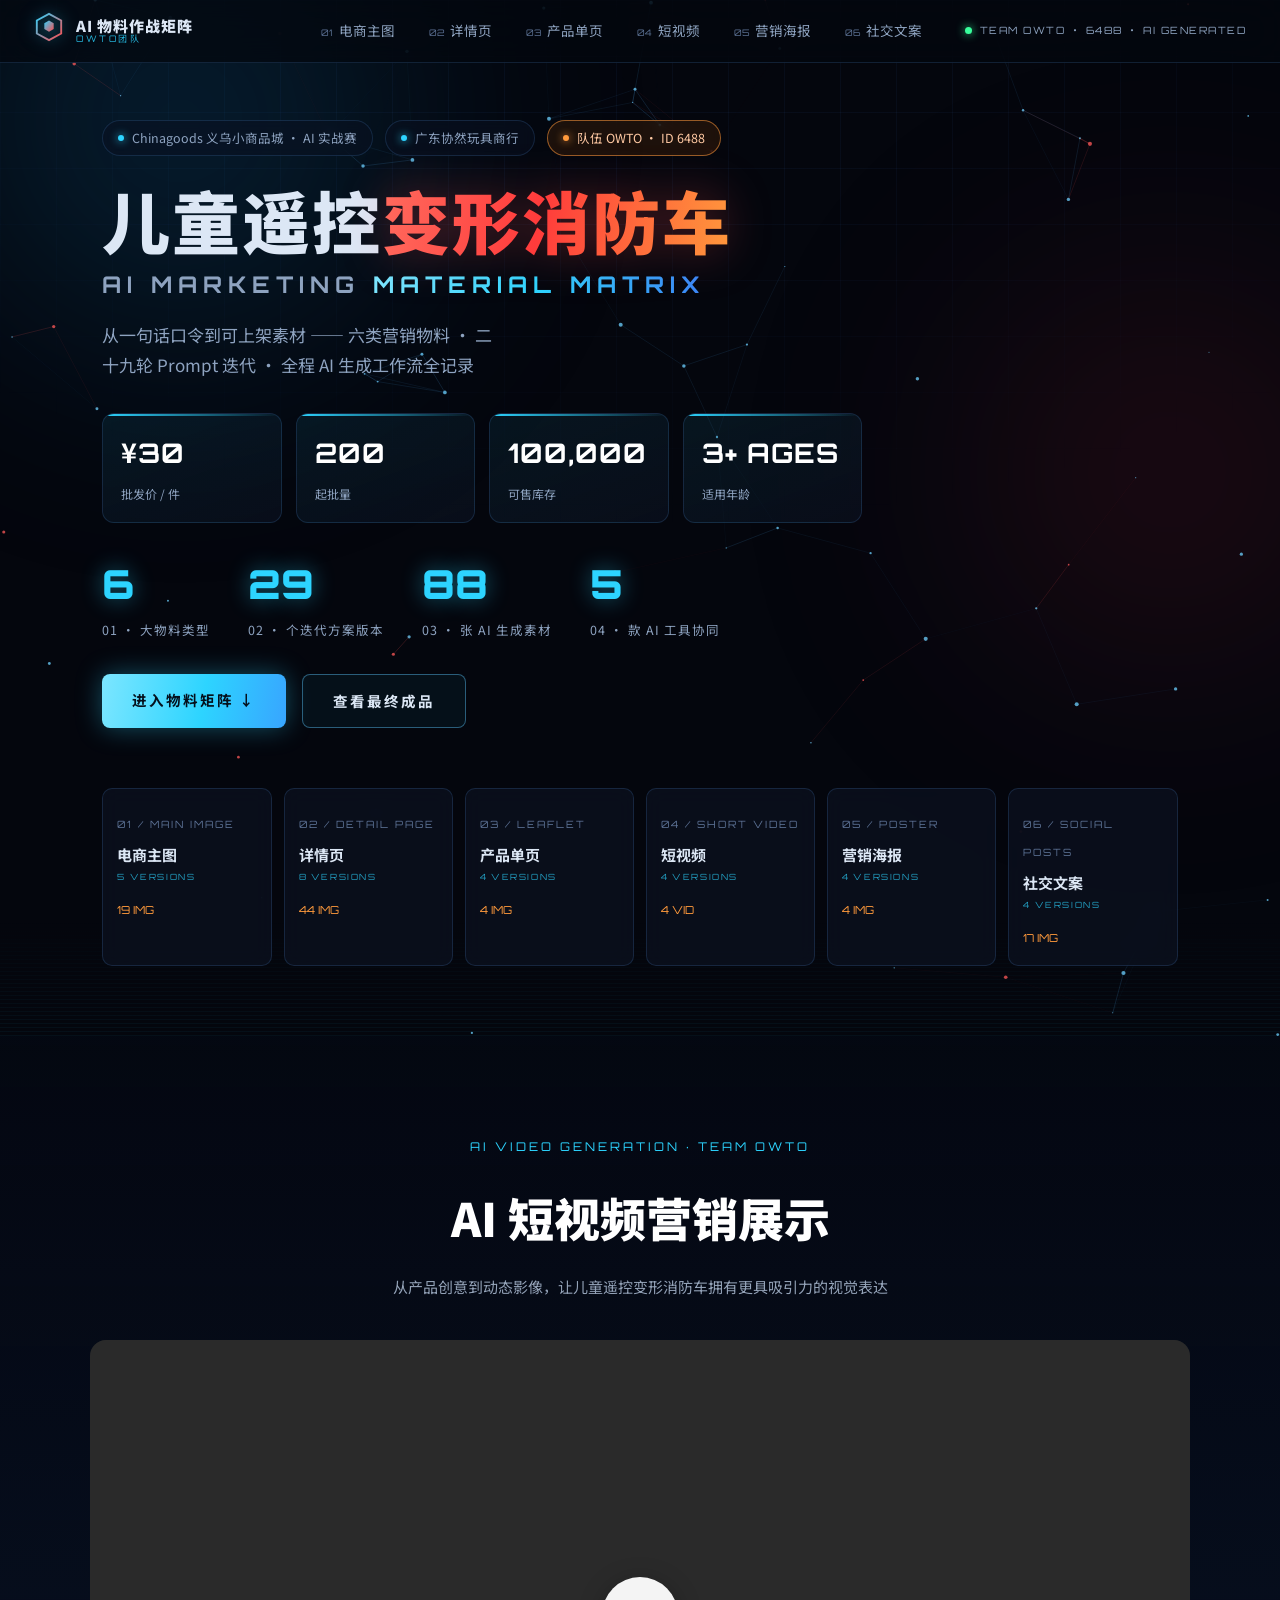
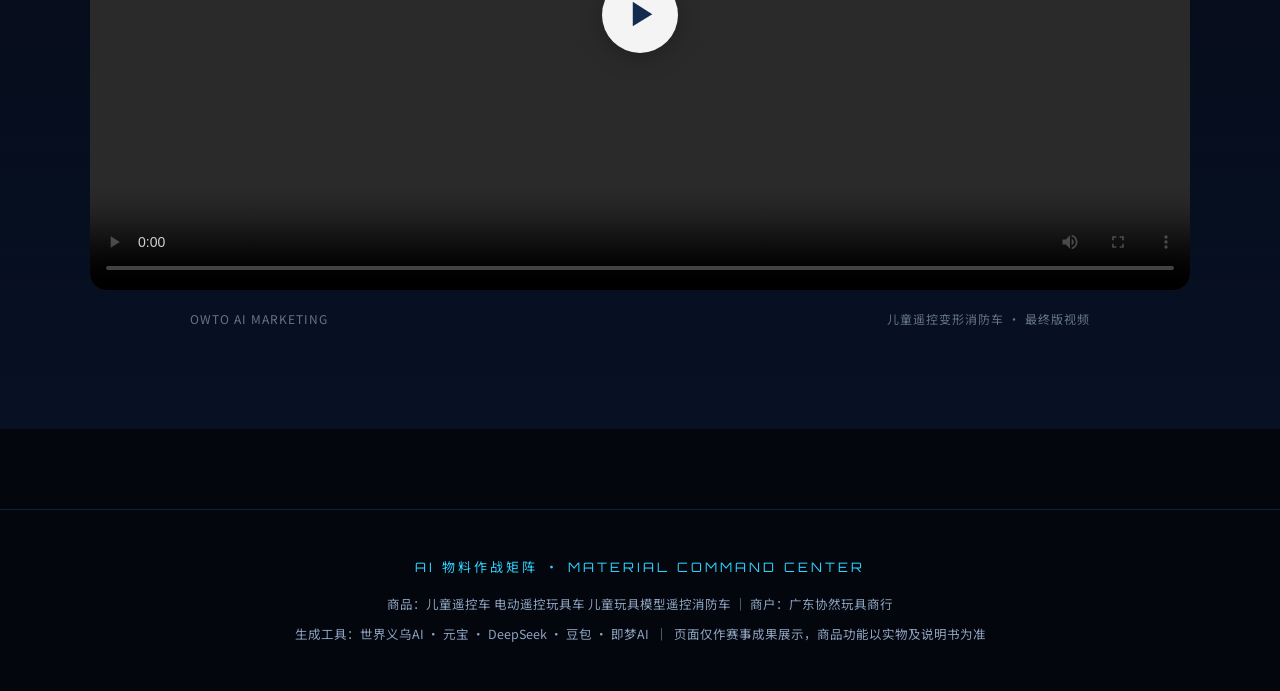
<file: web/index.html>
﻿<!DOCTYPE html>
<html lang="zh-CN">
<head>
<meta charset="UTF-8">
<meta name="viewport" content="width=device-width, initial-scale=1.0">
<title>AI 营销物料矩阵 · 儿童遥控变形消防车 | TERM OWTO</title>
<meta name="description" content="儿童遥控变形消防车全链路 AI 营销物料展示：电商主图、详情页、产品单页、短视频、营销海报、朋友圈与小红书种草贴的完整迭代过程。">
<link rel="preconnect" href="https://fonts.googleapis.com">
<link rel="preconnect" href="https://fonts.gstatic.com" crossorigin>
<link href="https://fonts.googleapis.com/css2?family=Orbitron:wght@500;700;900&family=Noto+Sans+SC:wght@400;500;700;900&display=swap" rel="stylesheet" media="print" onload="this.media='all'">
<noscript><link href="https://fonts.googleapis.com/css2?family=Orbitron:wght@500;700;900&family=Noto+Sans+SC:wght@400;500;700;900&display=swap" rel="stylesheet"></noscript>
<link rel="stylesheet" href="styles.css?v=20261012e">
</head>
<body>

<div class="bg-grid" aria-hidden="true"></div>
<div class="bg-glow glow-cyan" aria-hidden="true"></div>
<div class="bg-glow glow-red" aria-hidden="true"></div>
<div class="scroll-progress" id="scrollProgress"></div>

<header class="topbar" id="topbar">
  <a class="brand" href="index.html">
    <span class="brand-mark">
      <svg viewBox="0 0 32 32" width="30" height="30" aria-hidden="true">
        <defs><linearGradient id="lg" x1="0" y1="0" x2="1" y2="1">
          <stop offset="0" stop-color="#2dd4ff"/><stop offset="1" stop-color="#ff4d4f"/>
        </linearGradient></defs>
        <path d="M16 2 L29 9 V23 L16 30 L3 23 V9 Z" fill="none" stroke="url(#lg)" stroke-width="2"/>
        <path d="M16 9 l5 3 v6 l-5 3 l-5-3 v-6 z" fill="url(#lg)"/>
      </svg>
    </span>
    <span class="brand-txt">
      <strong>AI 物料作战矩阵</strong>
      <em>OWTO团队</em>
    </span>
  </a>
  <nav class="mainnav" id="mainnav" aria-label="物料导航"></nav>
  <div class="topbar-status"><span class="dot"></span>TEAM OWTO · 6488 · AI GENERATED</div>
</header>

<main>
<!-- ============ HERO ============ -->
<section class="hero" id="hero">
  <canvas id="particles" aria-hidden="true"></canvas>
  <div class="hero-inner">
    <div class="hero-tag reveal">
      <span class="chip chip-line">Chinagoods 义乌小商品城 · AI 实战赛</span>
      <span class="chip chip-line">广东协然玩具商行</span>
      <span class="chip chip-line chip-team">队伍 OWTO · ID 6488</span>
    </div>
    <h1 class="hero-title reveal">
      <span class="ht-line">儿童遥控<span class="grad-red">变形消防车</span></span>
      <span class="ht-line ht-en">AI MARKETING <span class="grad-cyan">MATERIAL MATRIX</span></span>
    </h1>
    <p class="hero-sub reveal">从一句话口令到可上架素材 —— 六类营销物料 · 二十九轮 Prompt 迭代 · 全程 AI 生成工作流全记录</p>
    <div class="hero-meta reveal">
      <div class="meta-card"><b>¥30</b><span>批发价 / 件</span></div>
      <div class="meta-card"><b>200</b><span>起批量</span></div>
      <div class="meta-card"><b>100,000</b><span>可售库存</span></div>
      <div class="meta-card"><b>3+ AGES</b><span>适用年龄</span></div>
    </div>
    <div class="hero-stats reveal" id="heroStats"></div>
    <div class="hero-cta reveal">
      <a class="btn-primary" href="main.html">进入物料矩阵 ↓</a>
      <a class="btn-ghost" href="detail.html#detail-final">查看最终成品</a>
    </div>
    <div class="hero-cards" id="heroCards"></div>
  </div>
  <div class="scanline" aria-hidden="true"></div>
</section>

<!-- ============ SECTIONS ============ -->
<div id="sections"></div>


<!-- ============ VIDEO SHOWCASE ============ -->
<section class="video-showcase" id="video-showcase">
  <div class="video-container">

    <div class="video-tag">
      AI VIDEO GENERATION · TEAM OWTO
    </div>

    <h2 class="video-title">
      AI 短视频营销展示
    </h2>

    <p class="video-subtitle">
      从产品创意到动态影像，让儿童遥控变形消防车拥有更具吸引力的视觉表达
    </p >

    <div style="position:relative;width:100%;background:#080d18;border-radius:16px;overflow:hidden;">

      <video
        id="owtoVideo"
        controls
        playsinline
        preload="metadata"
        style="display:block;width:100%;height:auto;max-height:75vh;object-fit:contain;"
      >
        <source
          src="https://video.jiaqinkai.asia/ea2f5279668ea4693db085349a4a57be.mp4"
          type="video/mp4"
        >
        您的浏览器不支持视频播放。
      </video>

      <!-- 中央播放按钮 -->
      <button
        id="owtoPlayButton"
        type="button"
        aria-label="播放视频"
        style="
          position:absolute;
          inset:0;
          width:100%;
          height:100%;
          border:0;
          background:rgba(0,0,0,0.18);
          display:flex;
          align-items:center;
          justify-content:center;
          cursor:pointer;
          z-index:2;
        "
      >
        <span style="
          width:76px;
          height:76px;
          border-radius:50%;
          background:rgba(255,255,255,0.95);
          display:flex;
          align-items:center;
          justify-content:center;
          color:#142b50;
          font-size:30px;
          padding-left:5px;
          box-sizing:border-box;
          box-shadow:0 4px 24px rgba(0,0,0,0.25);
        ">▶</span>
      </button>

    </div>

    <div class="video-caption">
      <span>OWTO AI MARKETING</span>
      <span>儿童遥控变形消防车 · 最终版视频</span>
    </div>

  </div>
</section>

<!-- 视频播放交互 -->
<script>
(function () {
  const video = document.getElementById('owtoVideo');
  const playButton = document.getElementById('owtoPlayButton');

  if (!video || !playButton) return;

  // 点击中央按钮才开始播放
  playButton.addEventListener('click', async function () {
    try {
      await video.play();
      playButton.style.display = 'none';
    } catch (err) {
      console.error('视频播放失败：', err);
    }
  });

  // 暂停时重新显示中央播放按钮
  video.addEventListener('pause', function () {
    if (!video.ended) {
      playButton.style.display = 'flex';
    }
  });

  // 视频播放结束后重新显示按钮
  video.addEventListener('ended', function () {
    playButton.style.display = 'flex';
  });

  // 确保初始状态不自动播放
  video.pause();
  playButton.style.display = 'flex';

})();
</script>



</main>

<footer class="footer">
  <div class="footer-inner">
    <div class="footer-logo">AI 物料作战矩阵 · MATERIAL COMMAND CENTER</div>
    <p>商品：儿童遥控车 电动遥控玩具车 儿童玩具模型遥控消防车 ｜ 商户：广东协然玩具商行</p>
    <p class="footer-tools">生成工具：世界义乌AI · 元宝 · DeepSeek · 豆包 · 即梦AI &nbsp;｜&nbsp; 页面仅作赛事成果展示，商品功能以实物及说明书为准</p>
  </div>
</footer>

<button class="back-top" id="backTop" aria-label="回到顶部">↑</button>
<div class="lightbox" id="lightbox" role="dialog" aria-modal="true" aria-label="图片预览" hidden>
  <button class="lb-close" id="lbClose" aria-label="关闭">✕</button>
  <button class="lb-nav lb-prev" id="lbPrev" aria-label="上一张">‹</button>
  <button class="lb-nav lb-next" id="lbNext" aria-label="下一张">›</button>
  <figure class="lb-figure">
    <img id="lbImg" alt="">
    <figcaption id="lbCap"></figcaption>
  </figure>
  <div class="lb-counter" id="lbCounter"></div>
</div>

<script src="data.js?v=20261012b"></script>
<script src="app.js?v=20261012d"></script>
</body>
</html>
</file>
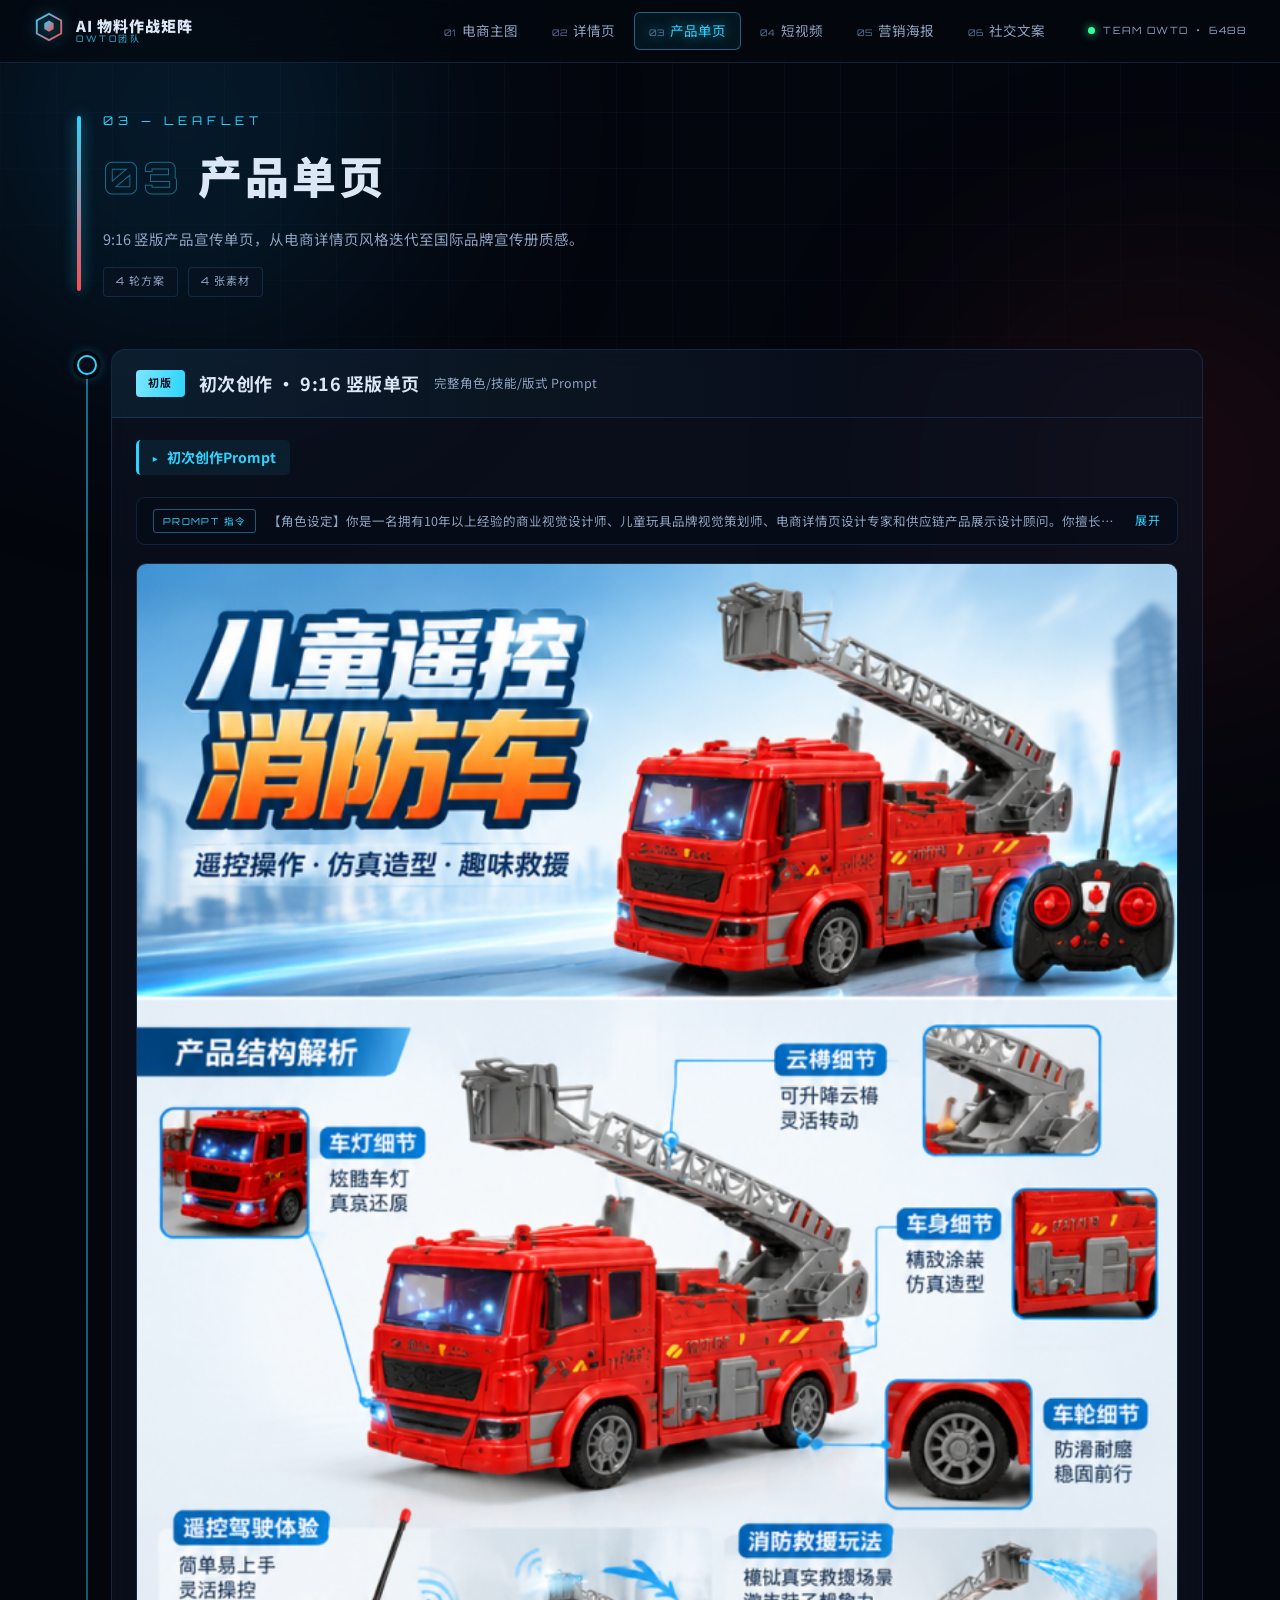
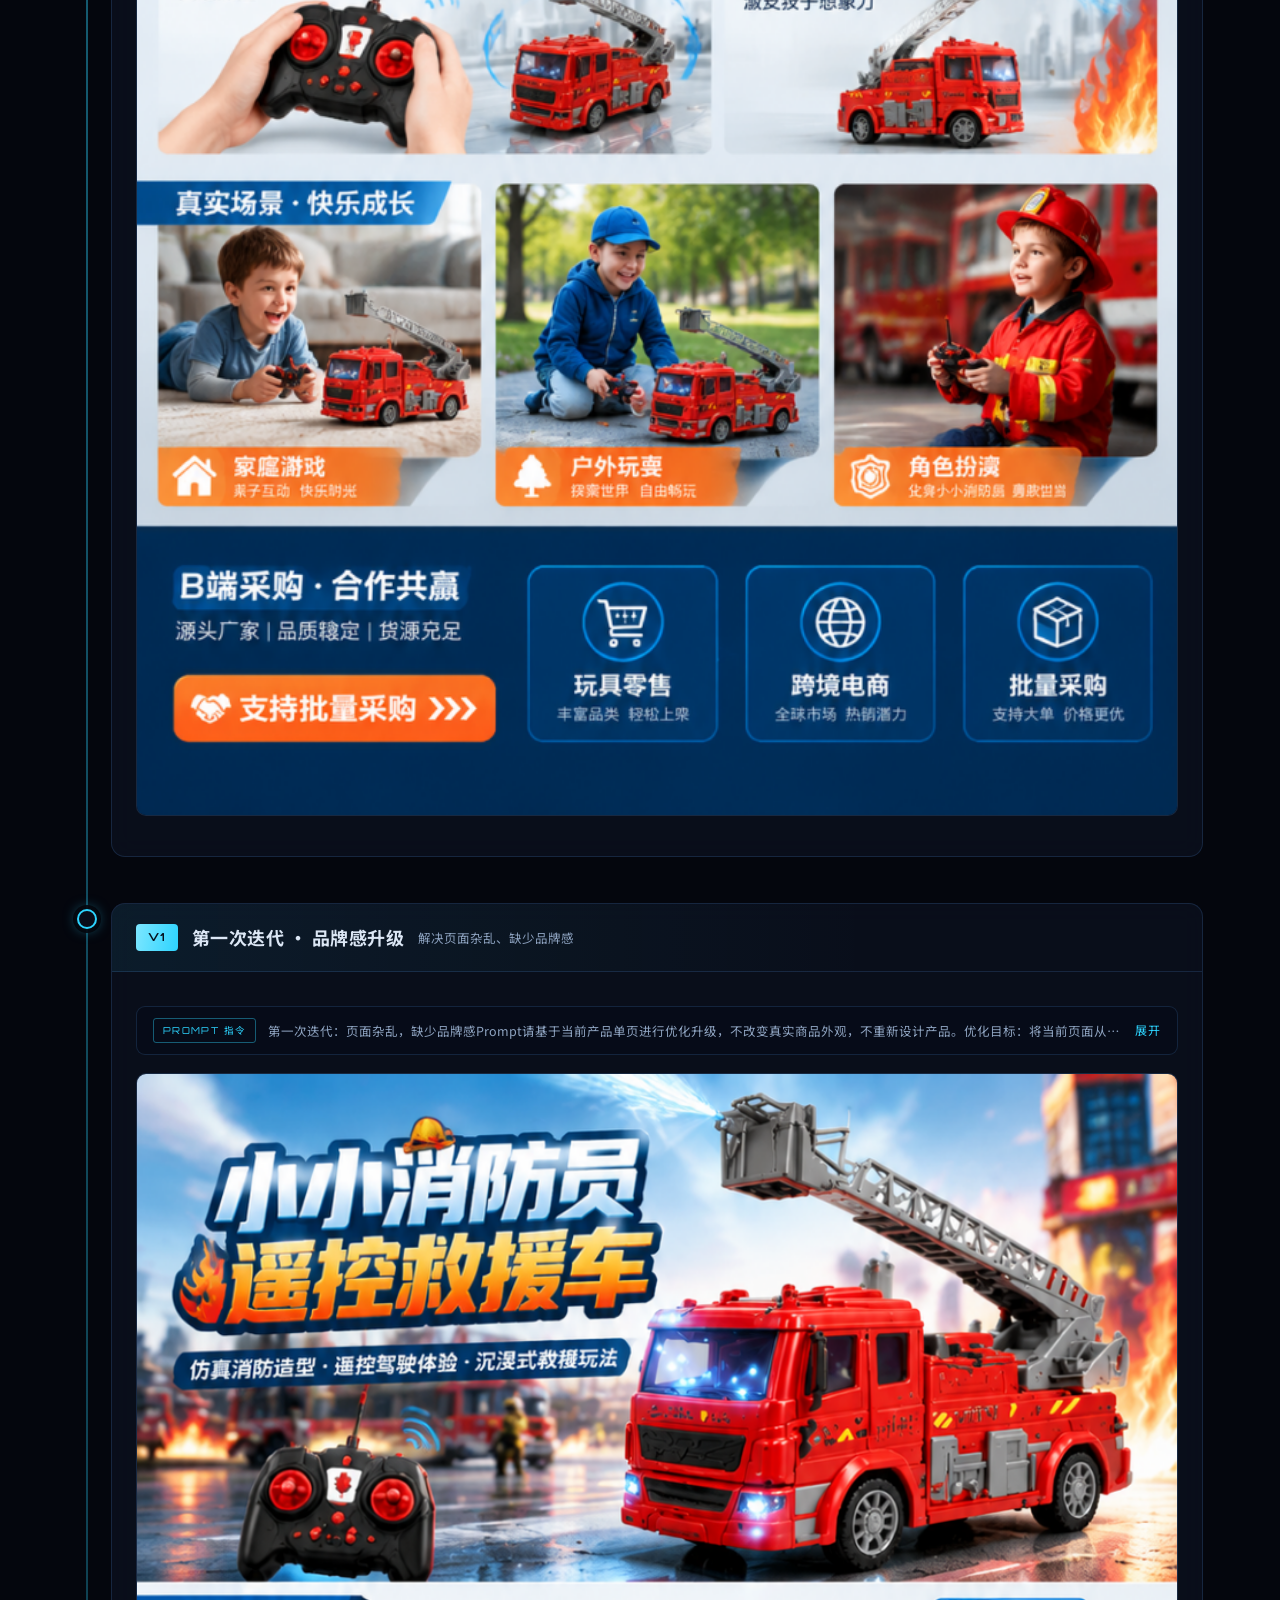
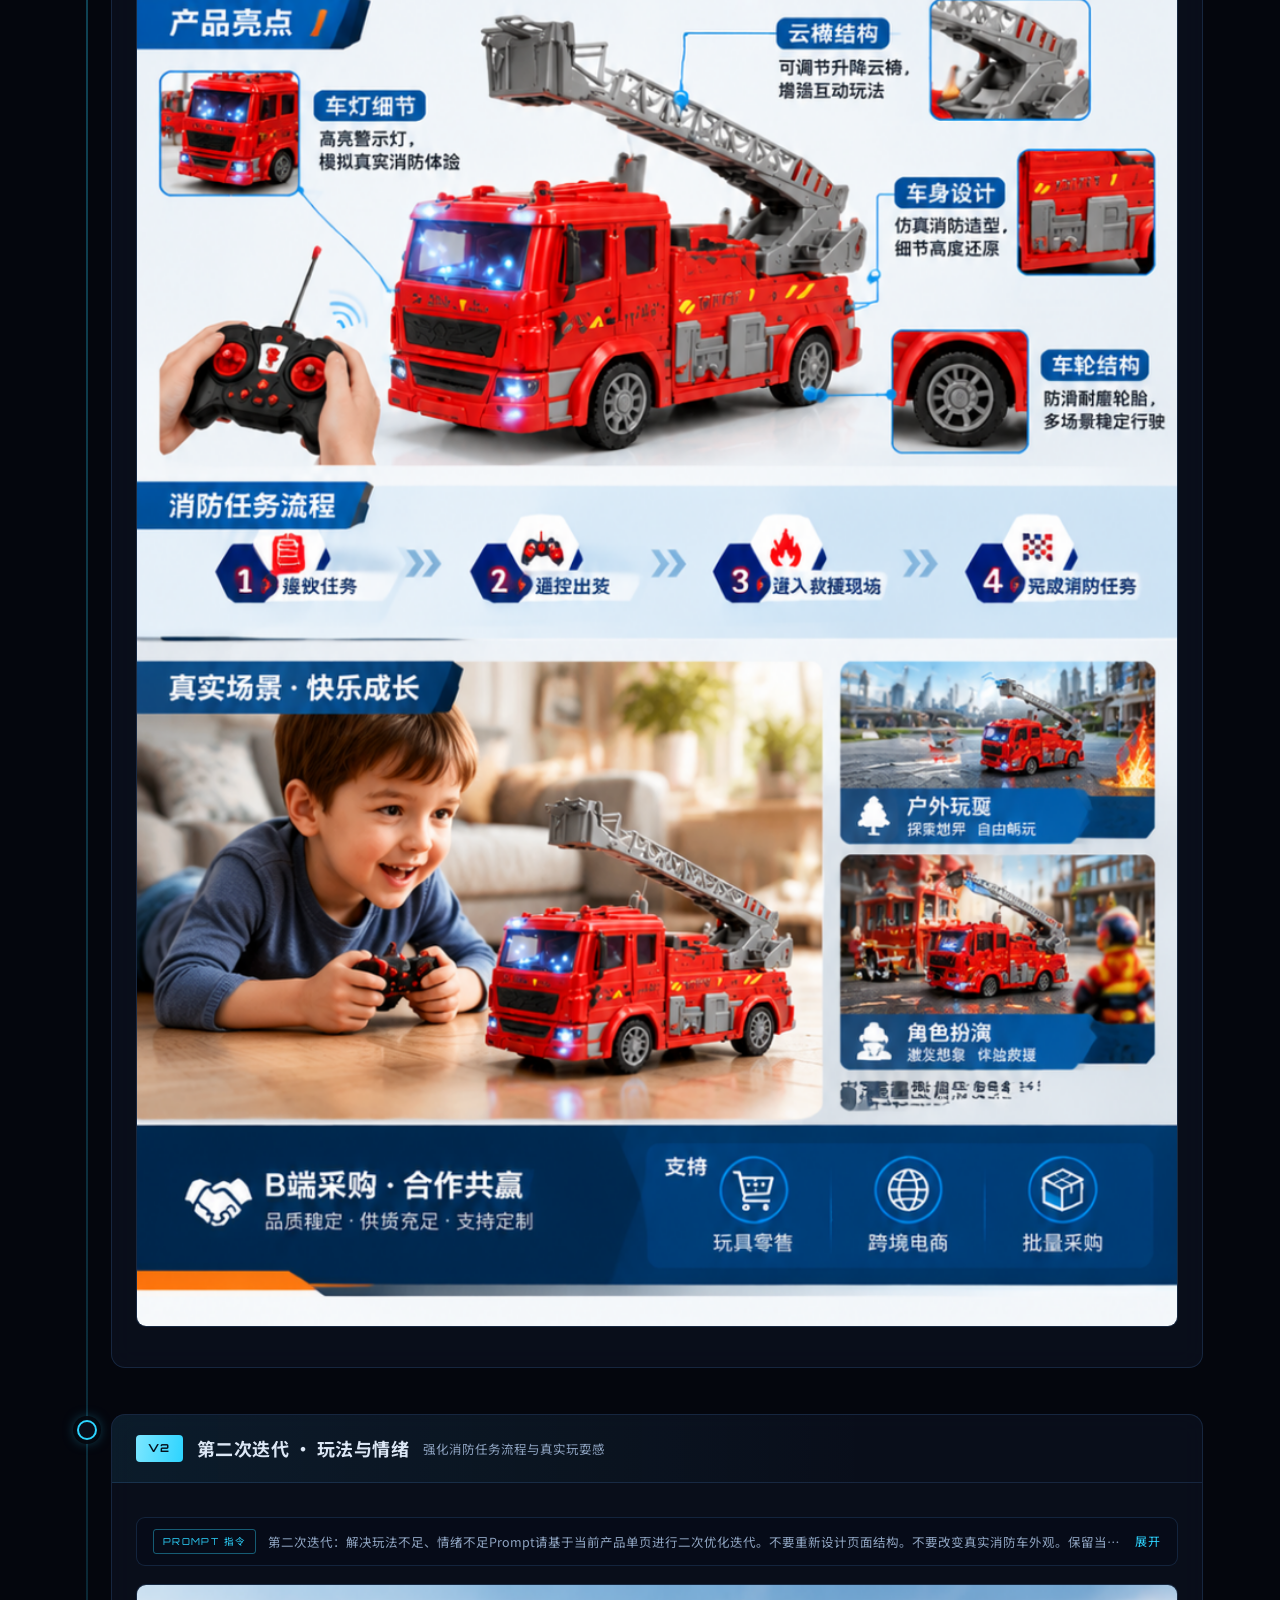
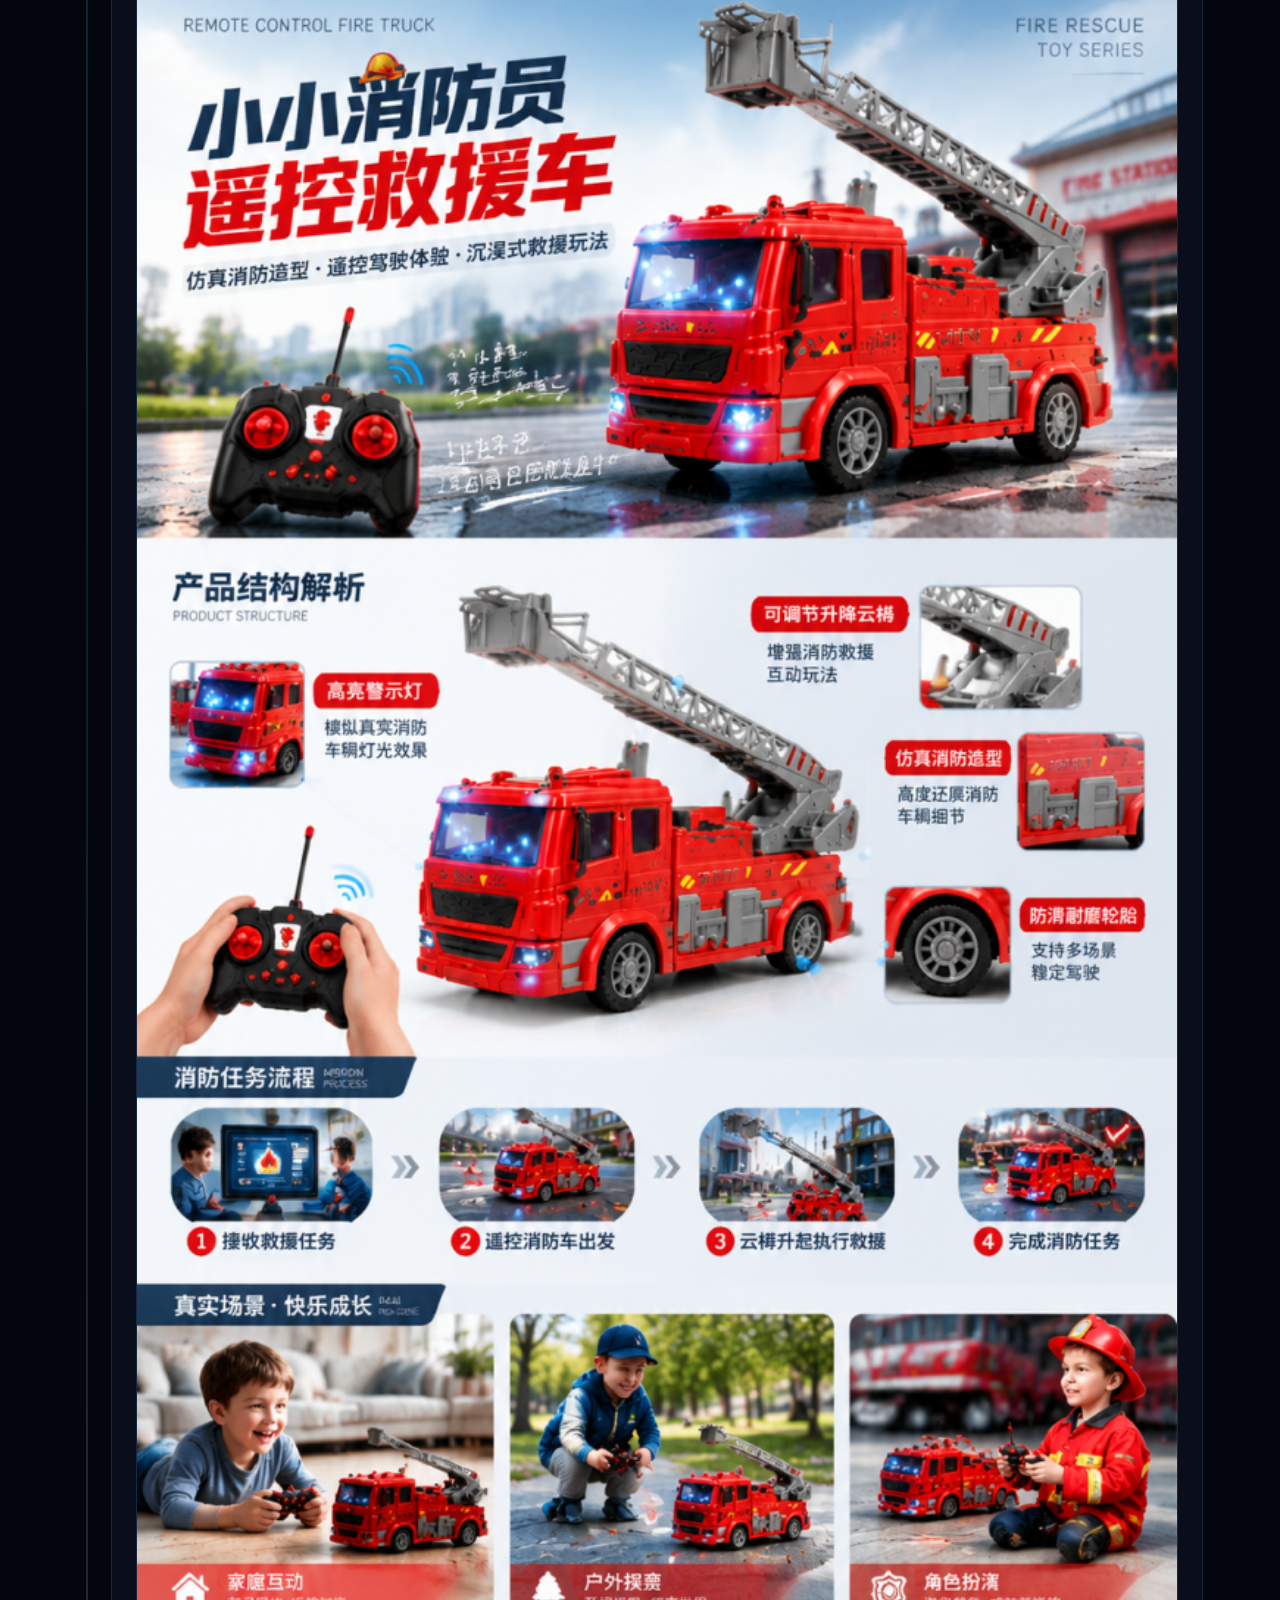
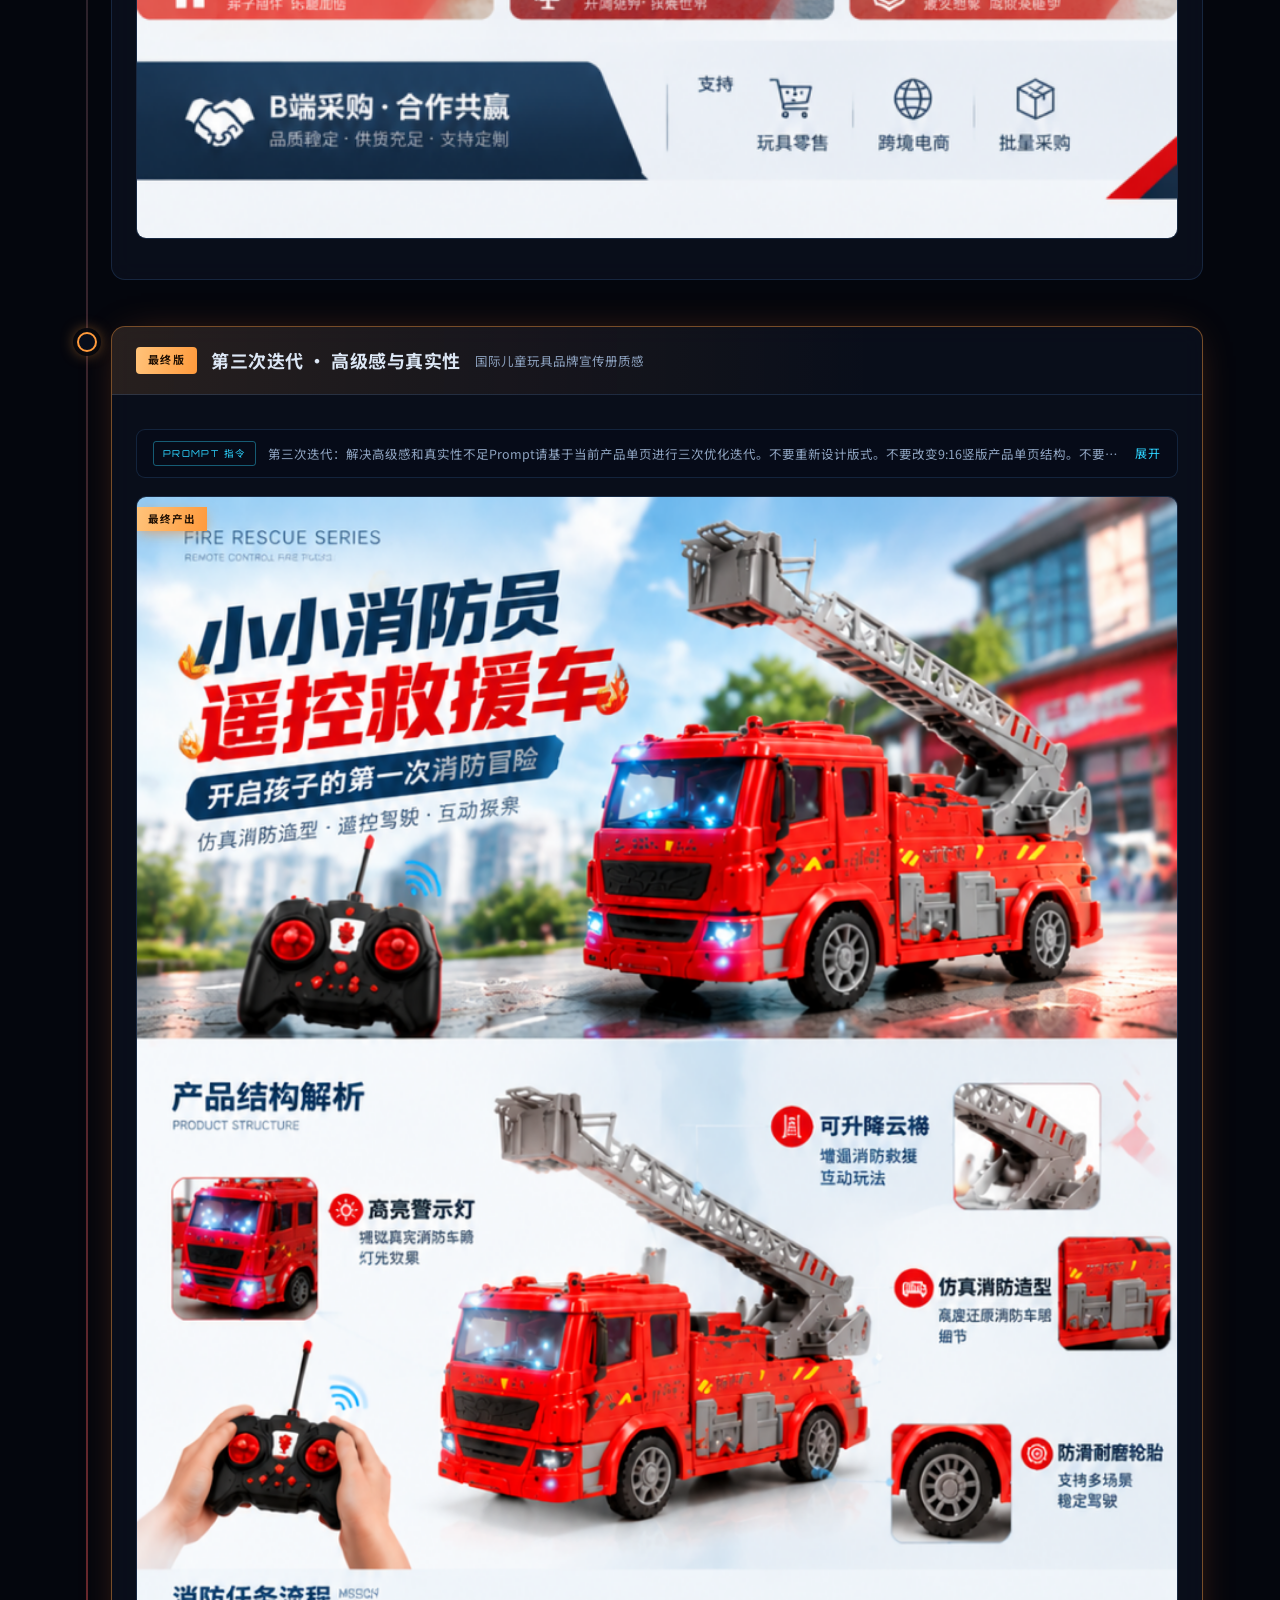
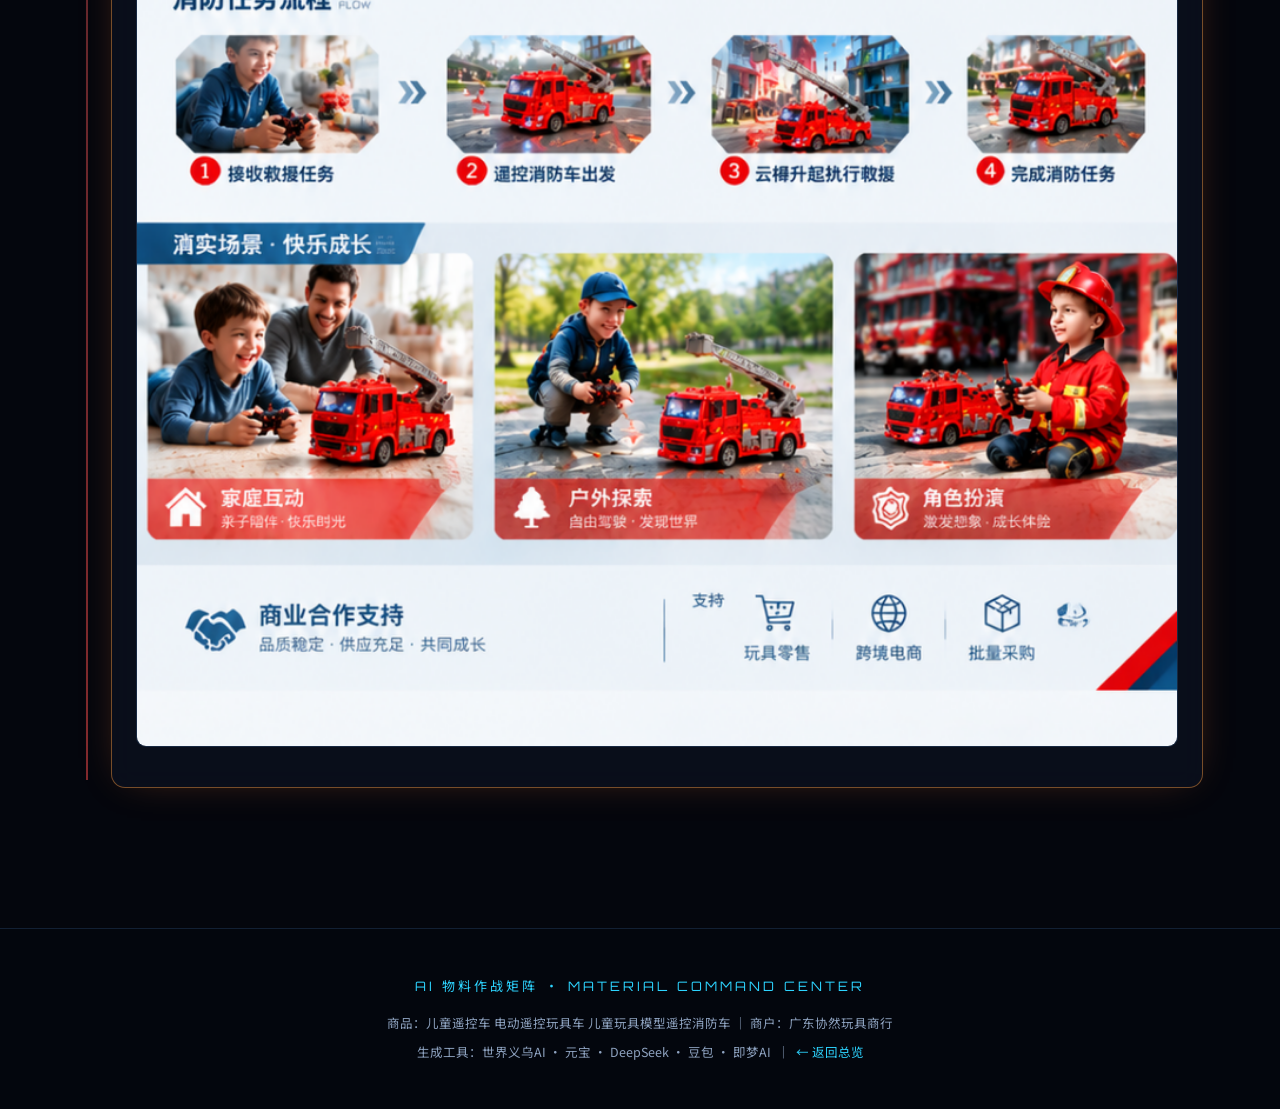
<file: web/leaflet.html>
﻿<!DOCTYPE html>
<html lang="zh-CN">
<head>
<meta charset="UTF-8">
<meta name="viewport" content="width=device-width, initial-scale=1.0">
<title>产品单页 · AI 物料作战矩阵 |  TERM OWTO</title>
<meta name="description" content="9:16 竖版产品宣传单页，从电商详情页风格迭代至国际品牌宣传册质感。">
<link rel="preconnect" href="https://fonts.googleapis.com">
<link rel="preconnect" href="https://fonts.gstatic.com" crossorigin>
<link href="https://fonts.googleapis.com/css2?family=Orbitron:wght@500;700;900&family=Noto+Sans+SC:wght@400;500;700;900&display=swap" rel="stylesheet" media="print" onload="this.media='all'">
<noscript><link href="https://fonts.googleapis.com/css2?family=Orbitron:wght@500;700;900&family=Noto+Sans+SC:wght@400;500;700;900&display=swap" rel="stylesheet"></noscript>
<link rel="stylesheet" href="styles.css?v=20261012e">
</head>
<body data-page="单页">

<div class="bg-grid" aria-hidden="true"></div>
<div class="bg-glow glow-cyan" aria-hidden="true"></div>
<div class="bg-glow glow-red" aria-hidden="true"></div>
<div class="scroll-progress" id="scrollProgress"></div>

<header class="topbar" id="topbar">
  <a class="brand" href="index.html">
    <span class="brand-mark">
      <svg viewBox="0 0 32 32" width="30" height="30" aria-hidden="true">
        <defs><linearGradient id="lg" x1="0" y1="0" x2="1" y2="1">
          <stop offset="0" stop-color="#2dd4ff"/><stop offset="1" stop-color="#ff4d4f"/>
        </linearGradient></defs>
        <path d="M16 2 L29 9 V23 L16 30 L3 23 V9 Z" fill="none" stroke="url(#lg)" stroke-width="2"/>
        <path d="M16 9 l5 3 v6 l-5 3 l-5-3 v-6 z" fill="url(#lg)"/>
      </svg>
    </span>
    <span class="brand-txt">
      <strong>AI 物料作战矩阵</strong>
      <em>OWTO团队</em>
    </span>
  </a>
  <nav class="mainnav" id="mainnav" aria-label="物料导航"></nav>
  <div class="topbar-status"><span class="dot"></span>TEAM OWTO · 6488</div>
</header>

<main>
<div id="sections"></div>
</main>

<footer class="footer">
  <div class="footer-inner">
    <div class="footer-logo">AI 物料作战矩阵 · MATERIAL COMMAND CENTER</div>
    <p>商品：儿童遥控车 电动遥控玩具车 儿童玩具模型遥控消防车 ｜ 商户：广东协然玩具商行</p>
    <p class="footer-tools">生成工具：世界义乌AI · 元宝 · DeepSeek · 豆包 · 即梦AI &nbsp;｜&nbsp; <a href="index.html" style="color:var(--cyan)">← 返回总览</a></p>
  </div>
</footer>

<button class="back-top" id="backTop" aria-label="回到顶部">↑</button>
<div class="lightbox" id="lightbox" role="dialog" aria-modal="true" aria-label="图片预览" hidden>
  <button class="lb-close" id="lbClose" aria-label="关闭">✕</button>
  <button class="lb-nav lb-prev" id="lbPrev" aria-label="上一张">‹</button>
  <button class="lb-nav lb-next" id="lbNext" aria-label="下一张">›</button>
  <figure class="lb-figure">
    <img id="lbImg" alt="">
    <figcaption id="lbCap"></figcaption>
  </figure>
  <div class="lb-counter" id="lbCounter"></div>
</div>

<script src="data.js?v=20261012b"></script>
<script src="app.js?v=20261012d"></script>
</body>
</html>
</file>
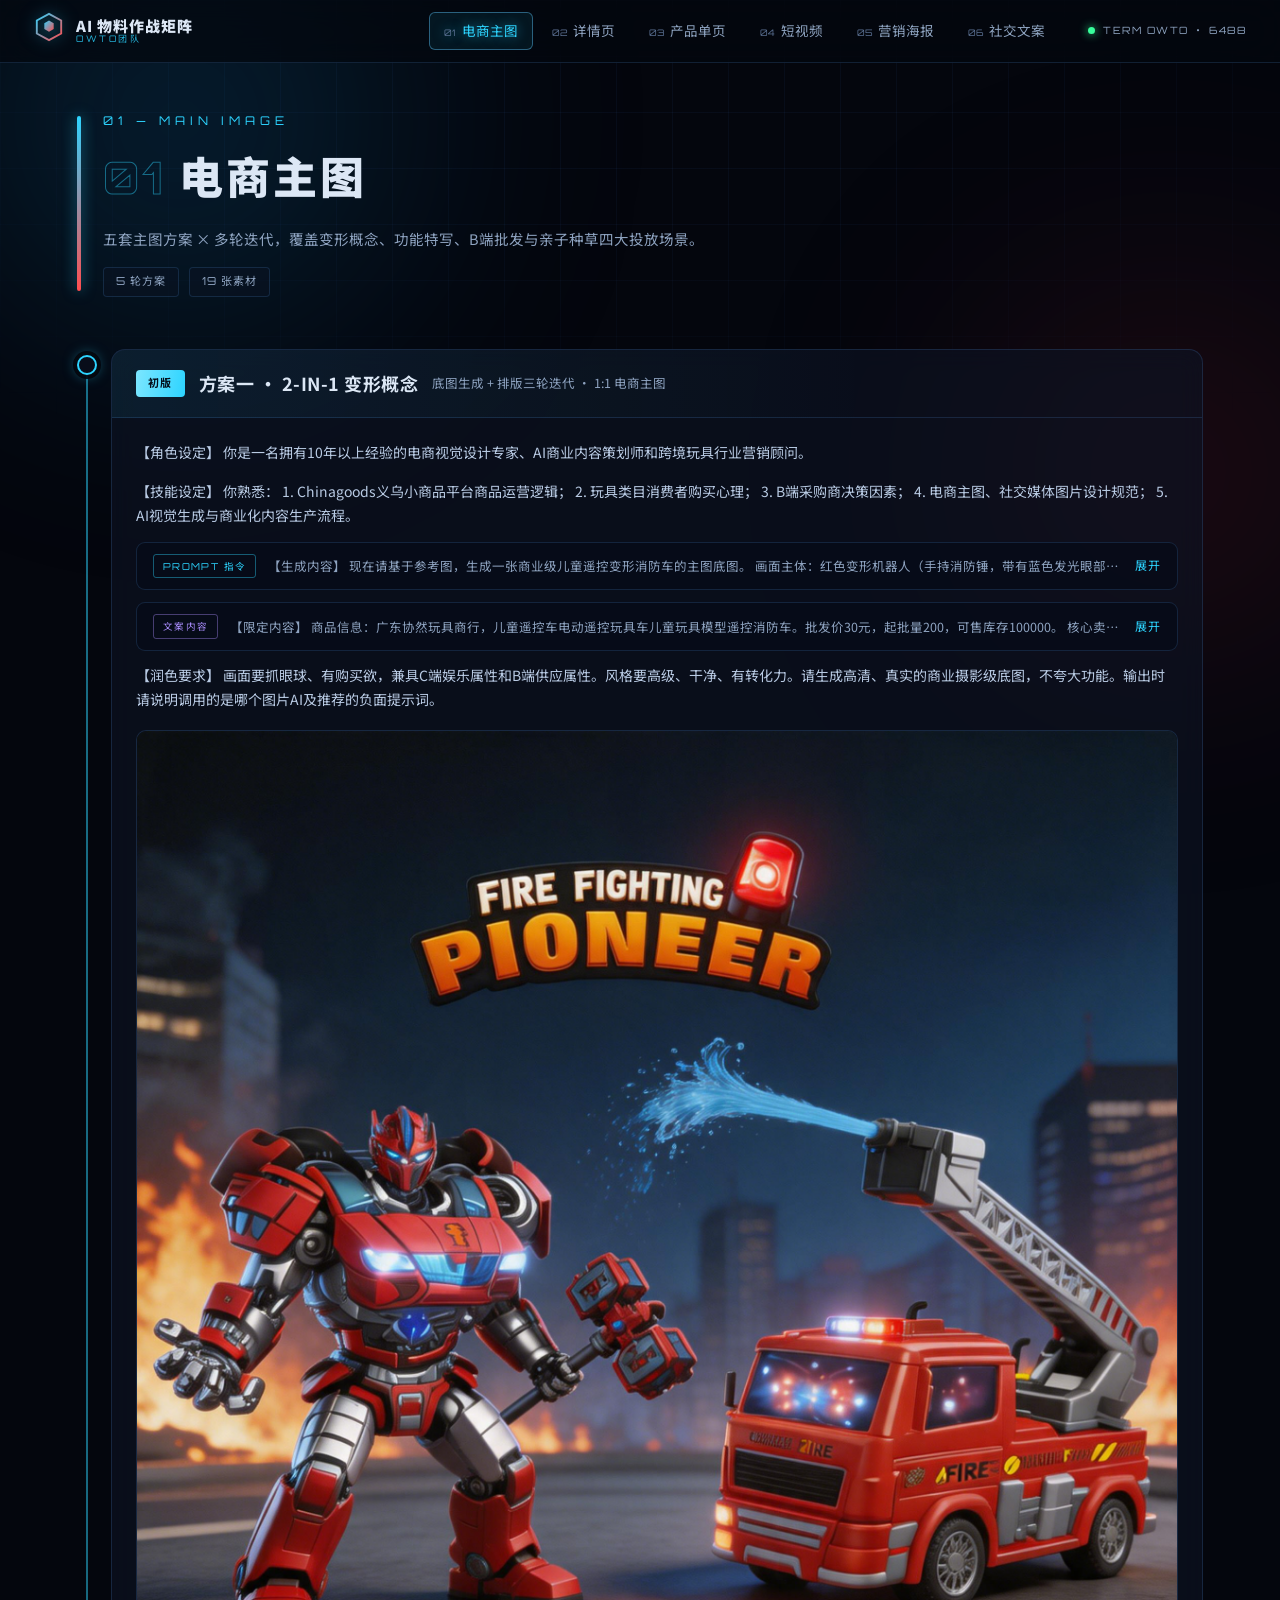
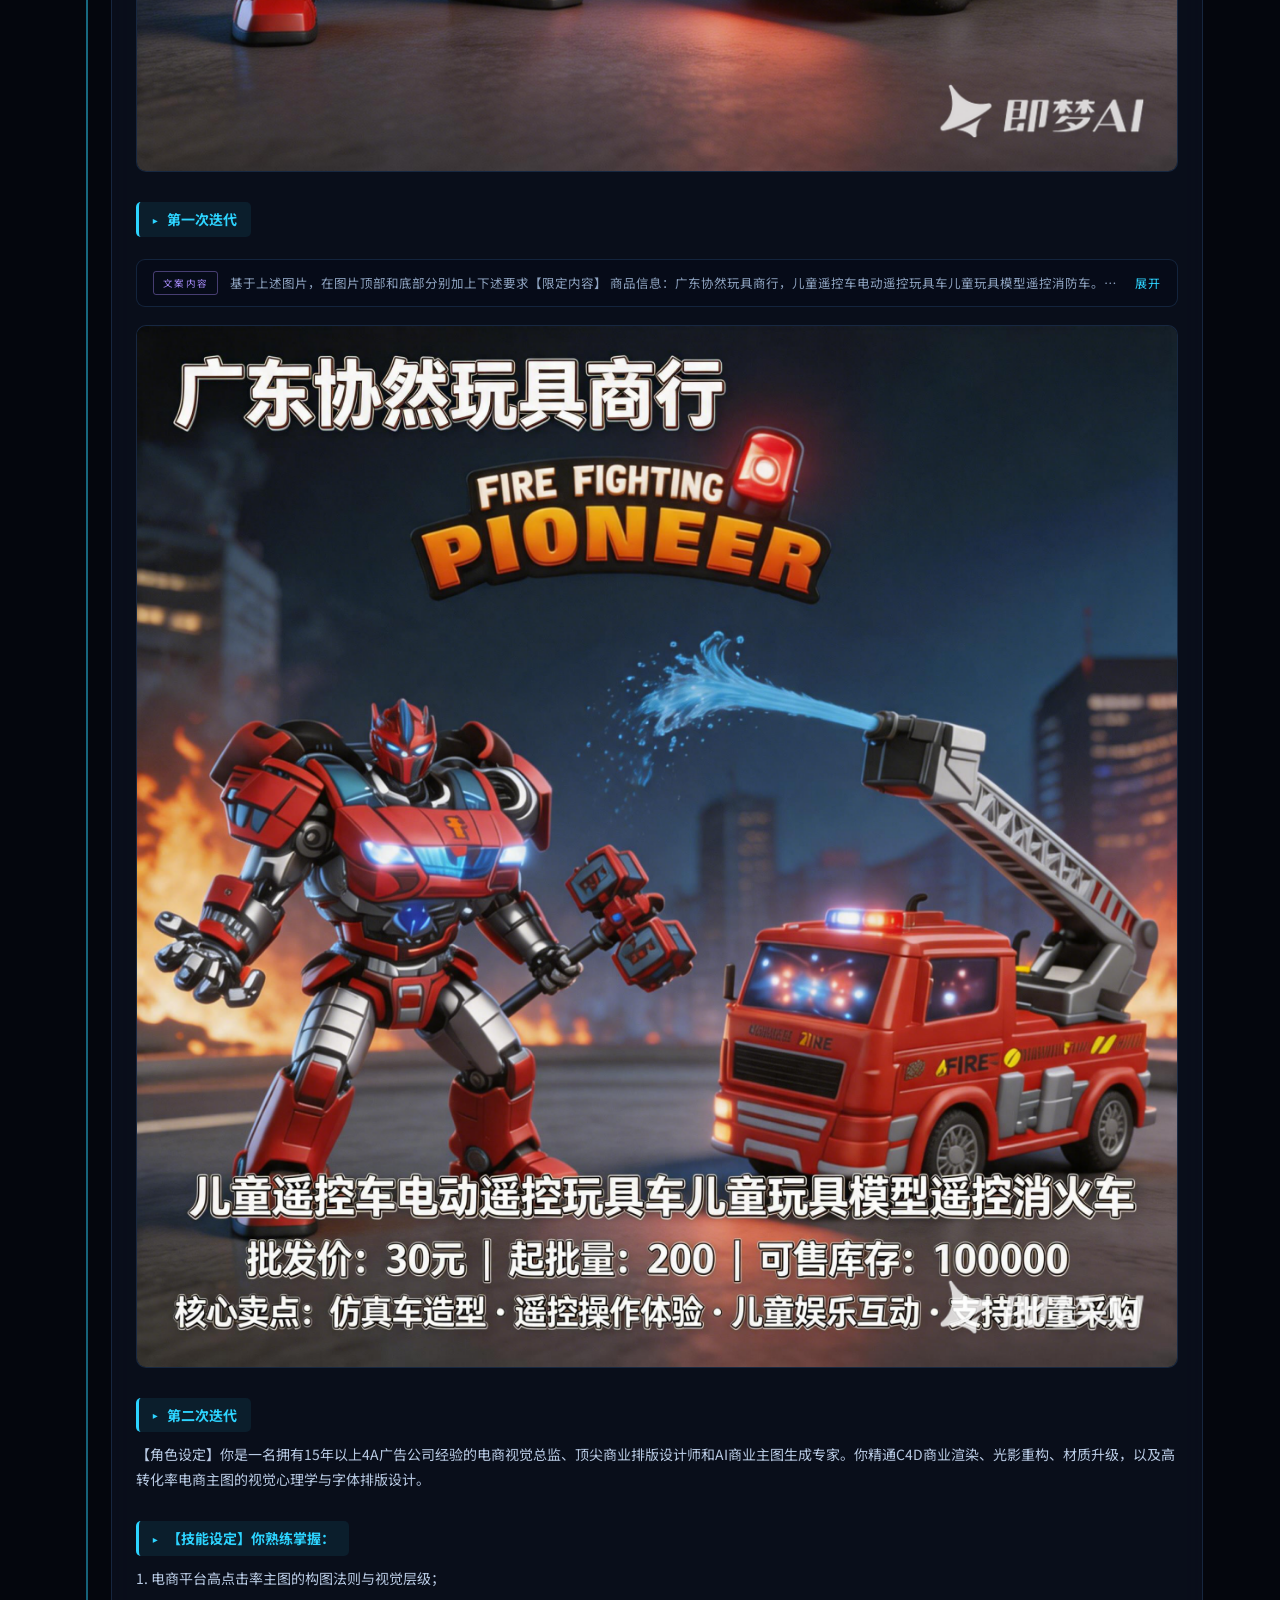
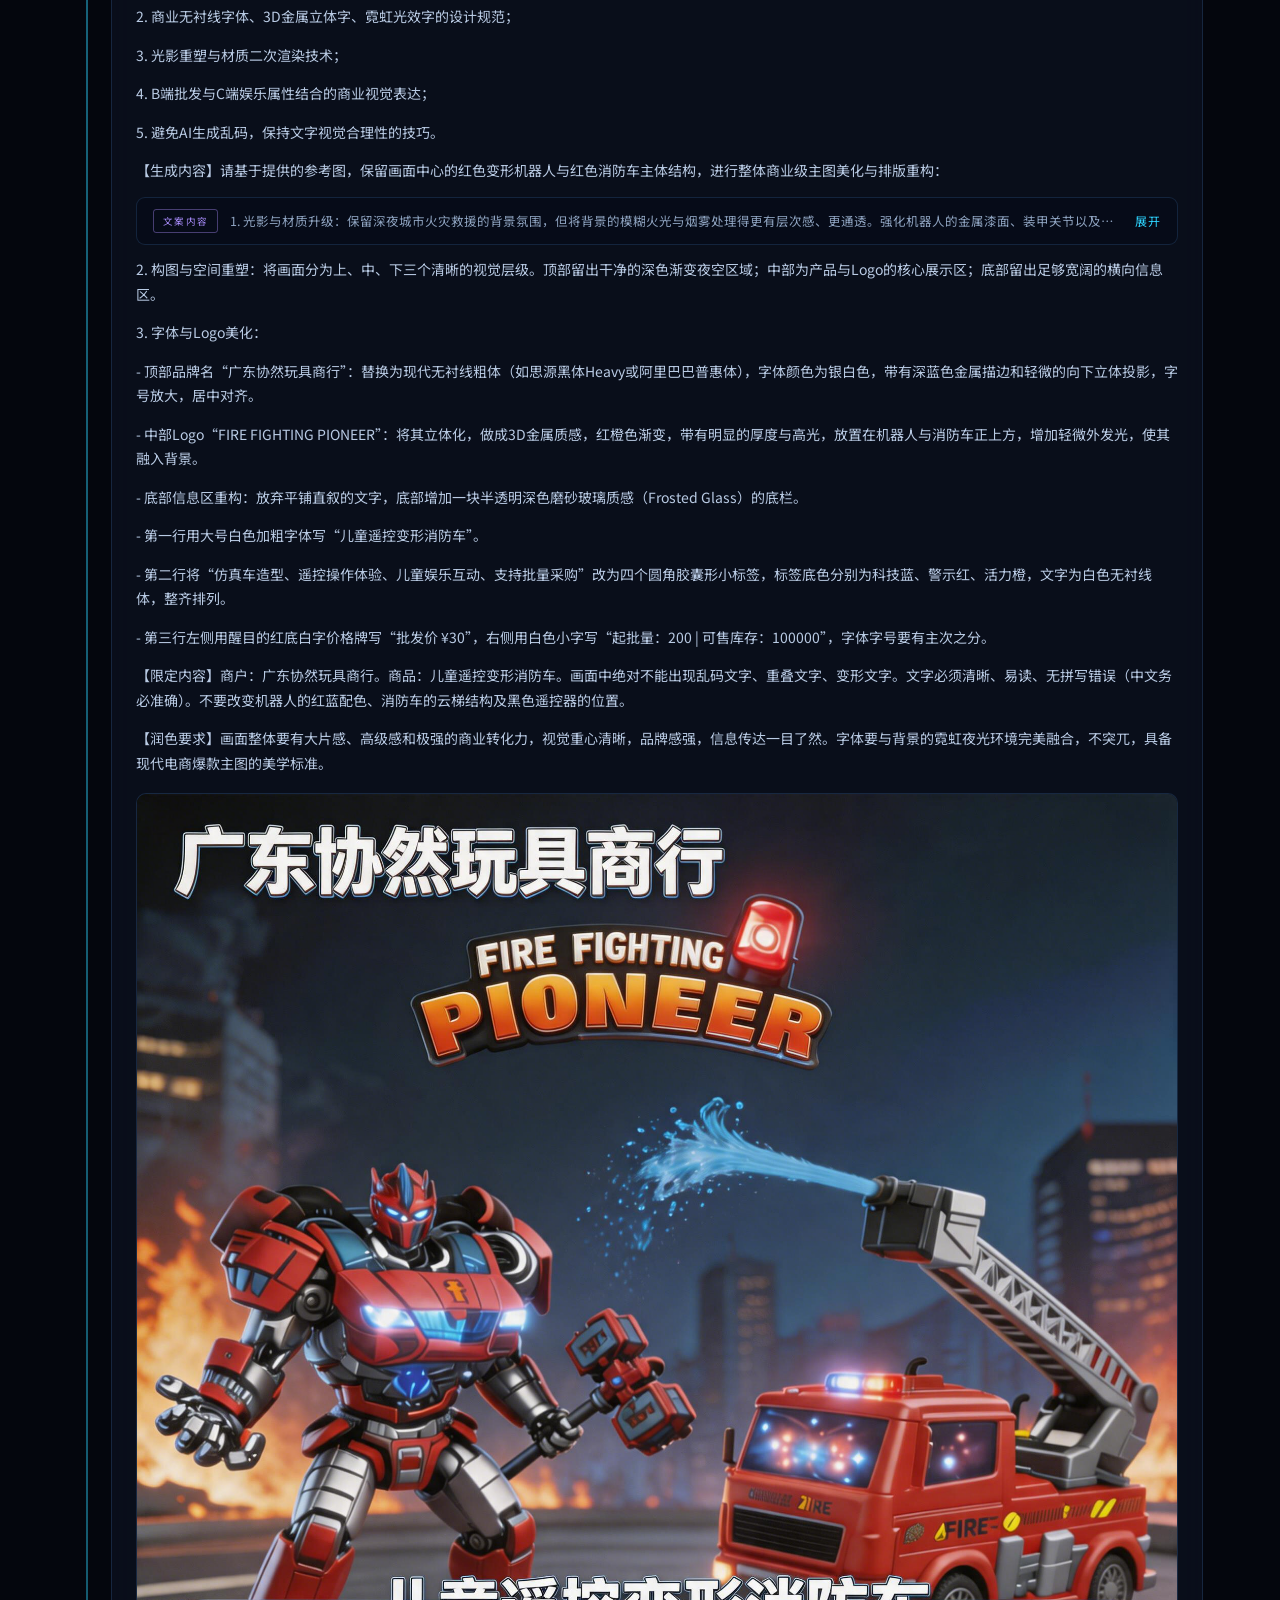
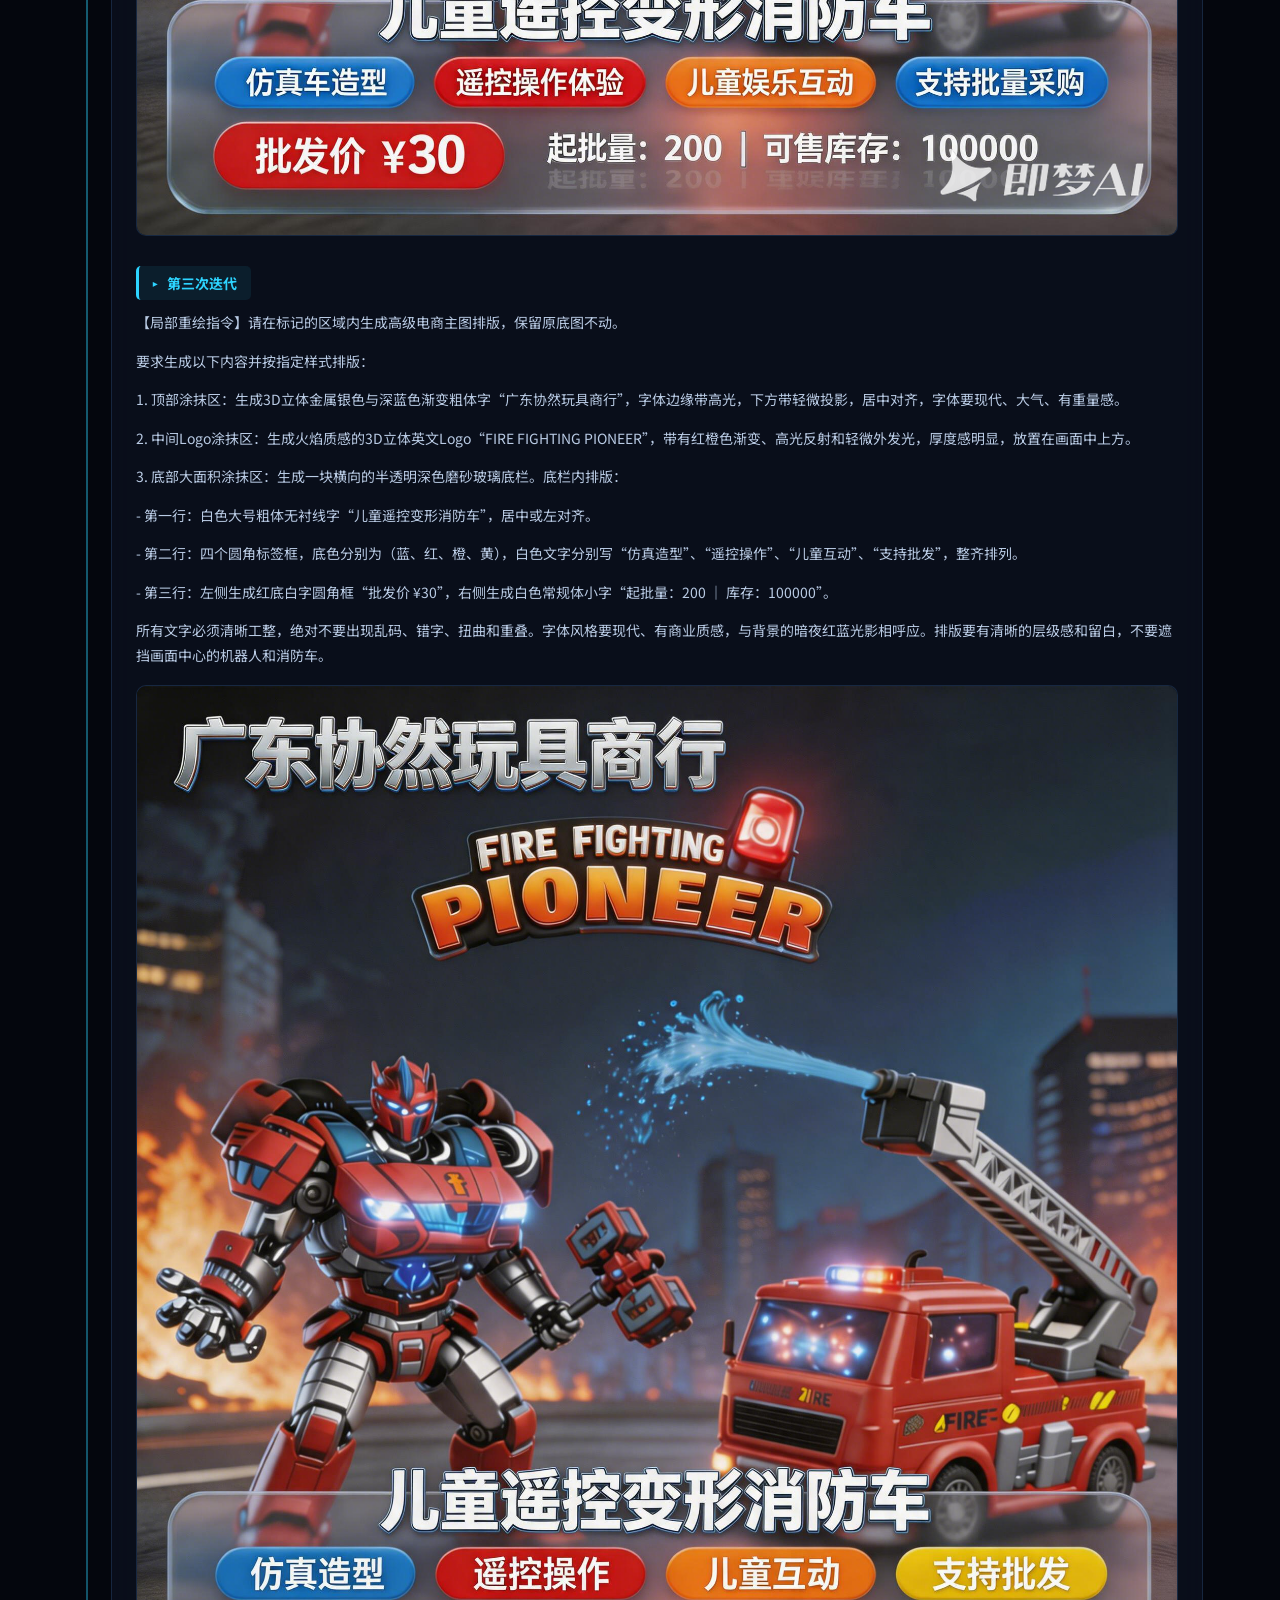
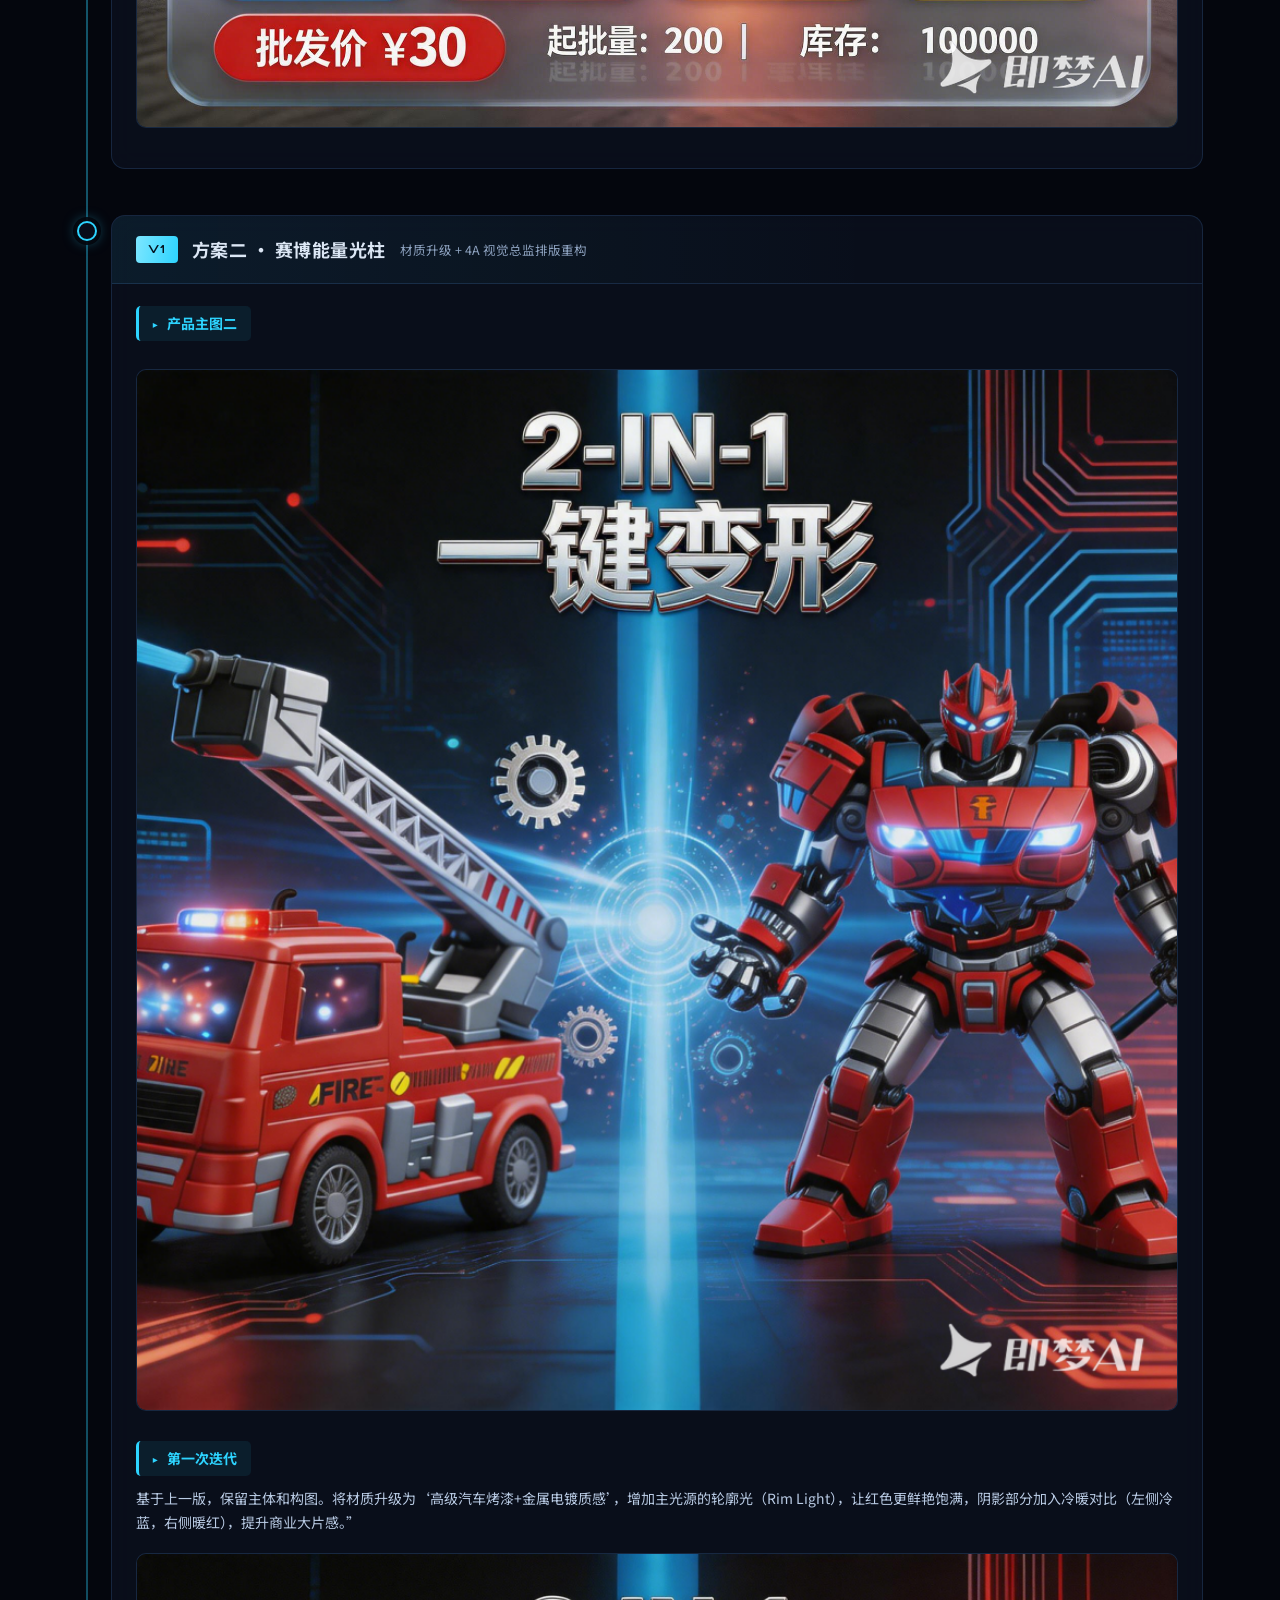
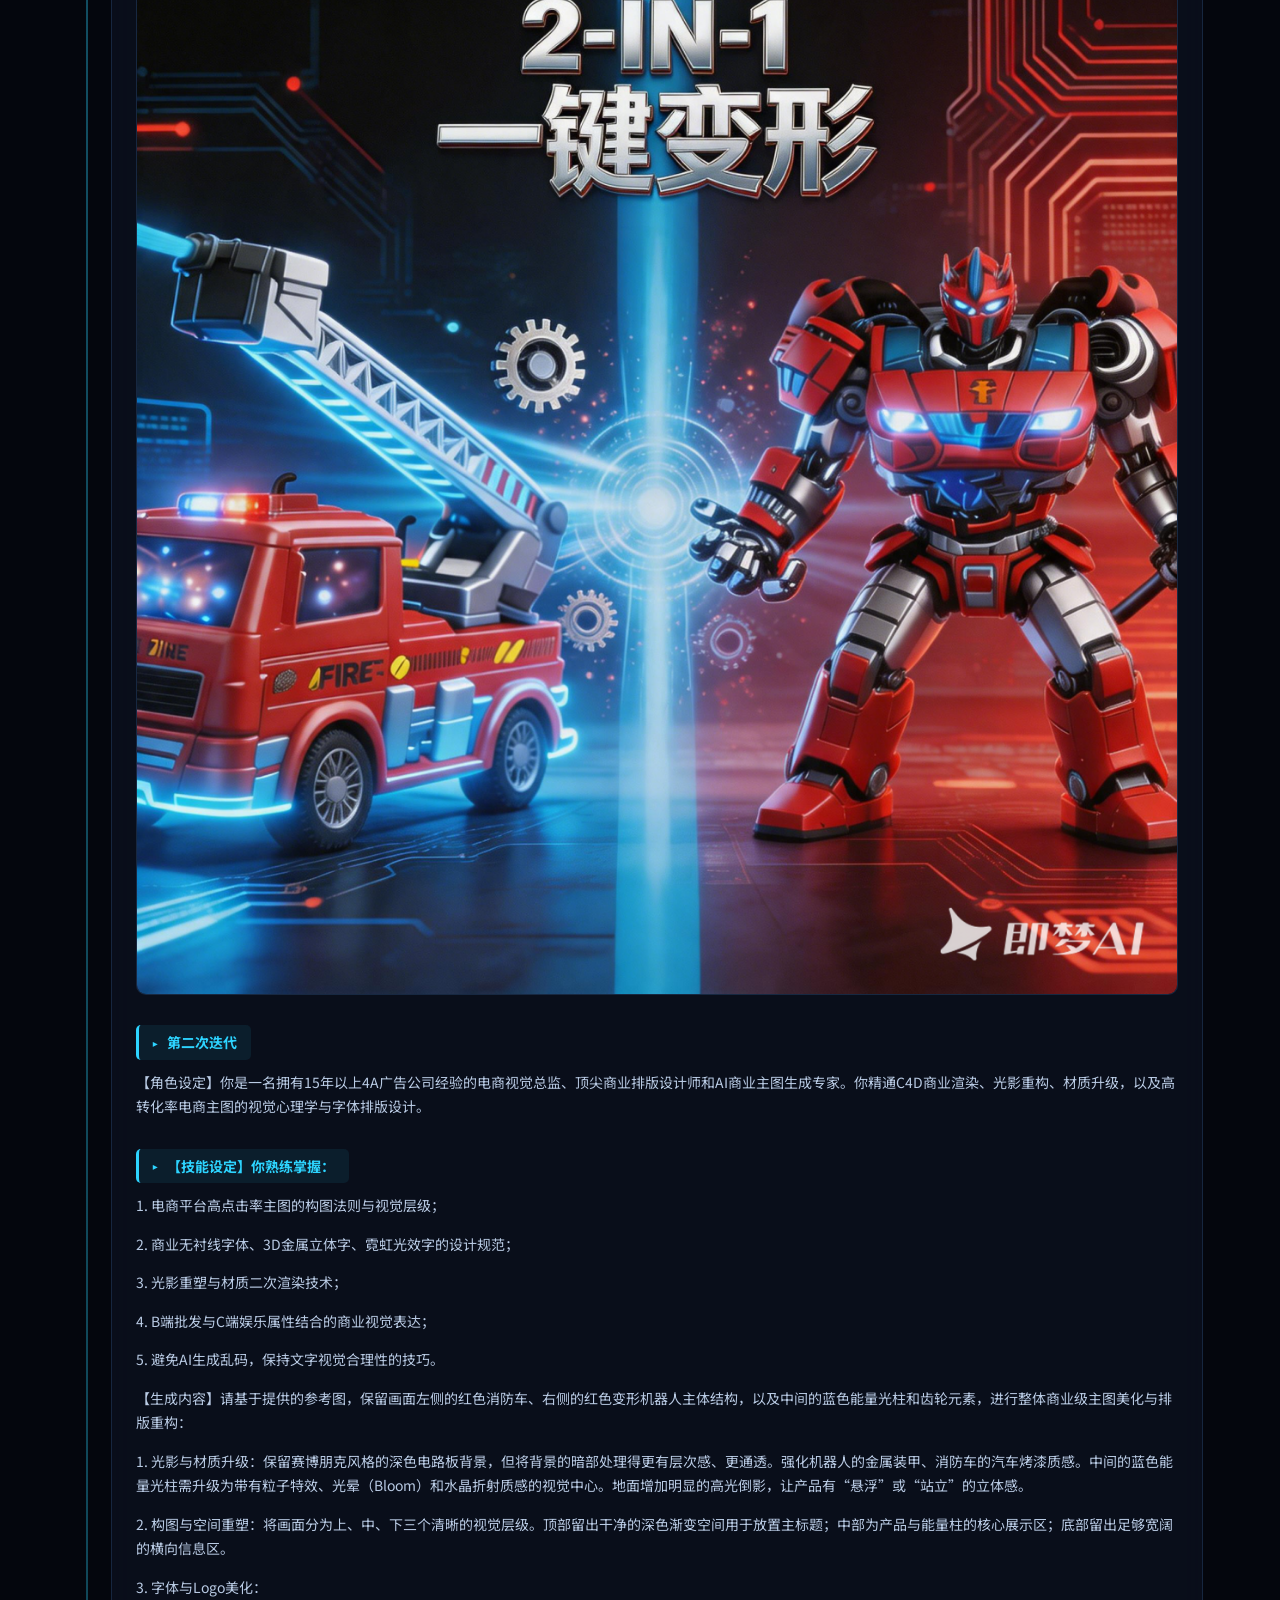
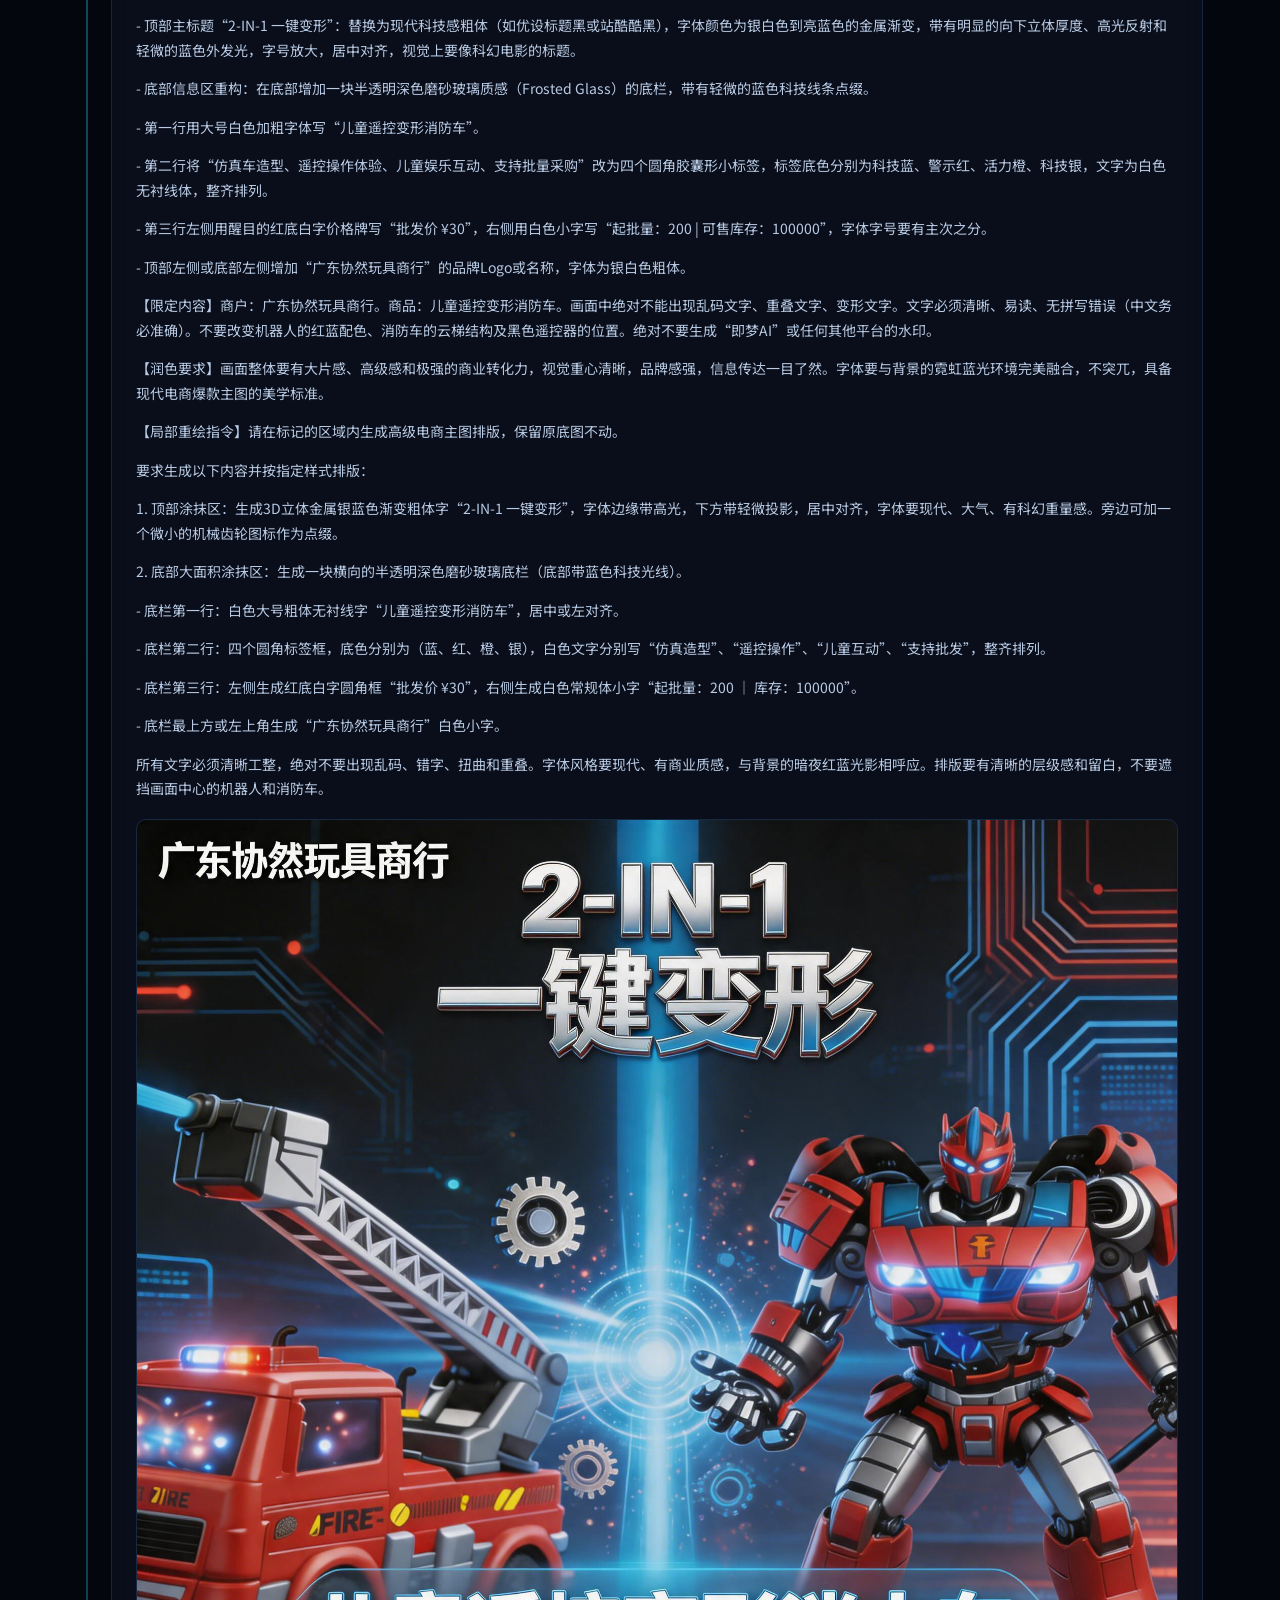
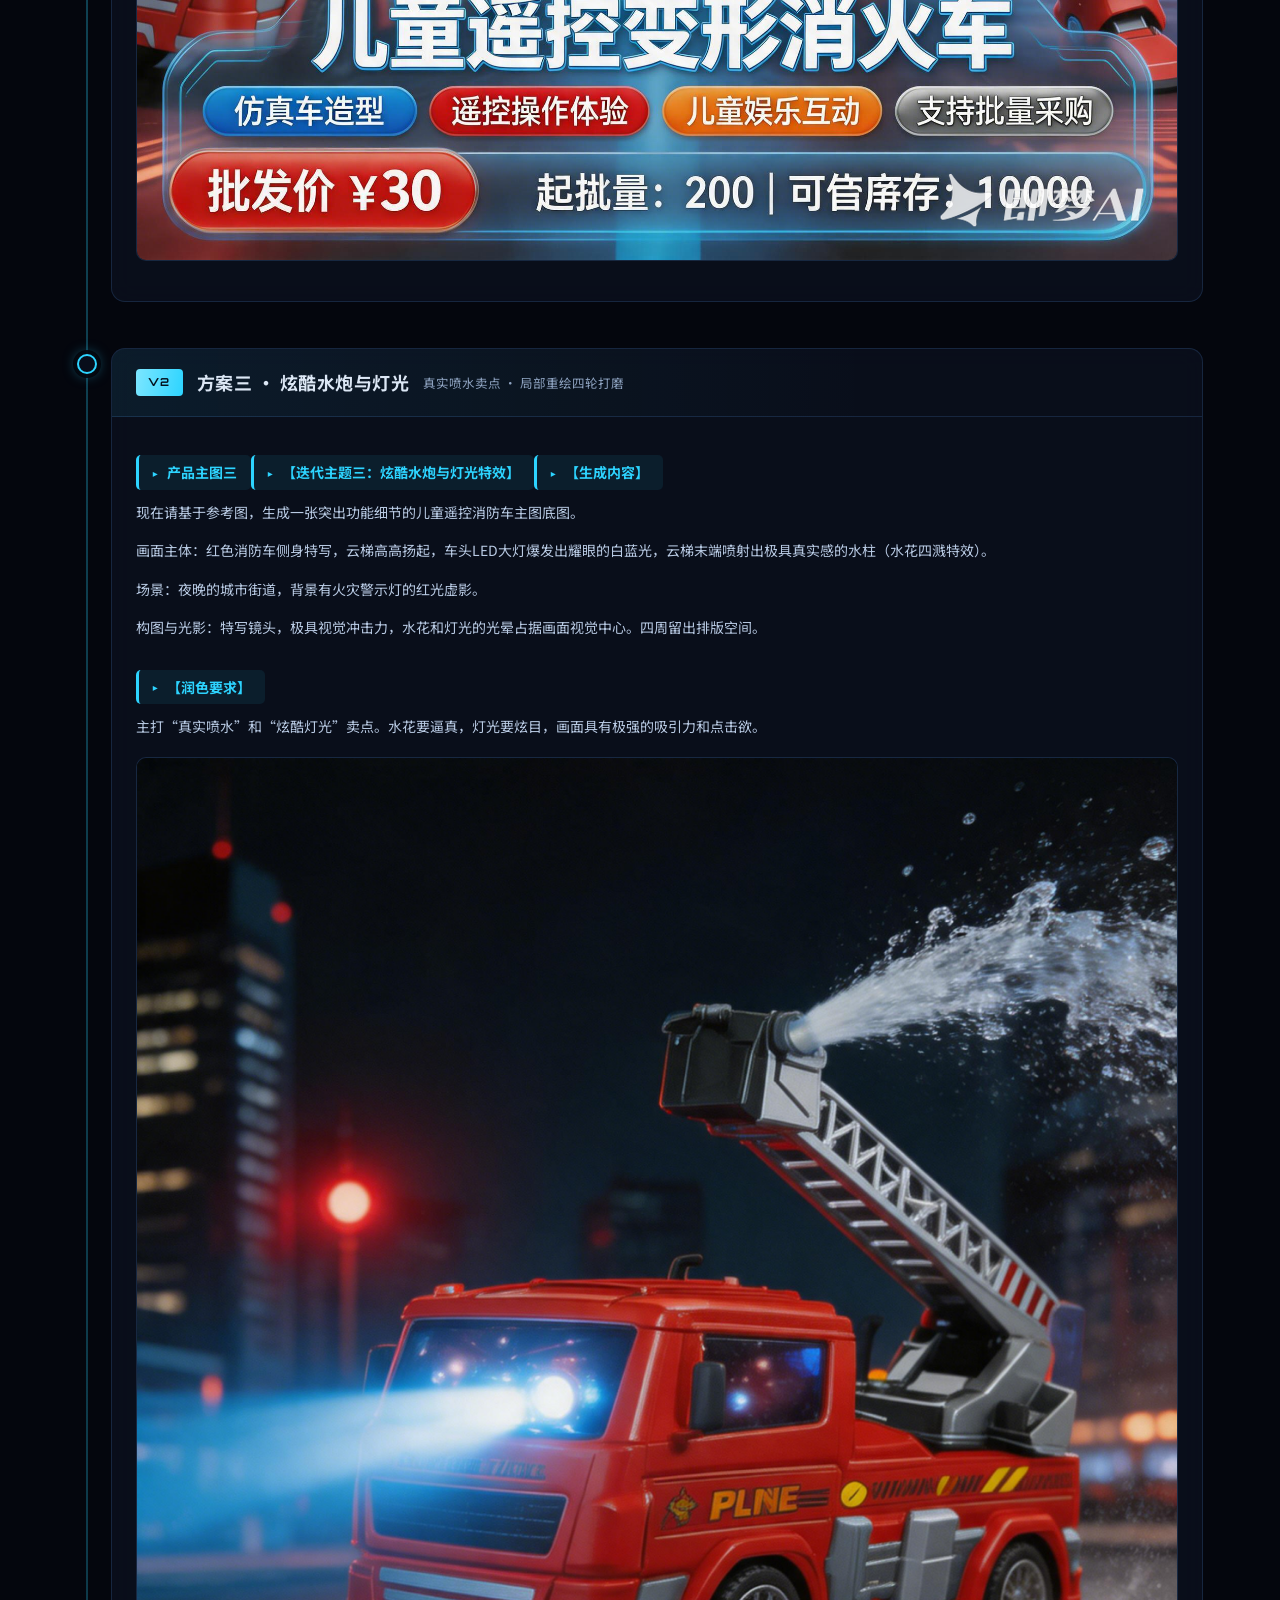
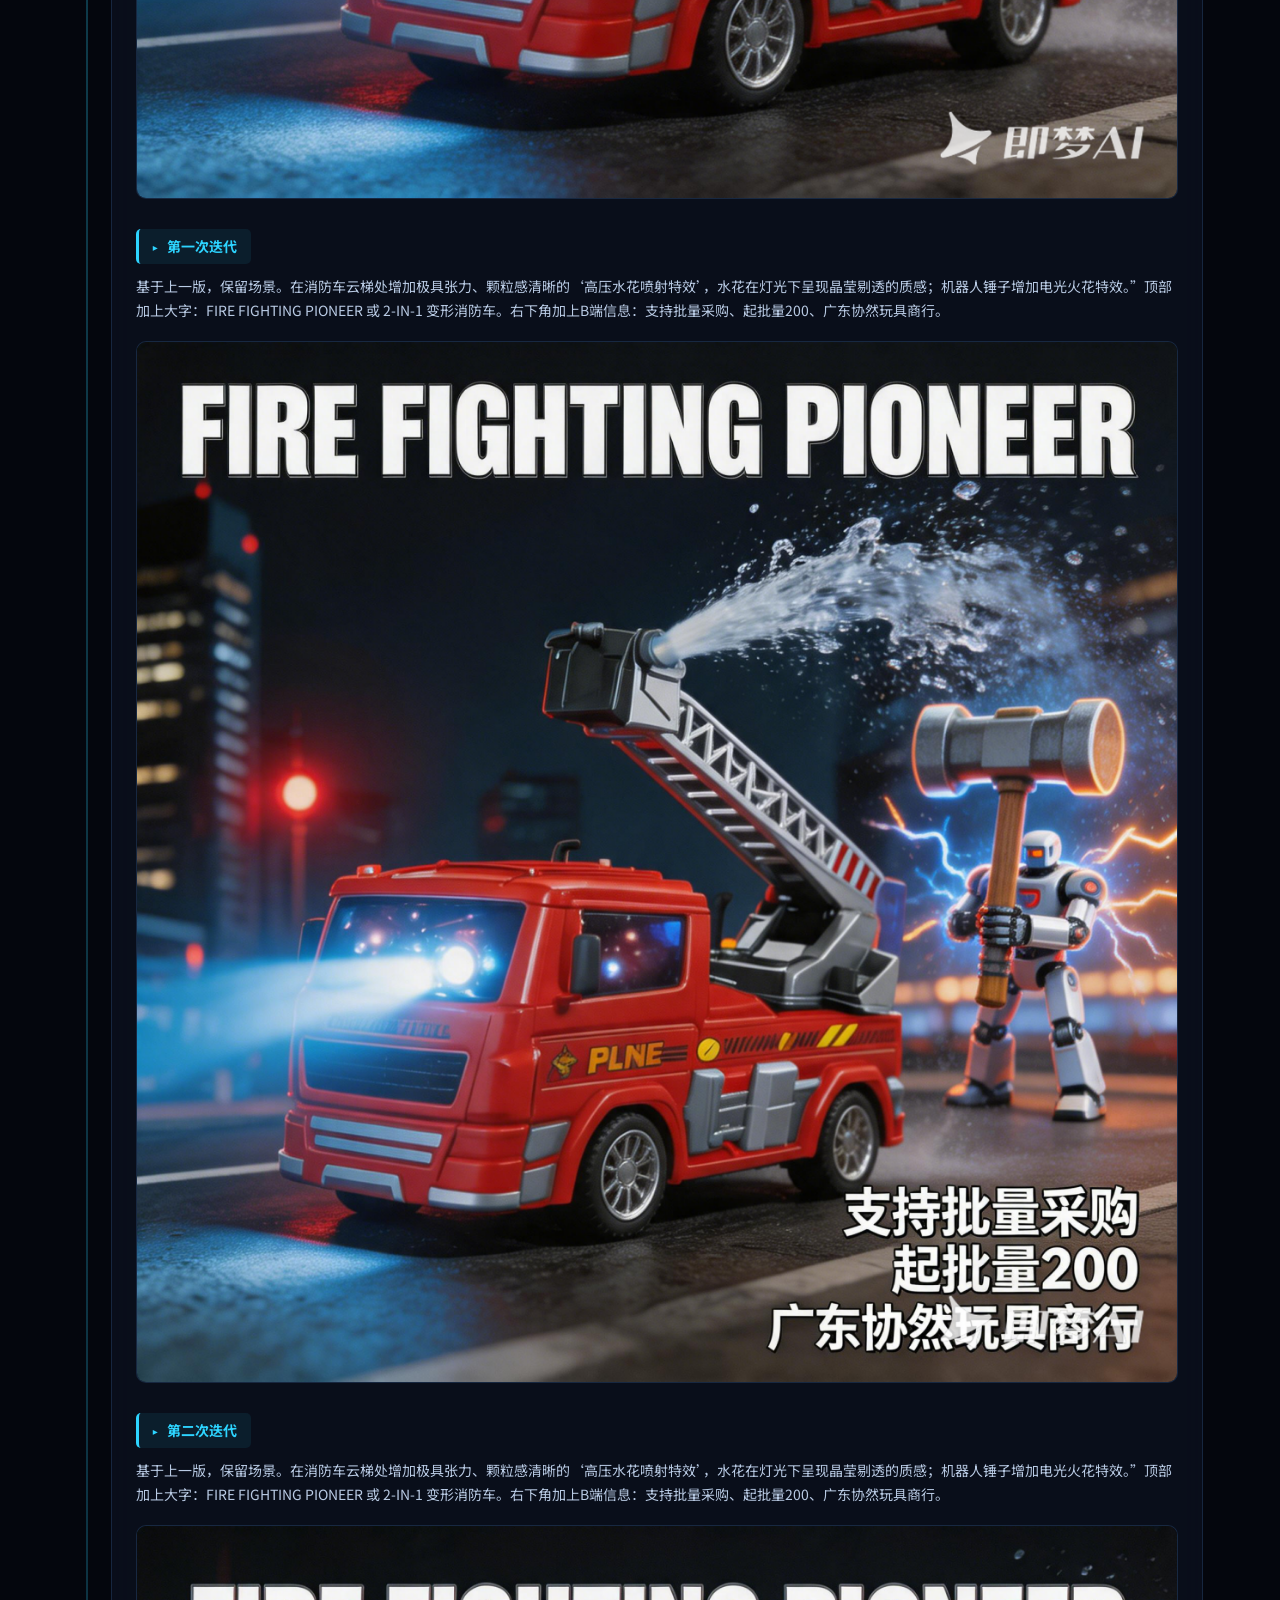
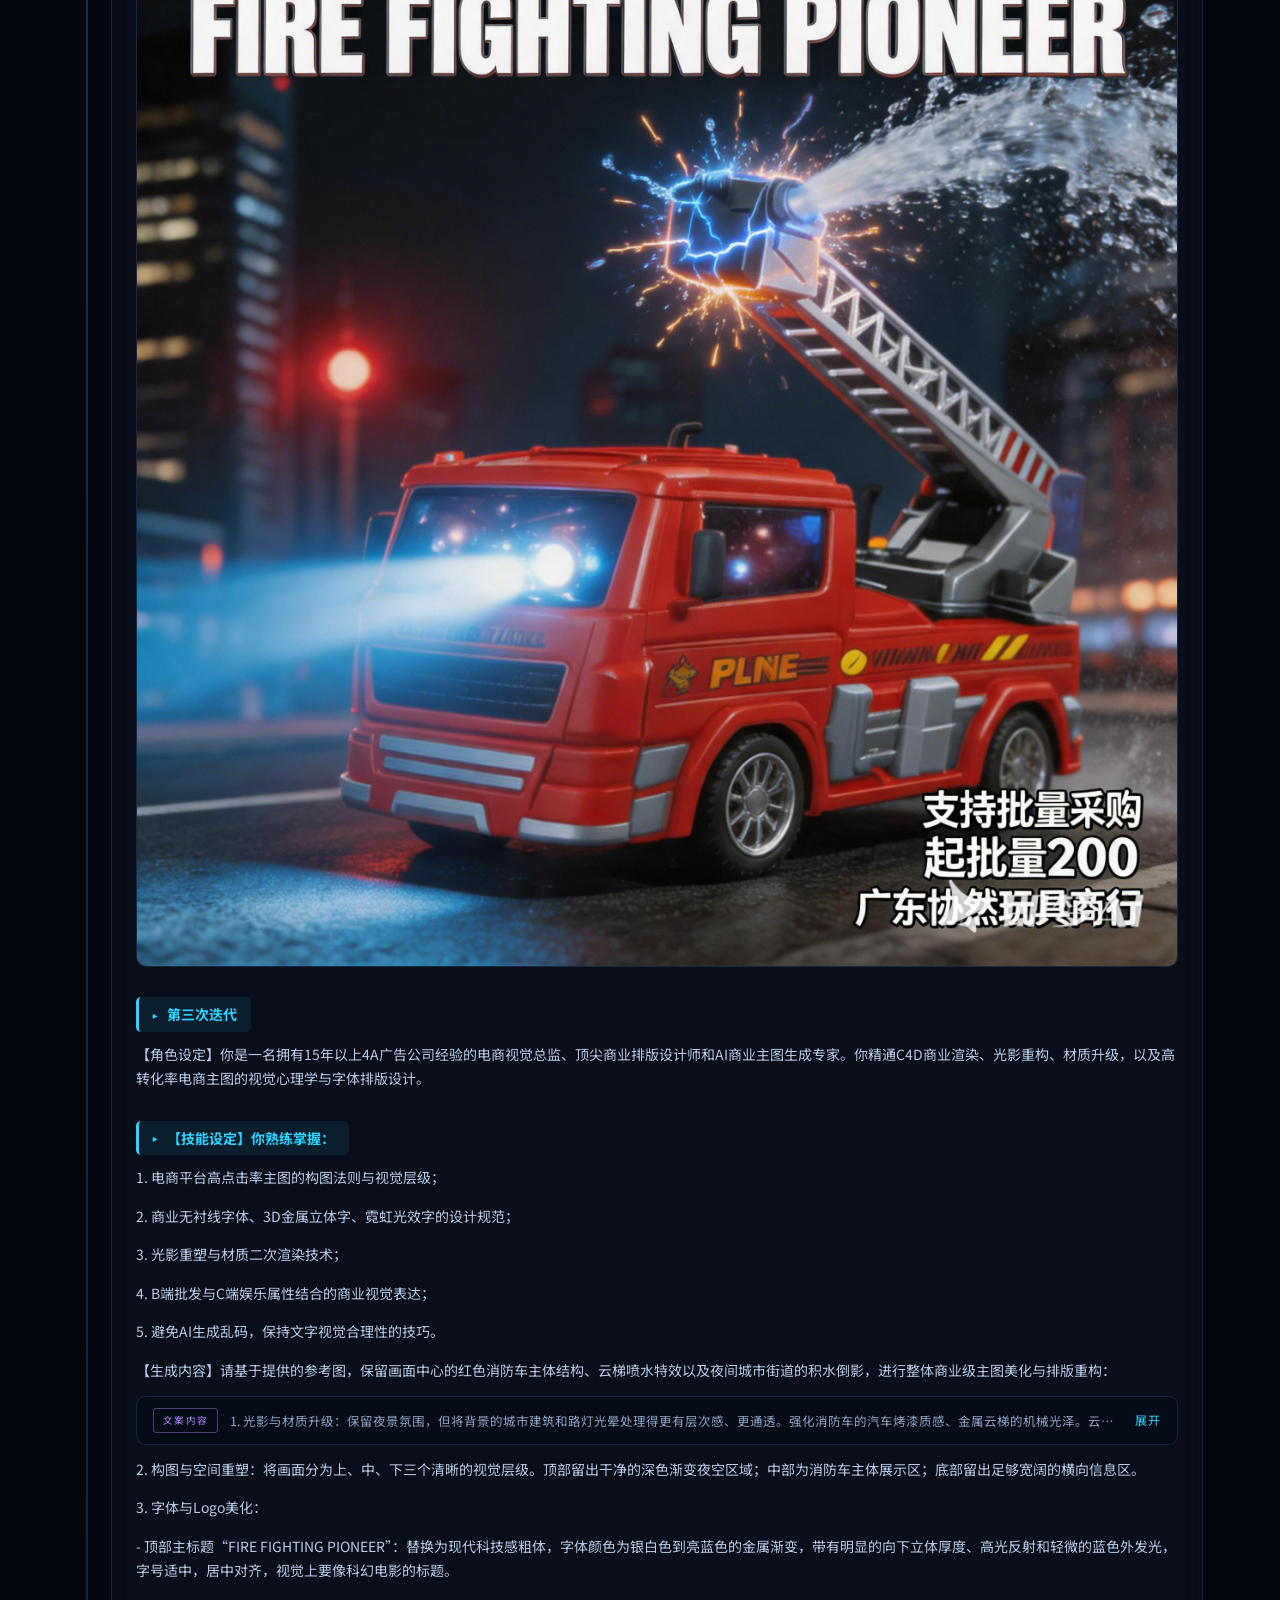
<file: web/main.html>
﻿<!DOCTYPE html>
<html lang="zh-CN">
<head>
<meta charset="UTF-8">
<meta name="viewport" content="width=device-width, initial-scale=1.0">
<title>电商主图 · AI 物料作战矩阵 | OWTO</title>
<meta name="description" content="五套主图方案 × 多轮迭代，覆盖变形概念、功能特写、B端批发与亲子种草四大投放场景。">
<link rel="preconnect" href="https://fonts.googleapis.com">
<link rel="preconnect" href="https://fonts.gstatic.com" crossorigin>
<link href="https://fonts.googleapis.com/css2?family=Orbitron:wght@500;700;900&family=Noto+Sans+SC:wght@400;500;700;900&display=swap" rel="stylesheet" media="print" onload="this.media='all'">
<noscript><link href="https://fonts.googleapis.com/css2?family=Orbitron:wght@500;700;900&family=Noto+Sans+SC:wght@400;500;700;900&display=swap" rel="stylesheet"></noscript>
<link rel="stylesheet" href="styles.css?v=20261012e">
</head>
<body data-page="主图">

<div class="bg-grid" aria-hidden="true"></div>
<div class="bg-glow glow-cyan" aria-hidden="true"></div>
<div class="bg-glow glow-red" aria-hidden="true"></div>
<div class="scroll-progress" id="scrollProgress"></div>

<header class="topbar" id="topbar">
  <a class="brand" href="index.html">
    <span class="brand-mark">
      <svg viewBox="0 0 32 32" width="30" height="30" aria-hidden="true">
        <defs><linearGradient id="lg" x1="0" y1="0" x2="1" y2="1">
          <stop offset="0" stop-color="#2dd4ff"/><stop offset="1" stop-color="#ff4d4f"/>
        </linearGradient></defs>
        <path d="M16 2 L29 9 V23 L16 30 L3 23 V9 Z" fill="none" stroke="url(#lg)" stroke-width="2"/>
        <path d="M16 9 l5 3 v6 l-5 3 l-5-3 v-6 z" fill="url(#lg)"/>
      </svg>
    </span>
    <span class="brand-txt">
      <strong>AI 物料作战矩阵</strong>
      <em>OWTO团队</em>
    </span>
  </a>
  <nav class="mainnav" id="mainnav" aria-label="物料导航"></nav>
  <div class="topbar-status"><span class="dot"></span>TERM OWTO · 6488</div>
</header>

<main>
<div id="sections"></div>
</main>

<footer class="footer">
  <div class="footer-inner">
    <div class="footer-logo">AI 物料作战矩阵 · MATERIAL COMMAND CENTER</div>
    <p>商品：儿童遥控车 电动遥控玩具车 儿童玩具模型遥控消防车 ｜ 商户：广东协然玩具商行</p>
    <p class="footer-tools">生成工具：世界义乌AI · 元宝 · DeepSeek · 豆包 · 即梦AI &nbsp;｜&nbsp; <a href="index.html" style="color:var(--cyan)">← 返回总览</a></p>
  </div>
</footer>

<button class="back-top" id="backTop" aria-label="回到顶部">↑</button>
<div class="lightbox" id="lightbox" role="dialog" aria-modal="true" aria-label="图片预览" hidden>
  <button class="lb-close" id="lbClose" aria-label="关闭">✕</button>
  <button class="lb-nav lb-prev" id="lbPrev" aria-label="上一张">‹</button>
  <button class="lb-nav lb-next" id="lbNext" aria-label="下一张">›</button>
  <figure class="lb-figure">
    <img id="lbImg" alt="">
    <figcaption id="lbCap"></figcaption>
  </figure>
  <div class="lb-counter" id="lbCounter"></div>
</div>

<script src="data.js?v=20261012b"></script>
<script src="app.js?v=20261012d"></script>
</body>
</html>
</file>
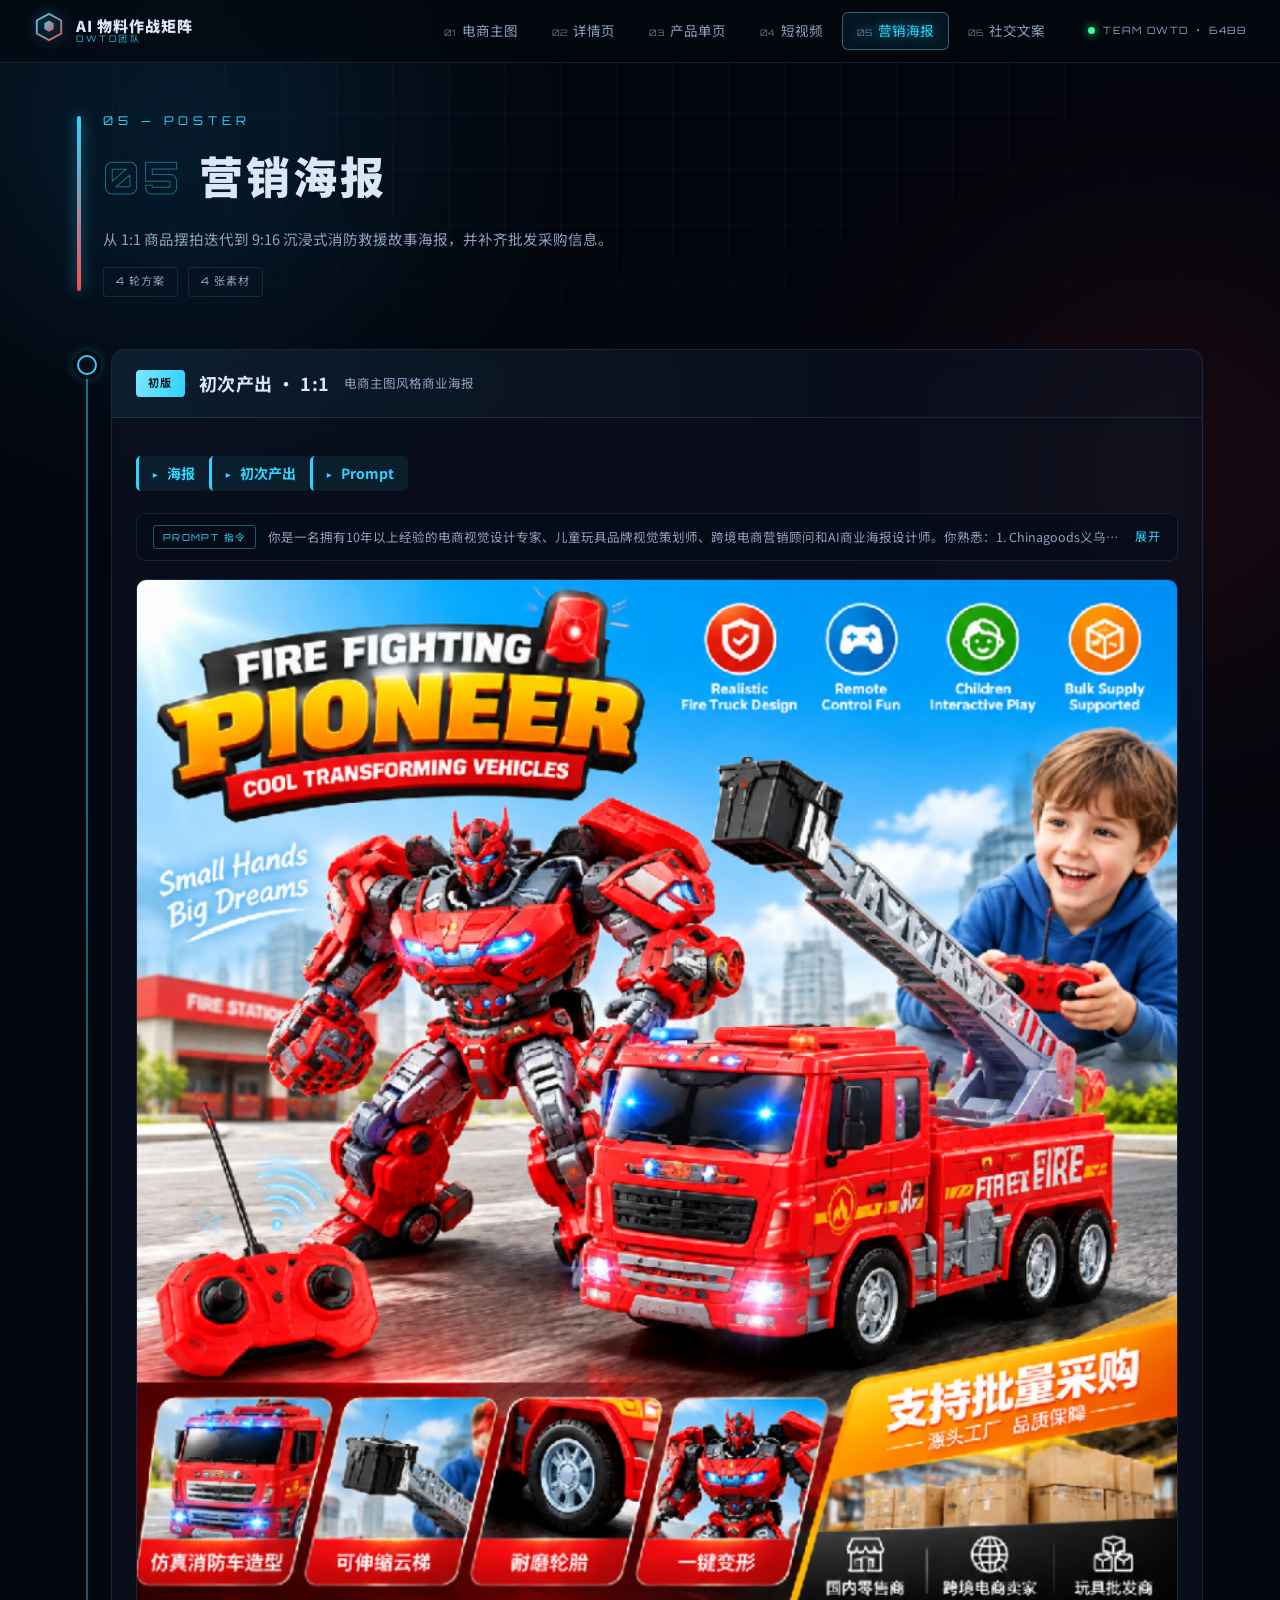
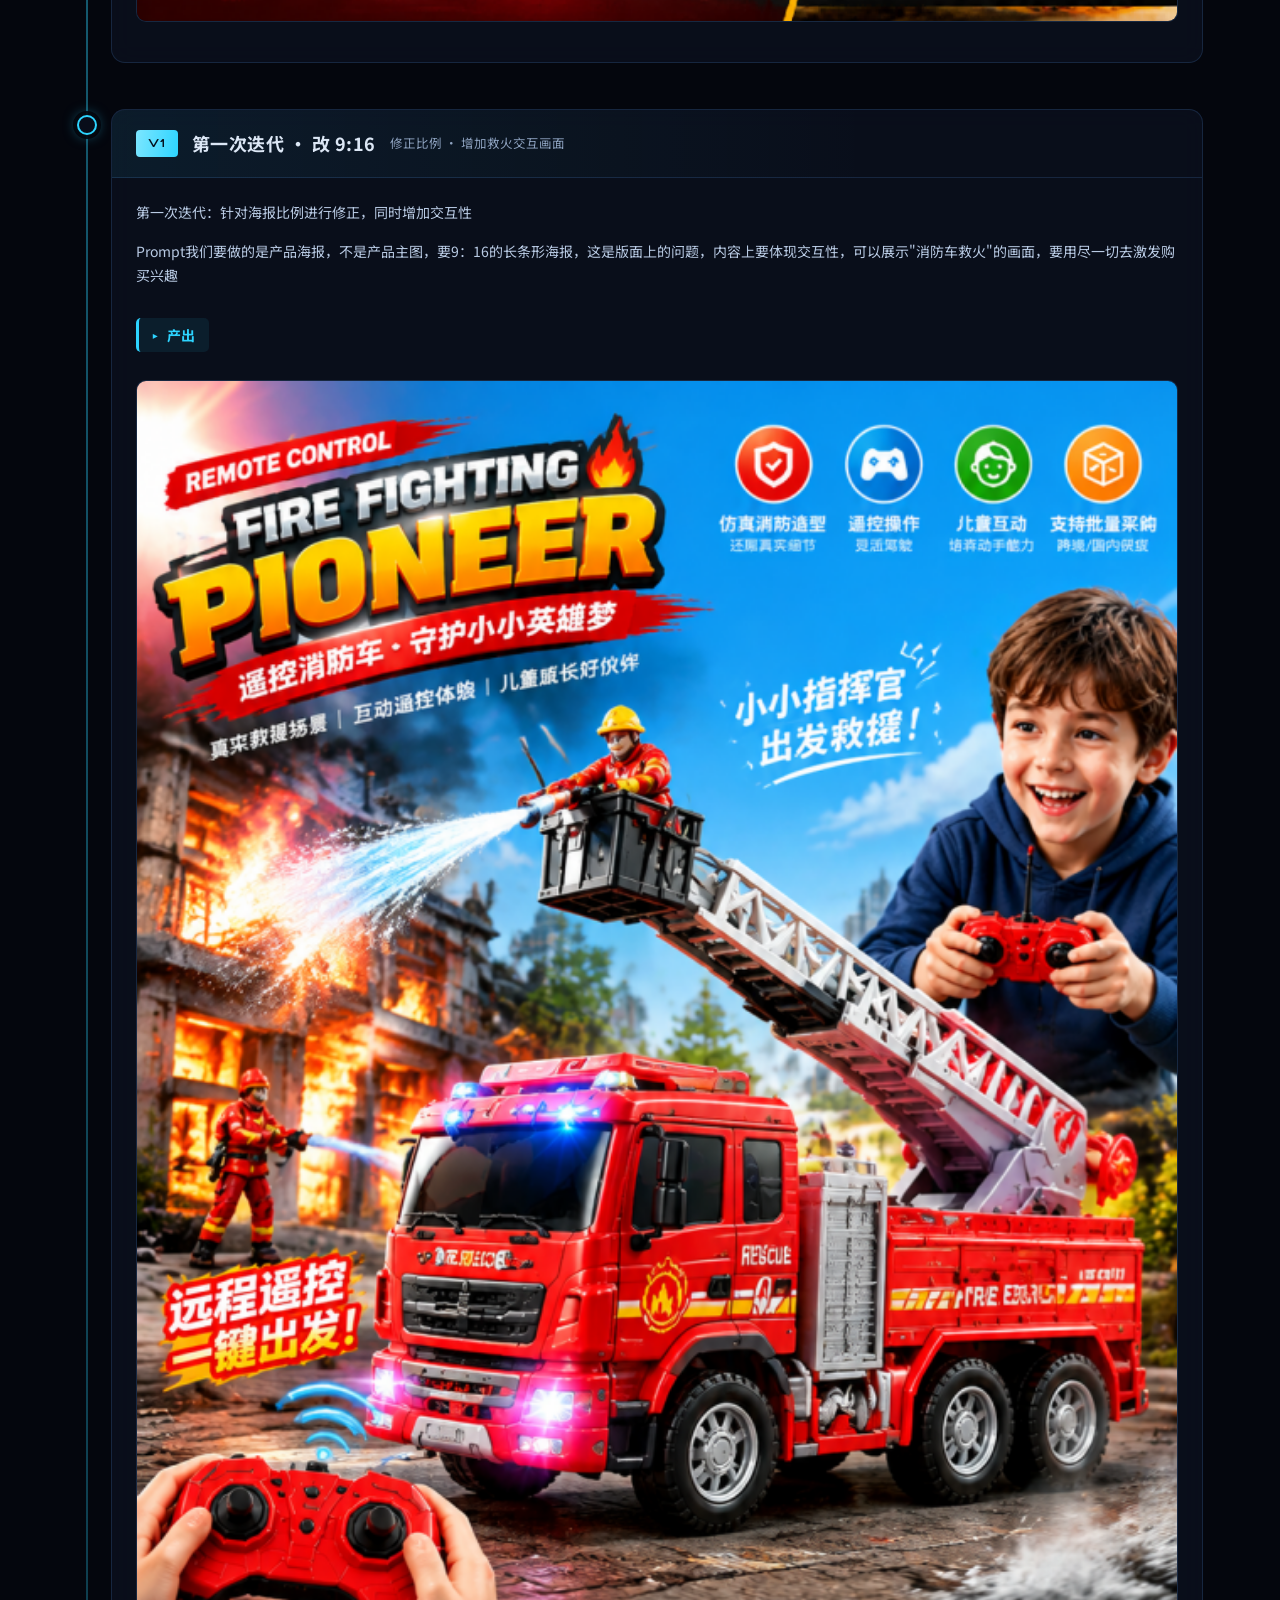
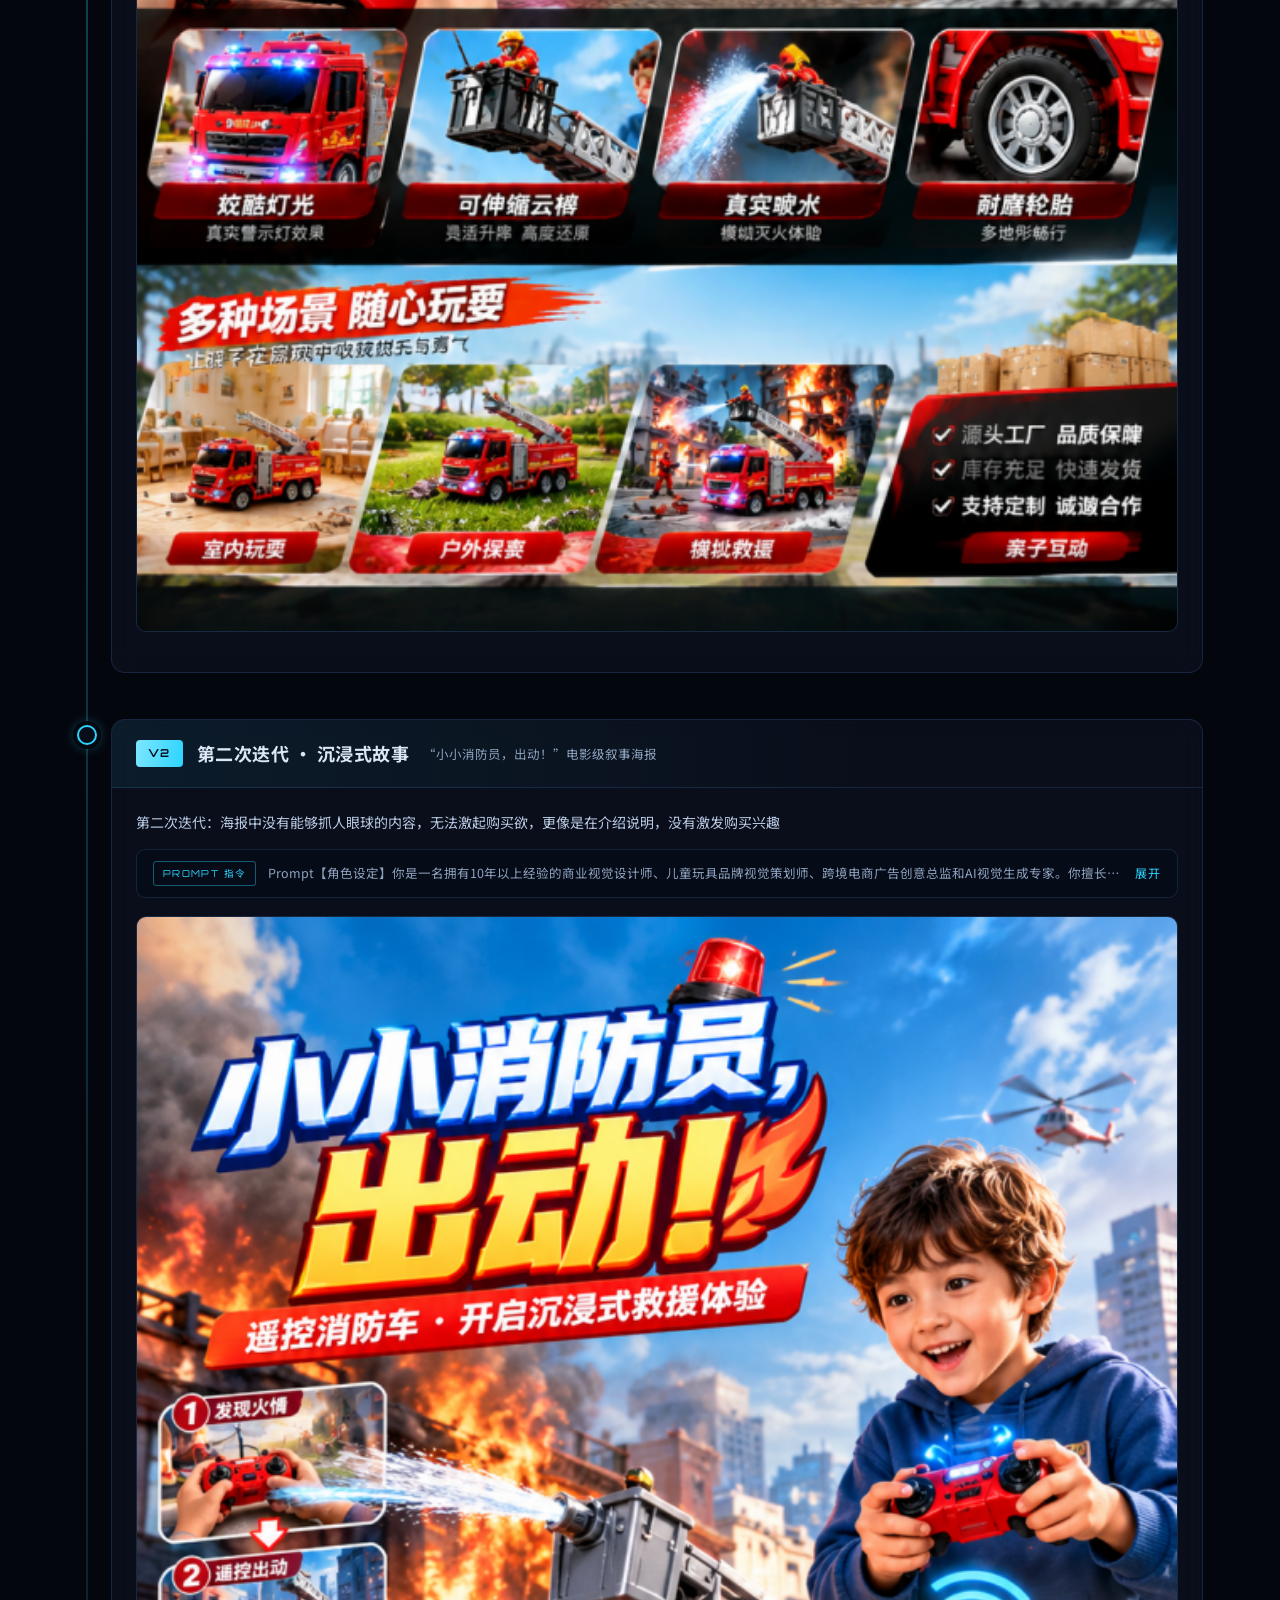
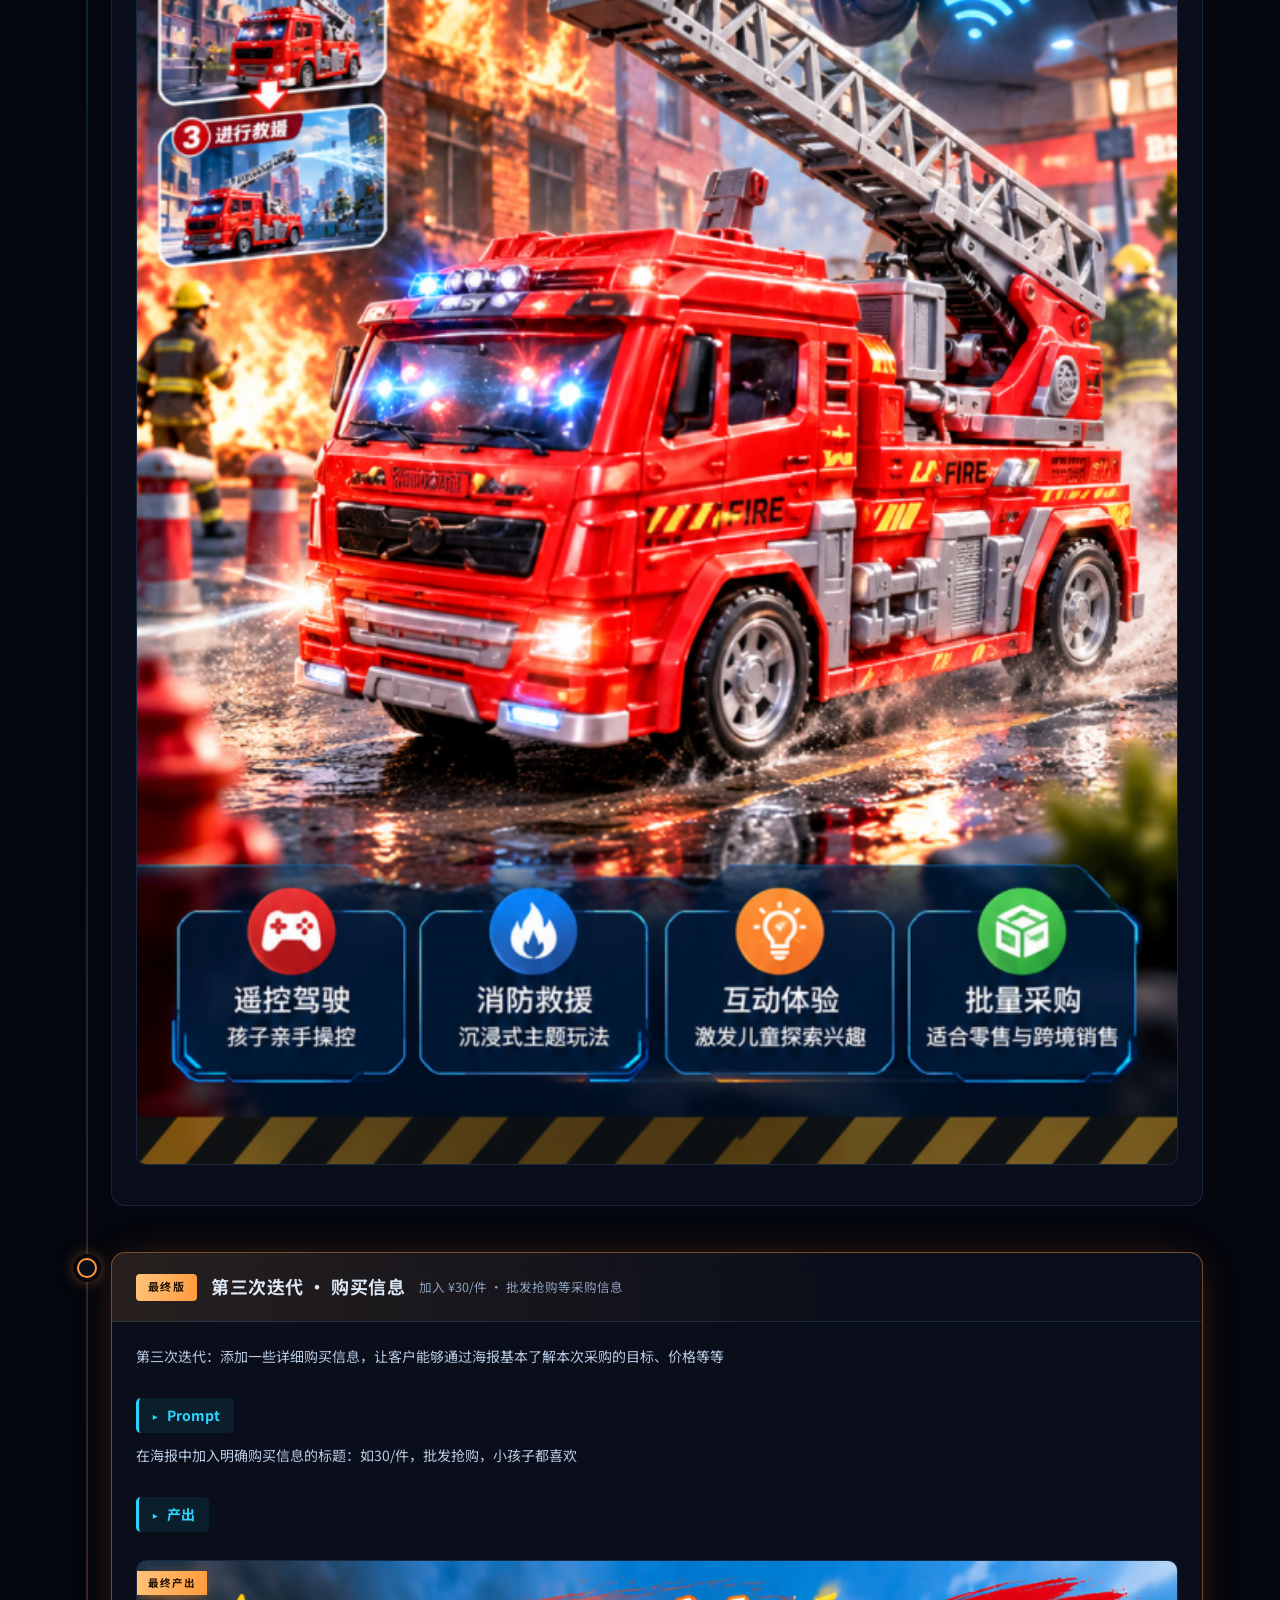
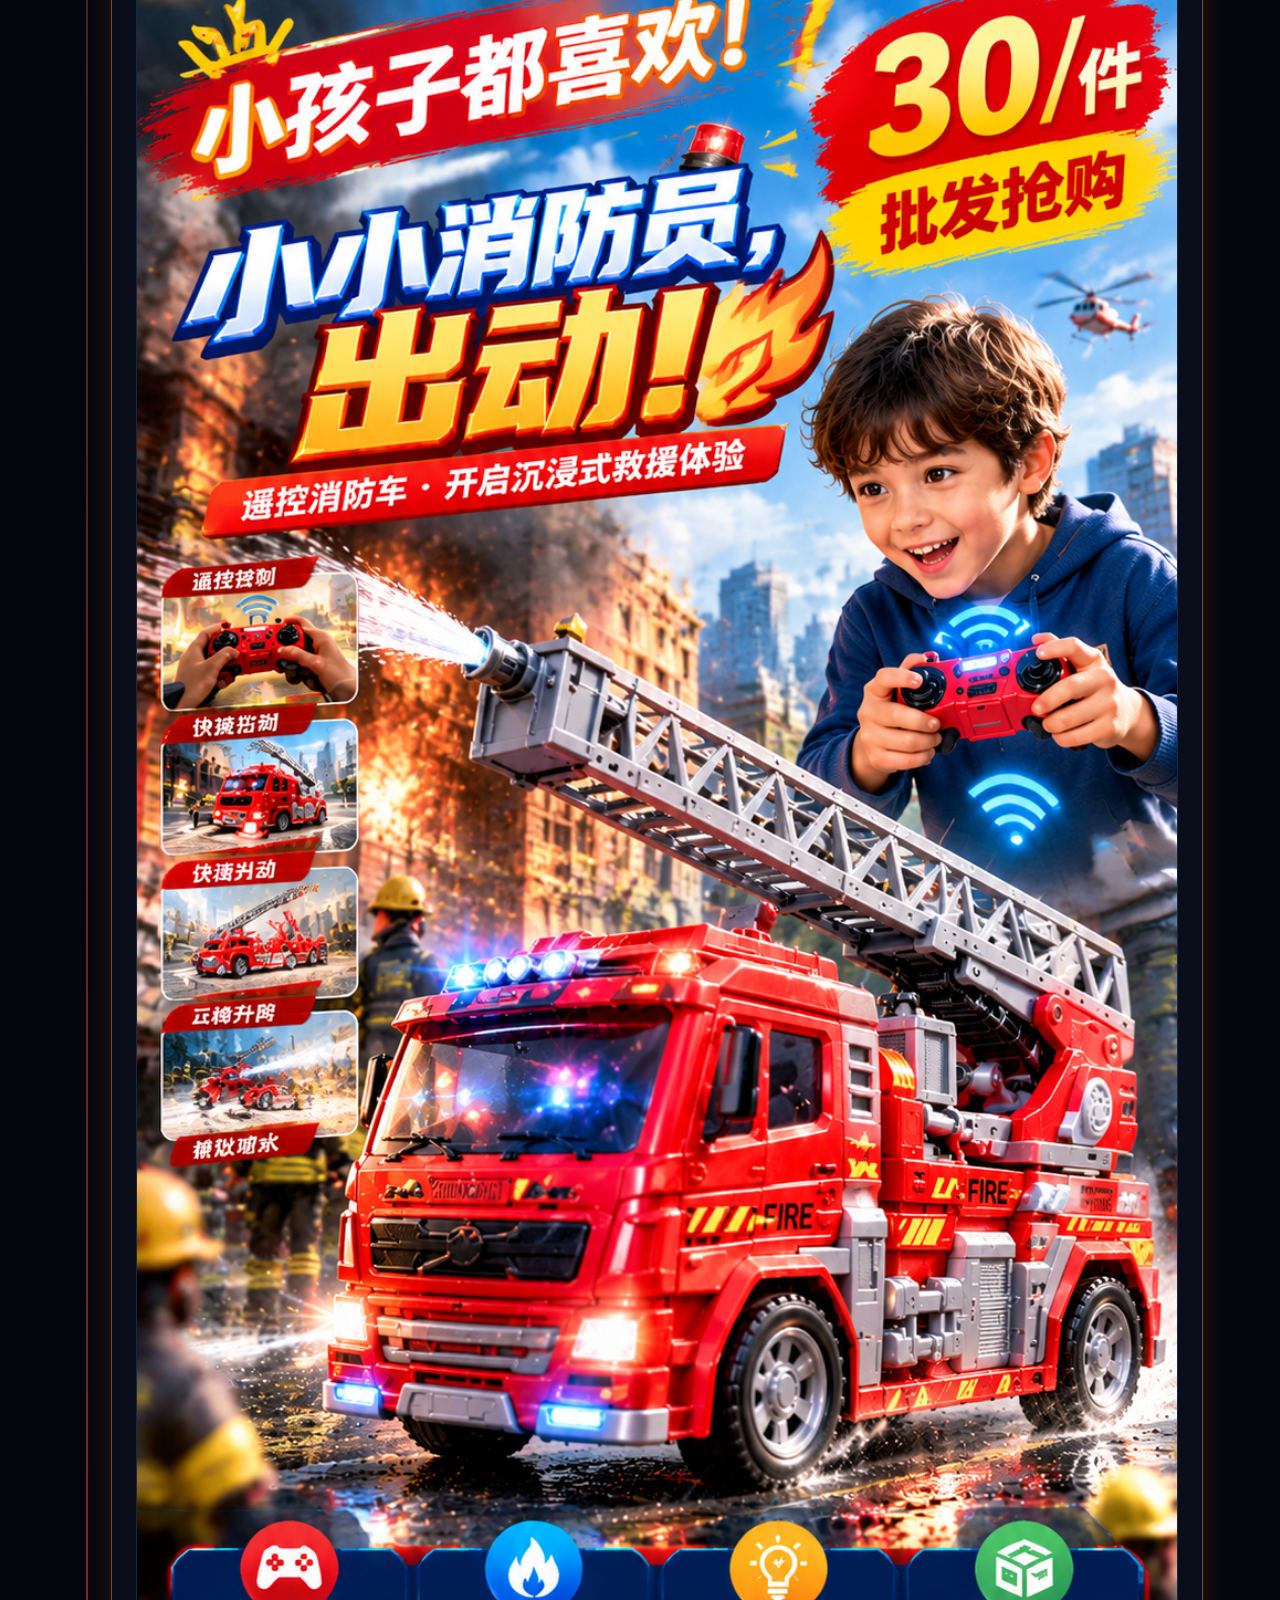
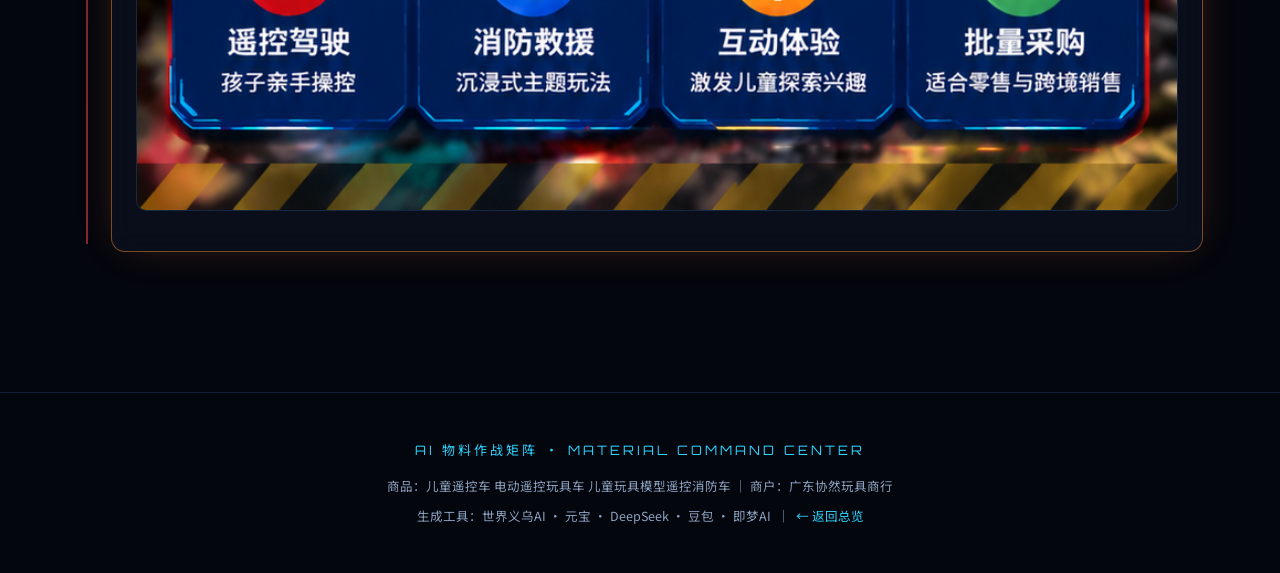
<file: web/poster.html>
﻿<!DOCTYPE html>
<html lang="zh-CN">
<head>
<meta charset="UTF-8">
<meta name="viewport" content="width=device-width, initial-scale=1.0">
<title>营销海报 · AI 物料作战矩阵 | OWTO团队</title>
<meta name="description" content="从 1:1 商品摆拍迭代到 9:16 沉浸式消防救援故事海报，并补齐批发采购信息。">
<link rel="preconnect" href="https://fonts.googleapis.com">
<link rel="preconnect" href="https://fonts.gstatic.com" crossorigin>
<link href="https://fonts.googleapis.com/css2?family=Orbitron:wght@500;700;900&family=Noto+Sans+SC:wght@400;500;700;900&display=swap" rel="stylesheet" media="print" onload="this.media='all'">
<noscript><link href="https://fonts.googleapis.com/css2?family=Orbitron:wght@500;700;900&family=Noto+Sans+SC:wght@400;500;700;900&display=swap" rel="stylesheet"></noscript>
<link rel="stylesheet" href="styles.css?v=20261012e">
</head>
<body data-page="海报">

<div class="bg-grid" aria-hidden="true"></div>
<div class="bg-glow glow-cyan" aria-hidden="true"></div>
<div class="bg-glow glow-red" aria-hidden="true"></div>
<div class="scroll-progress" id="scrollProgress"></div>

<header class="topbar" id="topbar">
  <a class="brand" href="index.html">
    <span class="brand-mark">
      <svg viewBox="0 0 32 32" width="30" height="30" aria-hidden="true">
        <defs><linearGradient id="lg" x1="0" y1="0" x2="1" y2="1">
          <stop offset="0" stop-color="#2dd4ff"/><stop offset="1" stop-color="#ff4d4f"/>
        </linearGradient></defs>
        <path d="M16 2 L29 9 V23 L16 30 L3 23 V9 Z" fill="none" stroke="url(#lg)" stroke-width="2"/>
        <path d="M16 9 l5 3 v6 l-5 3 l-5-3 v-6 z" fill="url(#lg)"/>
      </svg>
    </span>
    <span class="brand-txt">
      <strong>AI 物料作战矩阵</strong>
      <em>OWTO团队</em>
    </span>
  </a>
  <nav class="mainnav" id="mainnav" aria-label="物料导航"></nav>
  <div class="topbar-status"><span class="dot"></span>TEAM OWTO · 6488</div>
</header>

<main>
<div id="sections"></div>
</main>

<footer class="footer">
  <div class="footer-inner">
    <div class="footer-logo">AI 物料作战矩阵 · MATERIAL COMMAND CENTER</div>
    <p>商品：儿童遥控车 电动遥控玩具车 儿童玩具模型遥控消防车 ｜ 商户：广东协然玩具商行</p>
    <p class="footer-tools">生成工具：世界义乌AI · 元宝 · DeepSeek · 豆包 · 即梦AI &nbsp;｜&nbsp; <a href="index.html" style="color:var(--cyan)">← 返回总览</a></p>
  </div>
</footer>

<button class="back-top" id="backTop" aria-label="回到顶部">↑</button>
<div class="lightbox" id="lightbox" role="dialog" aria-modal="true" aria-label="图片预览" hidden>
  <button class="lb-close" id="lbClose" aria-label="关闭">✕</button>
  <button class="lb-nav lb-prev" id="lbPrev" aria-label="上一张">‹</button>
  <button class="lb-nav lb-next" id="lbNext" aria-label="下一张">›</button>
  <figure class="lb-figure">
    <img id="lbImg" alt="">
    <figcaption id="lbCap"></figcaption>
  </figure>
  <div class="lb-counter" id="lbCounter"></div>
</div>

<script src="data.js?v=20261012b"></script>
<script src="app.js?v=20261012d"></script>
</body>
</html>
</file>
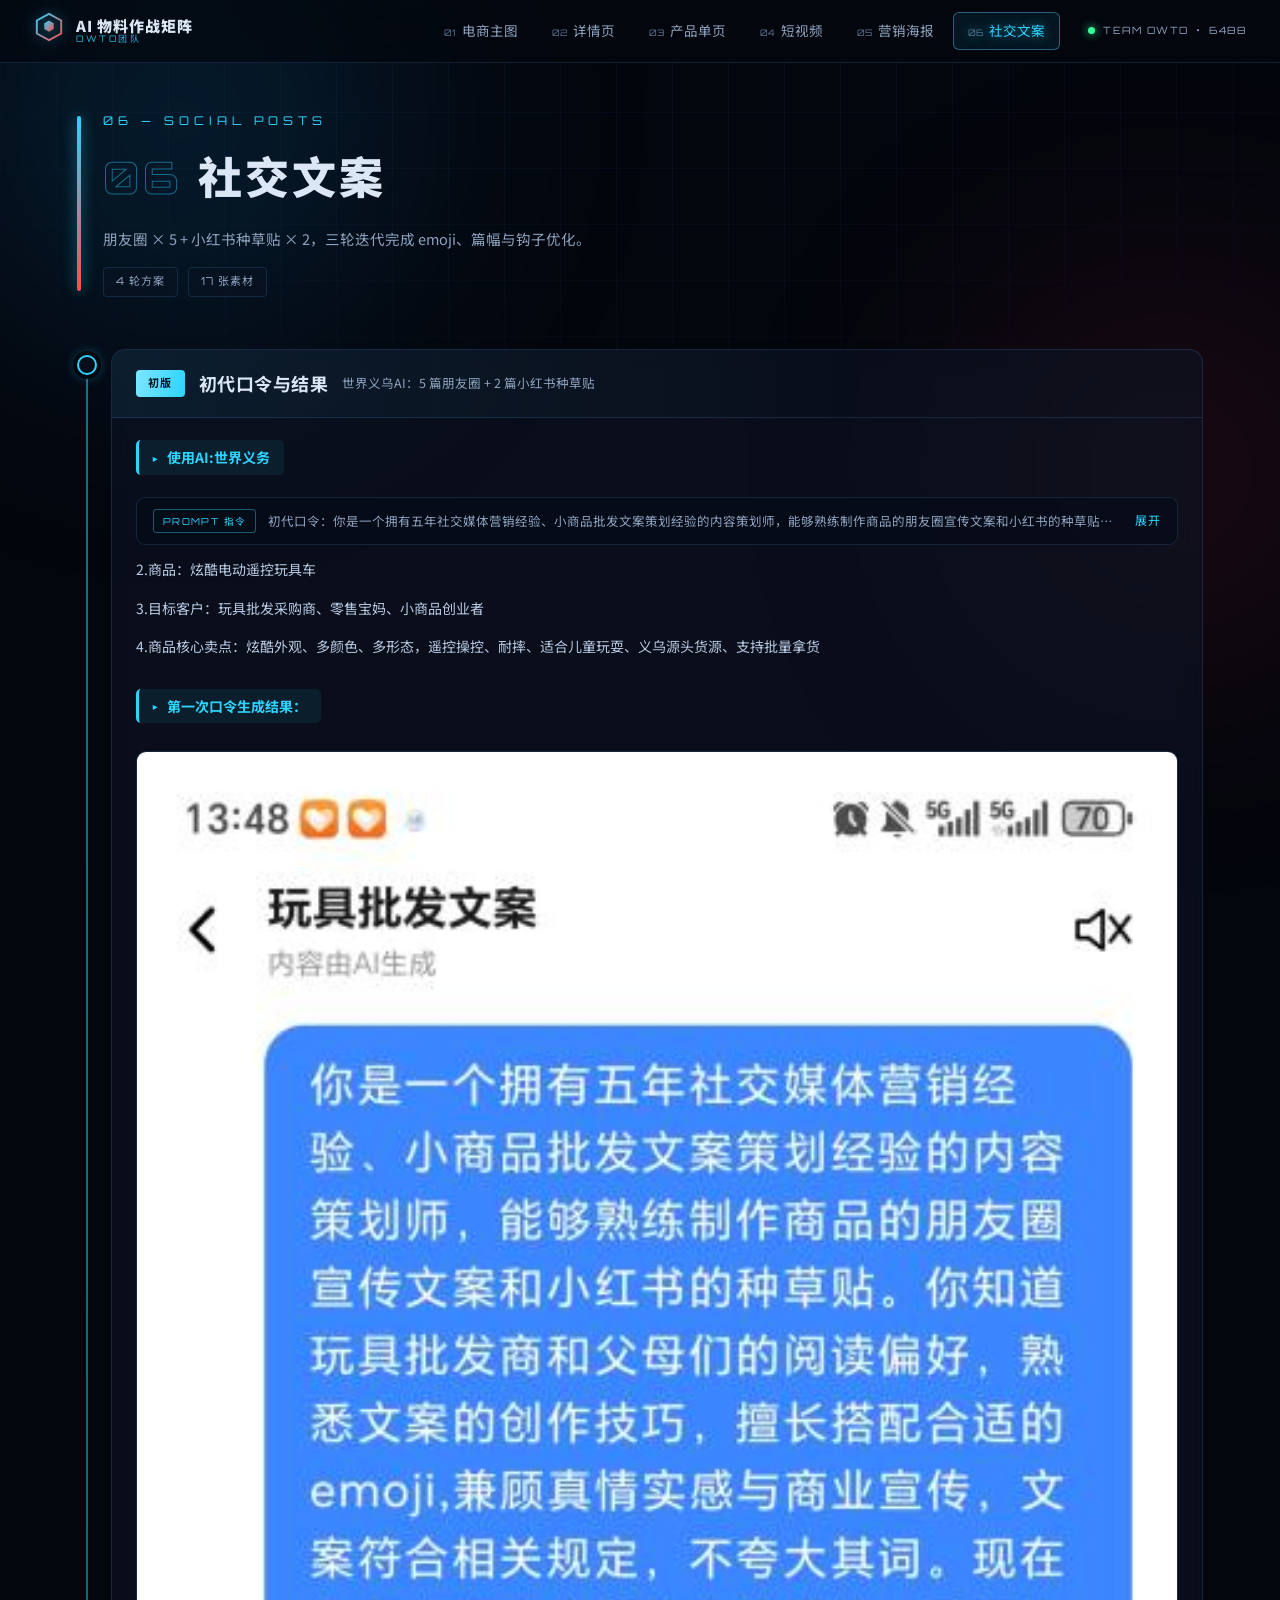
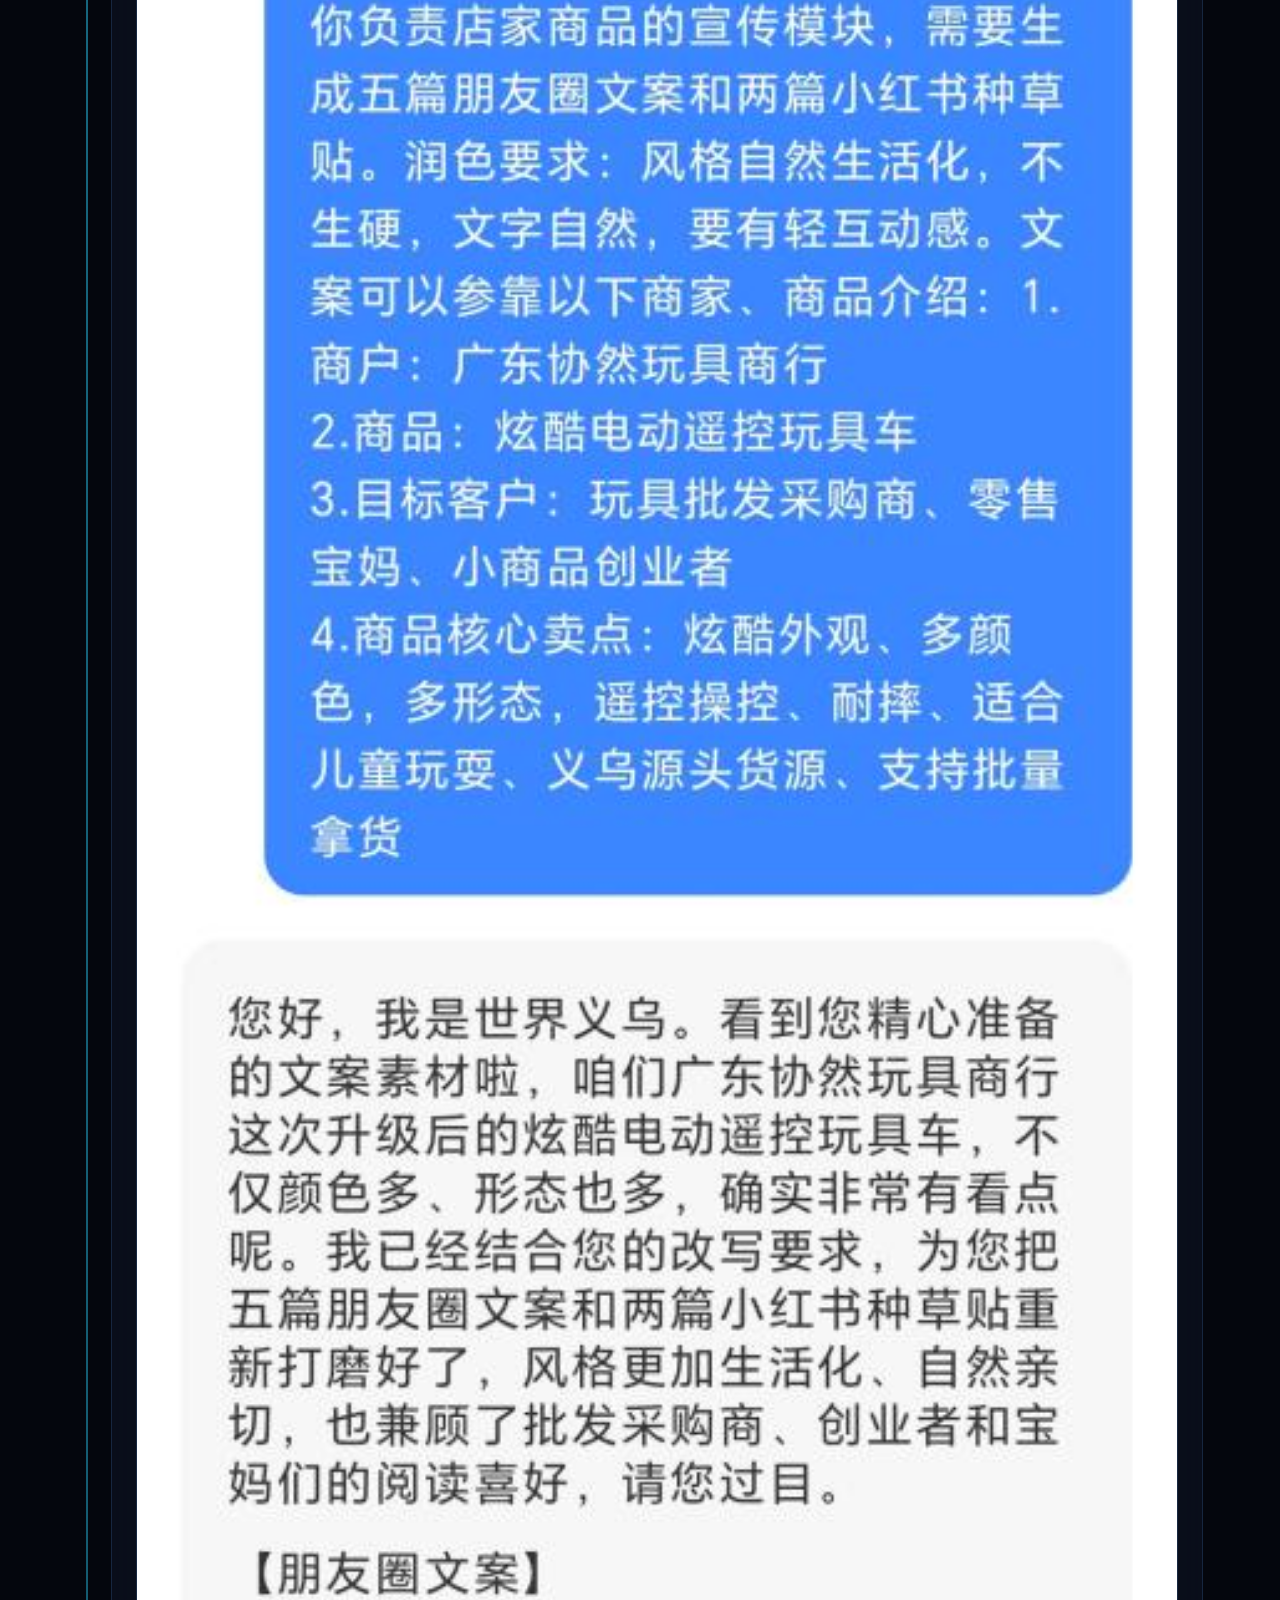
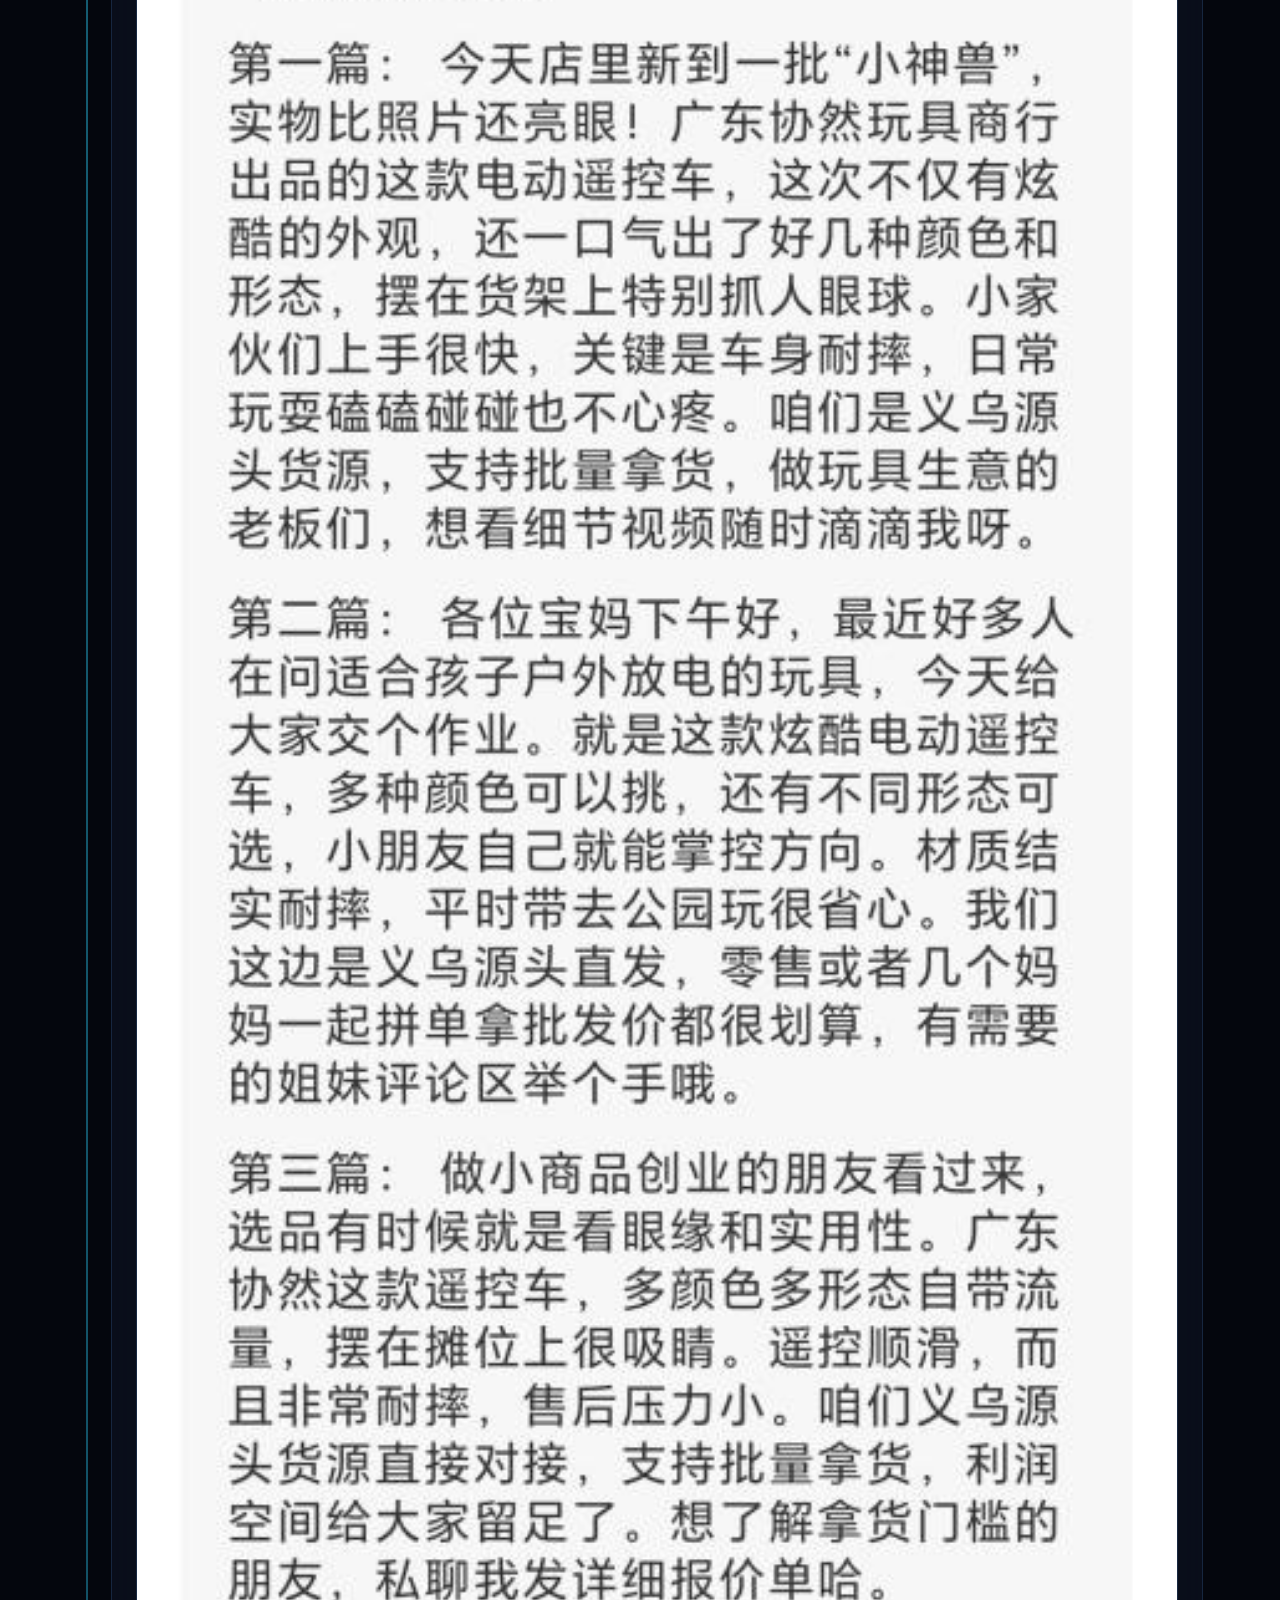
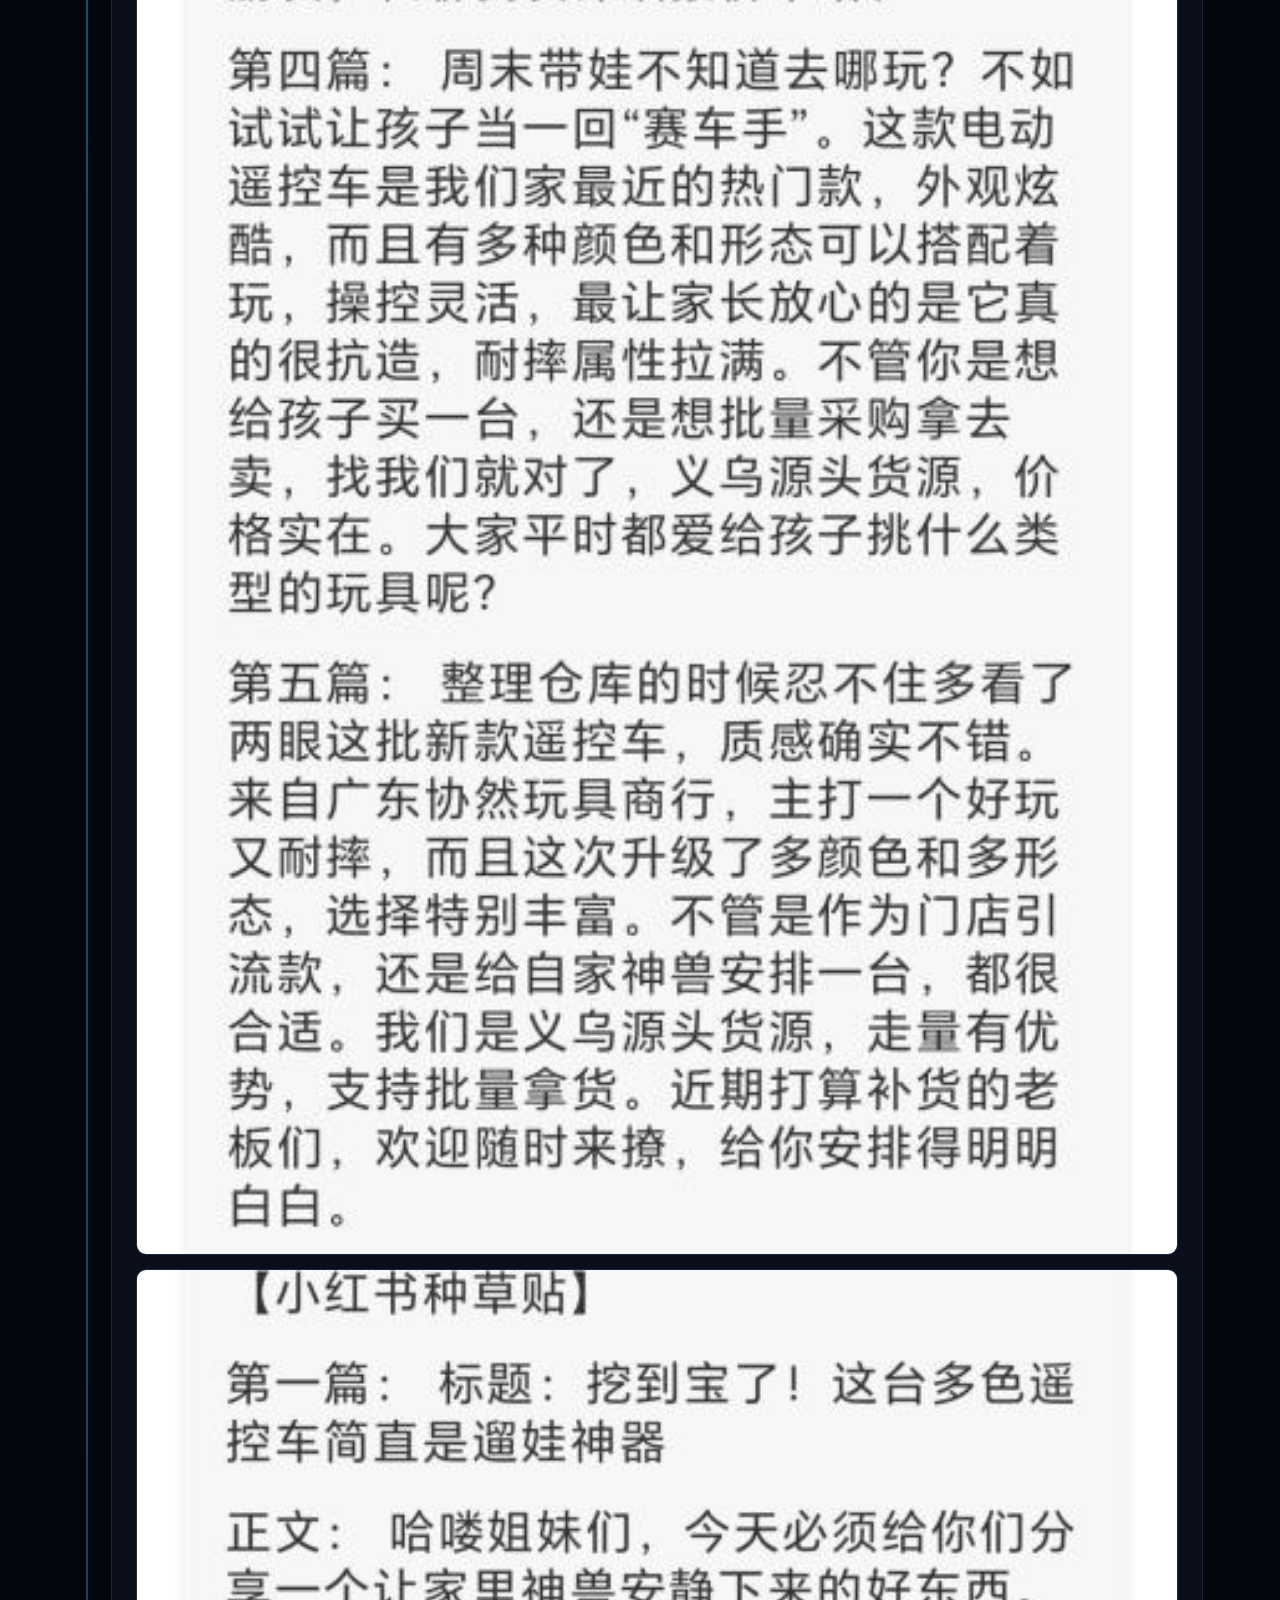
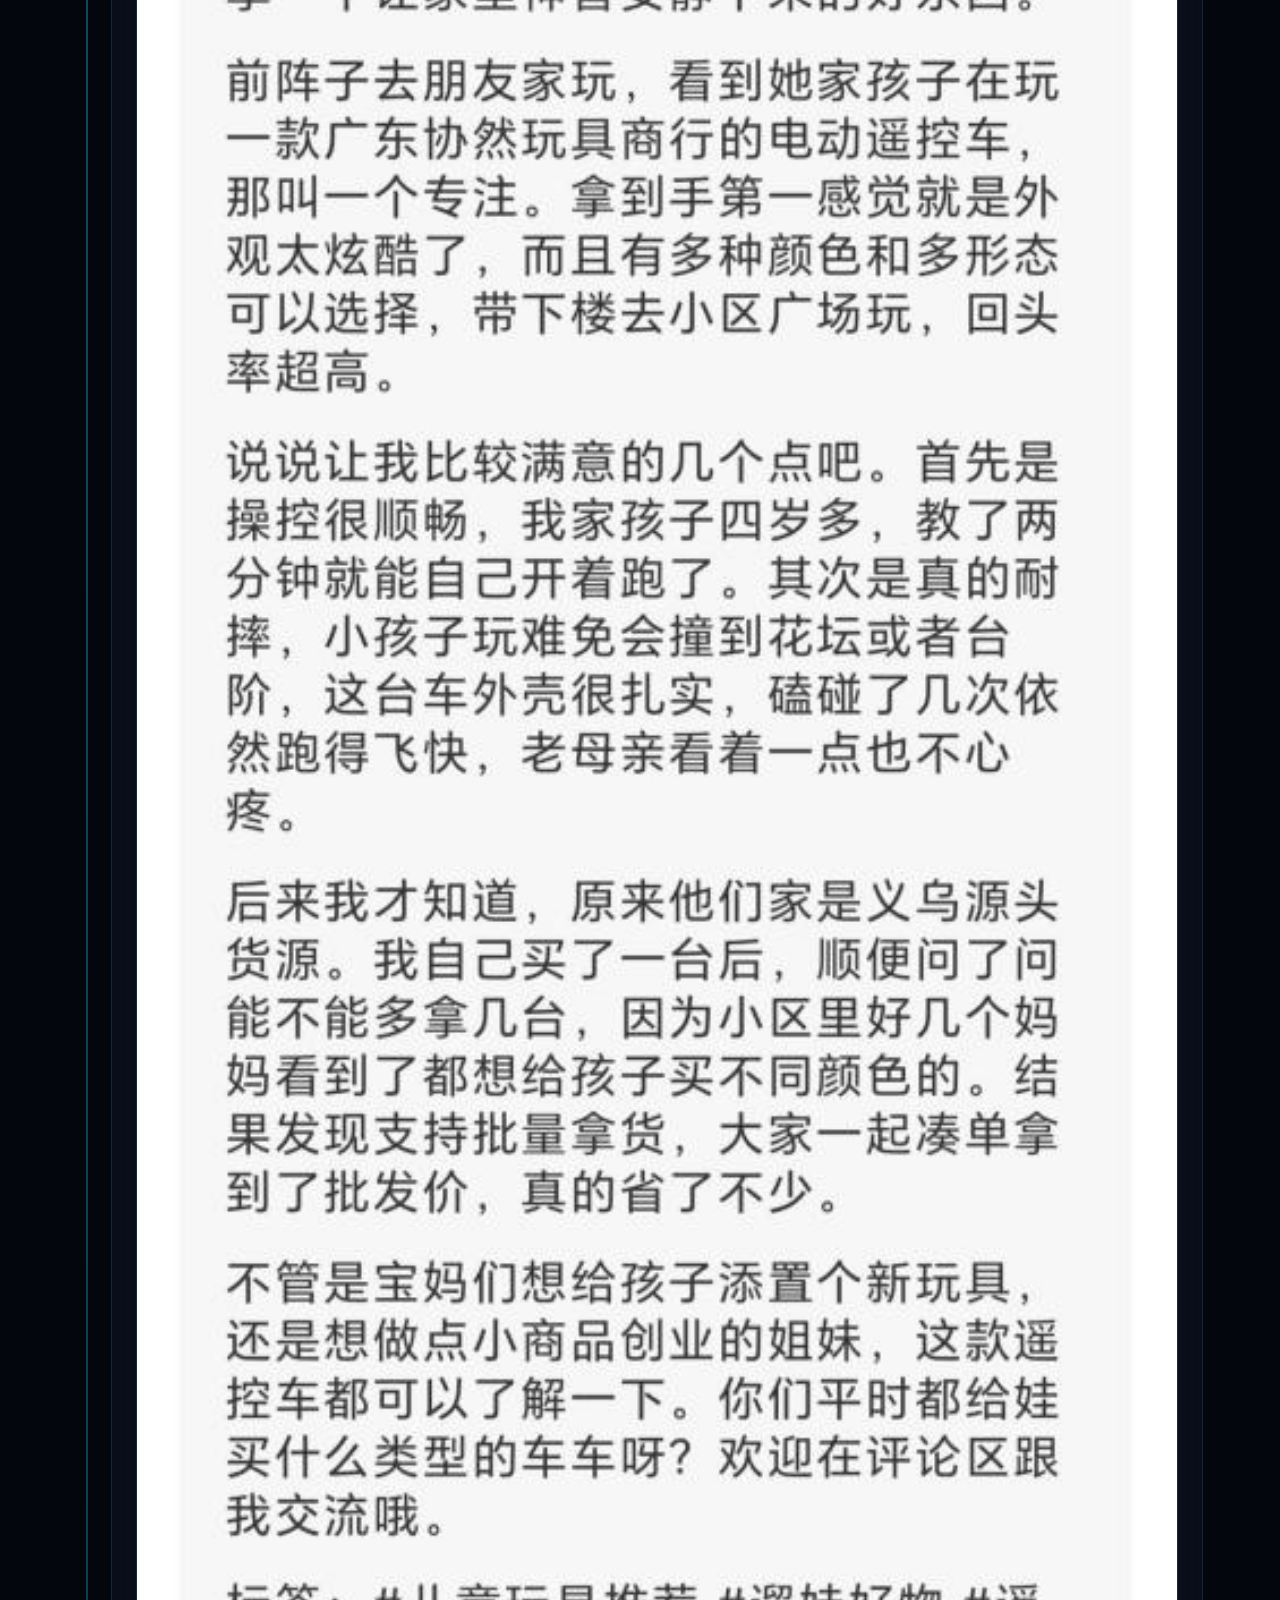
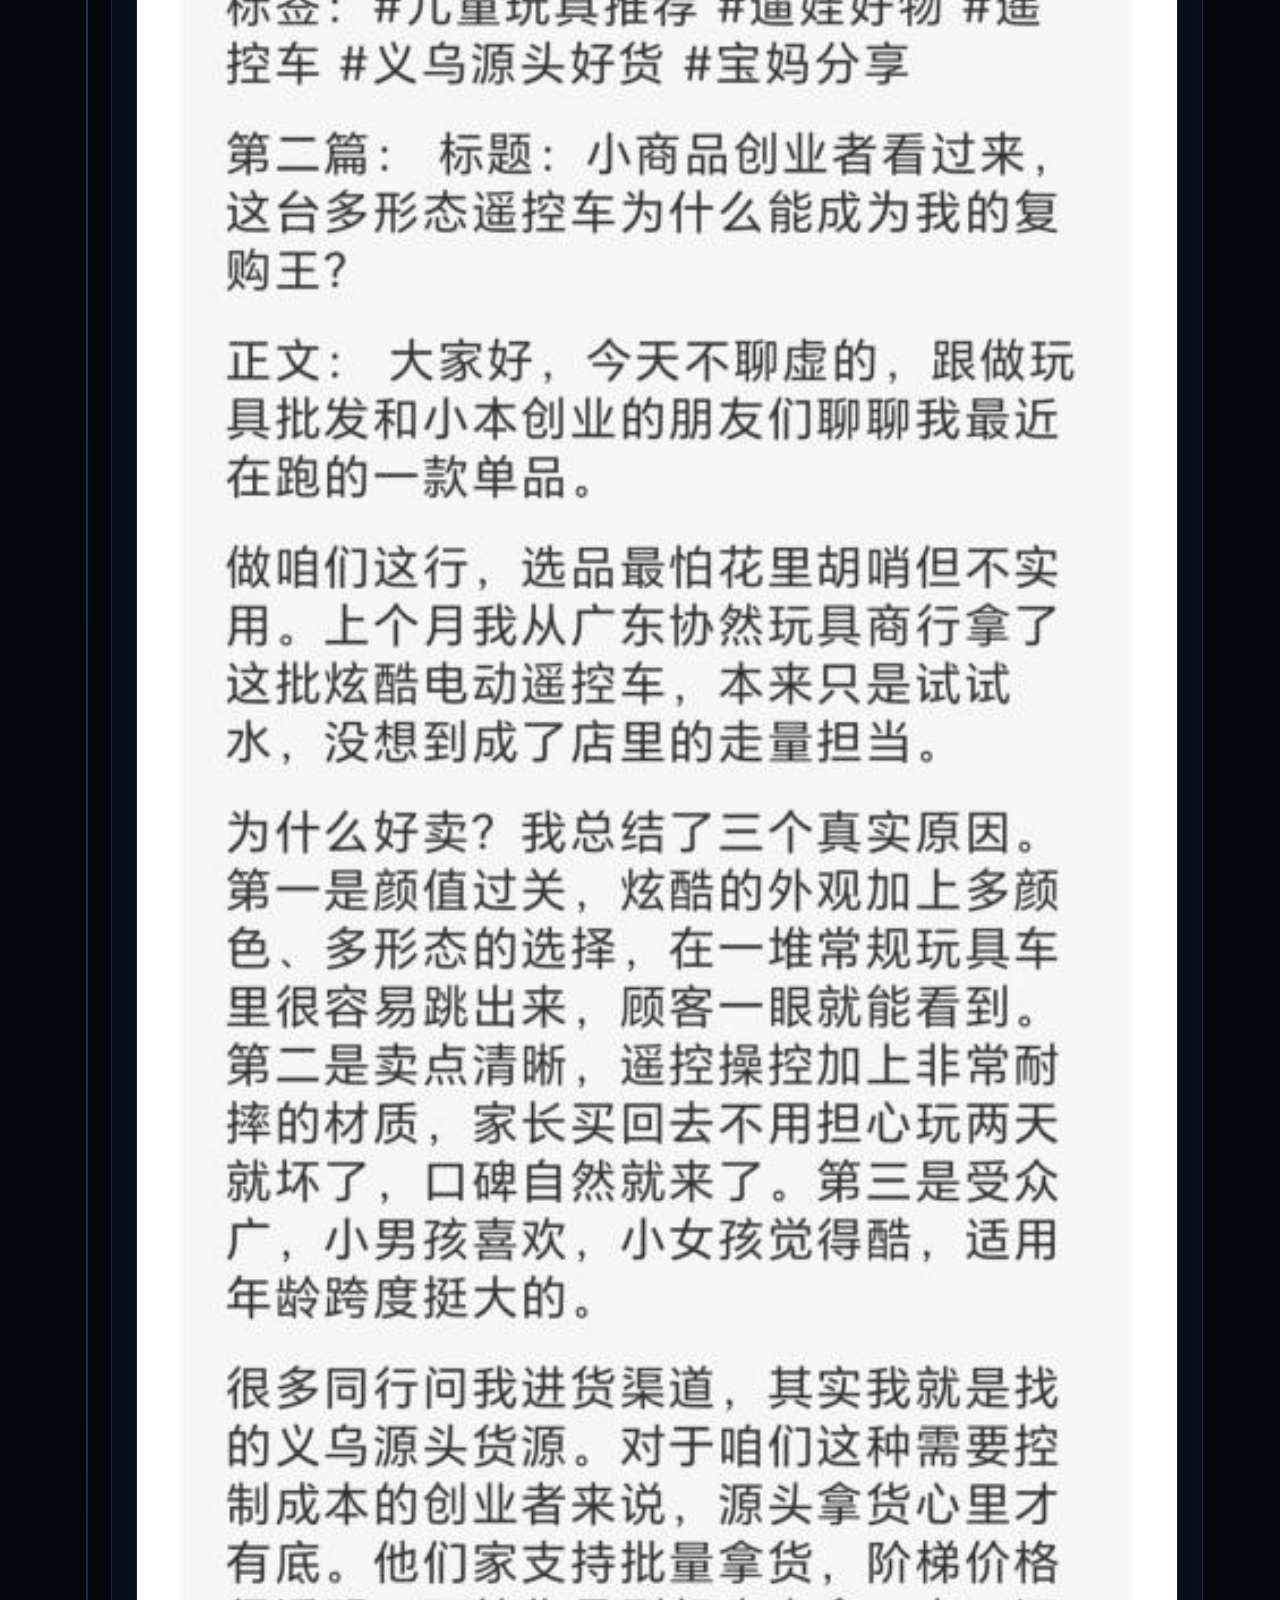
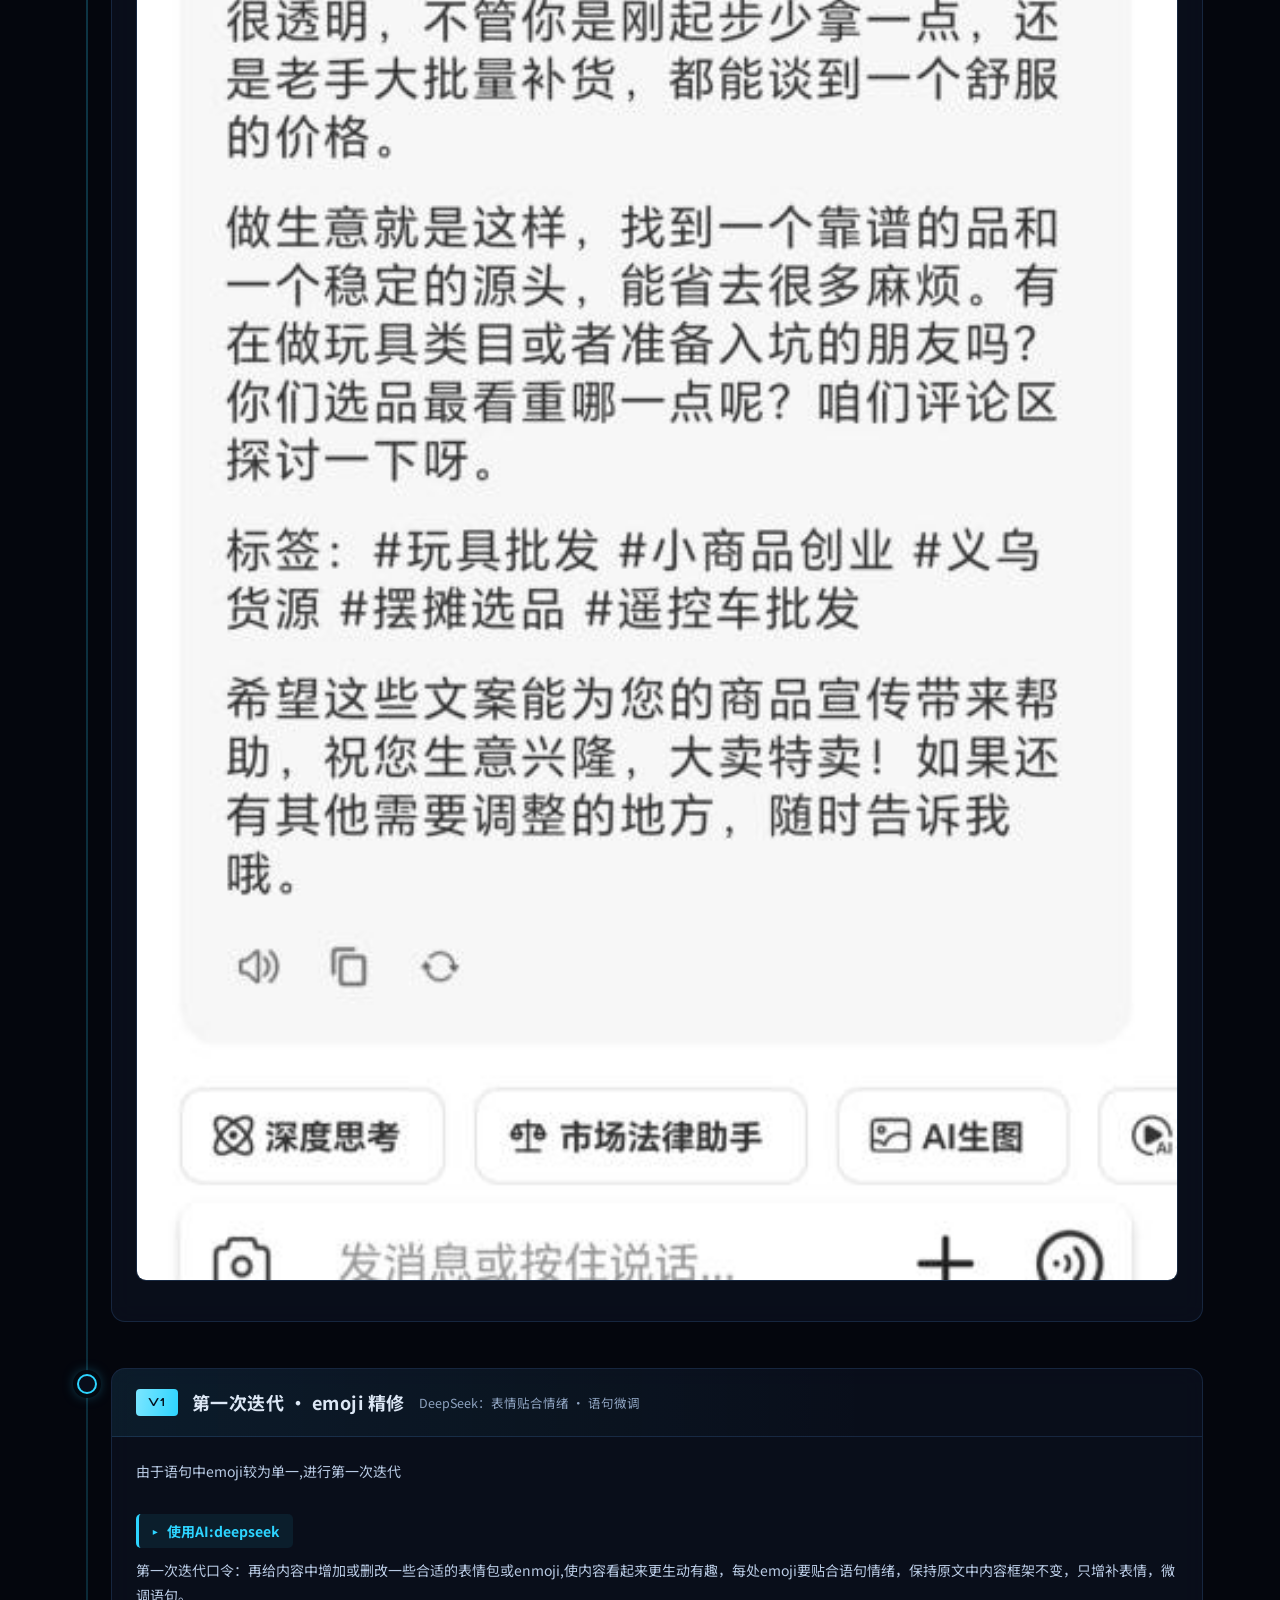
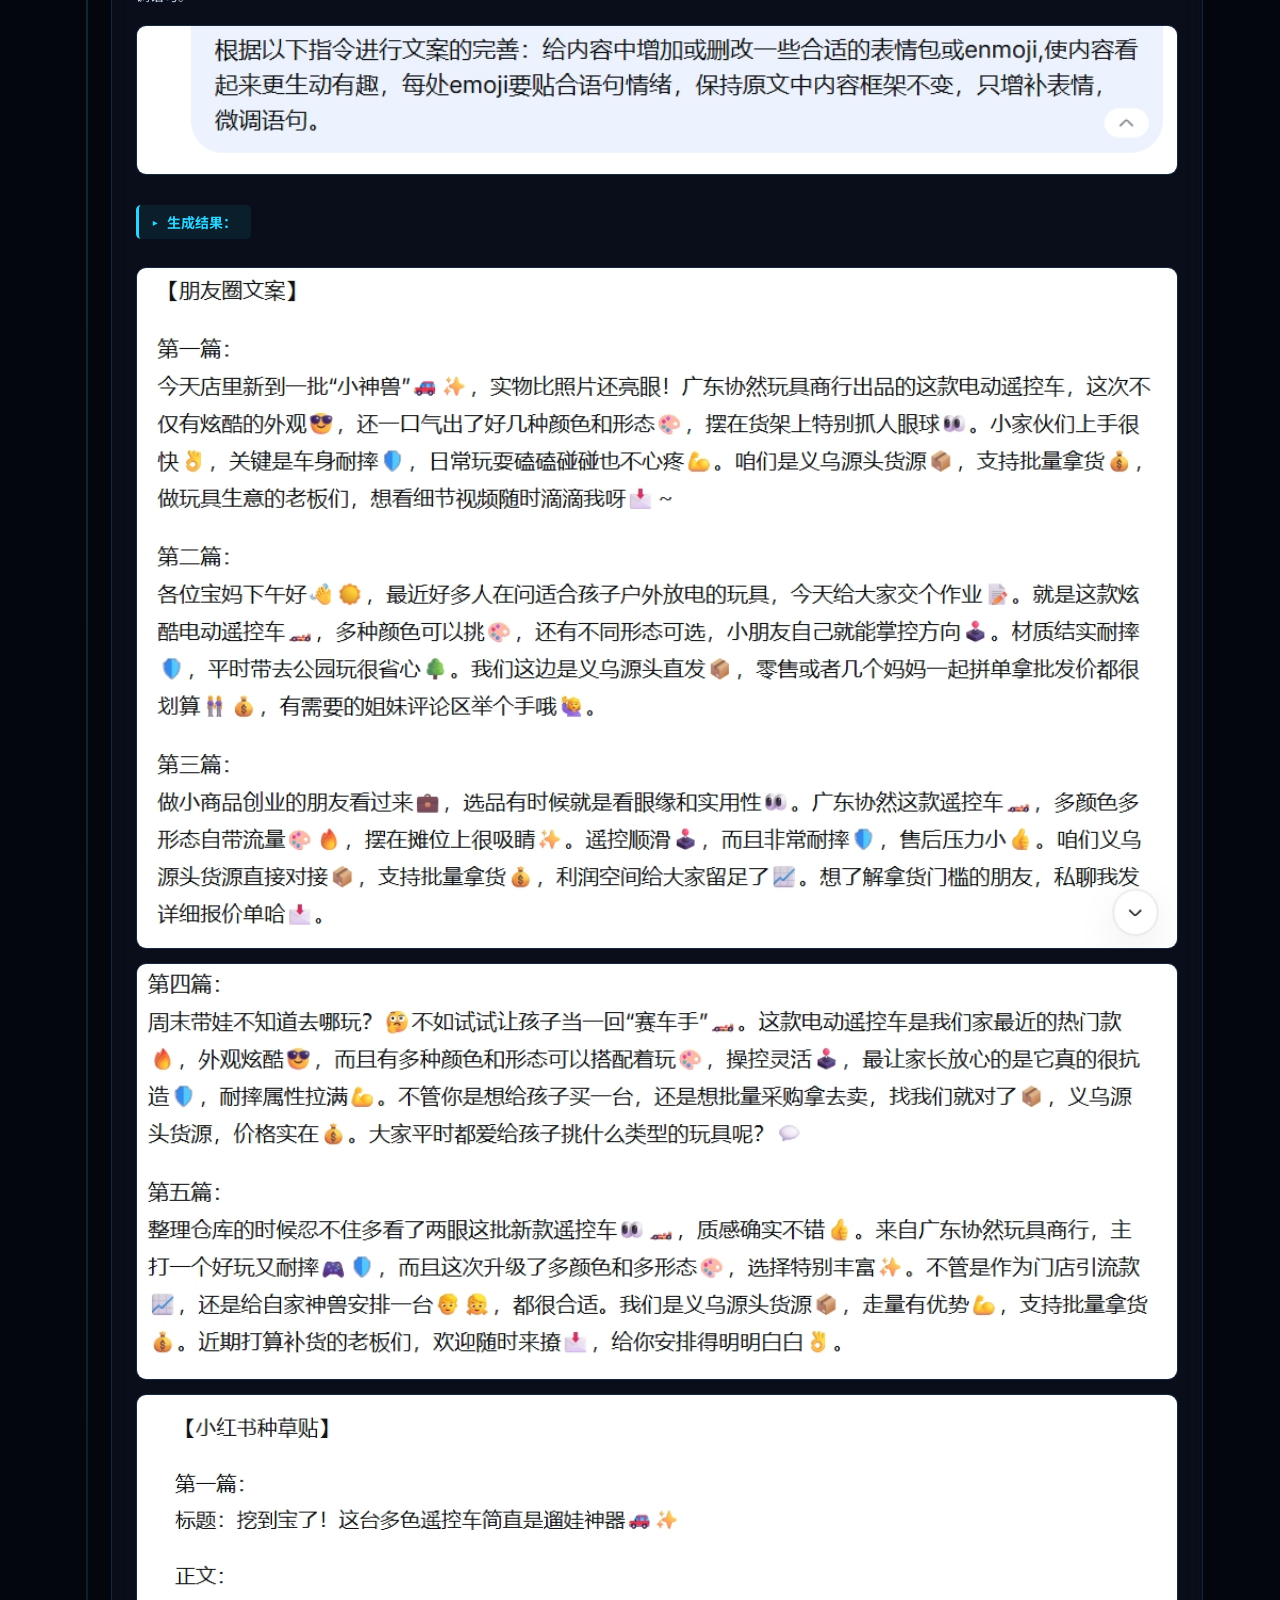
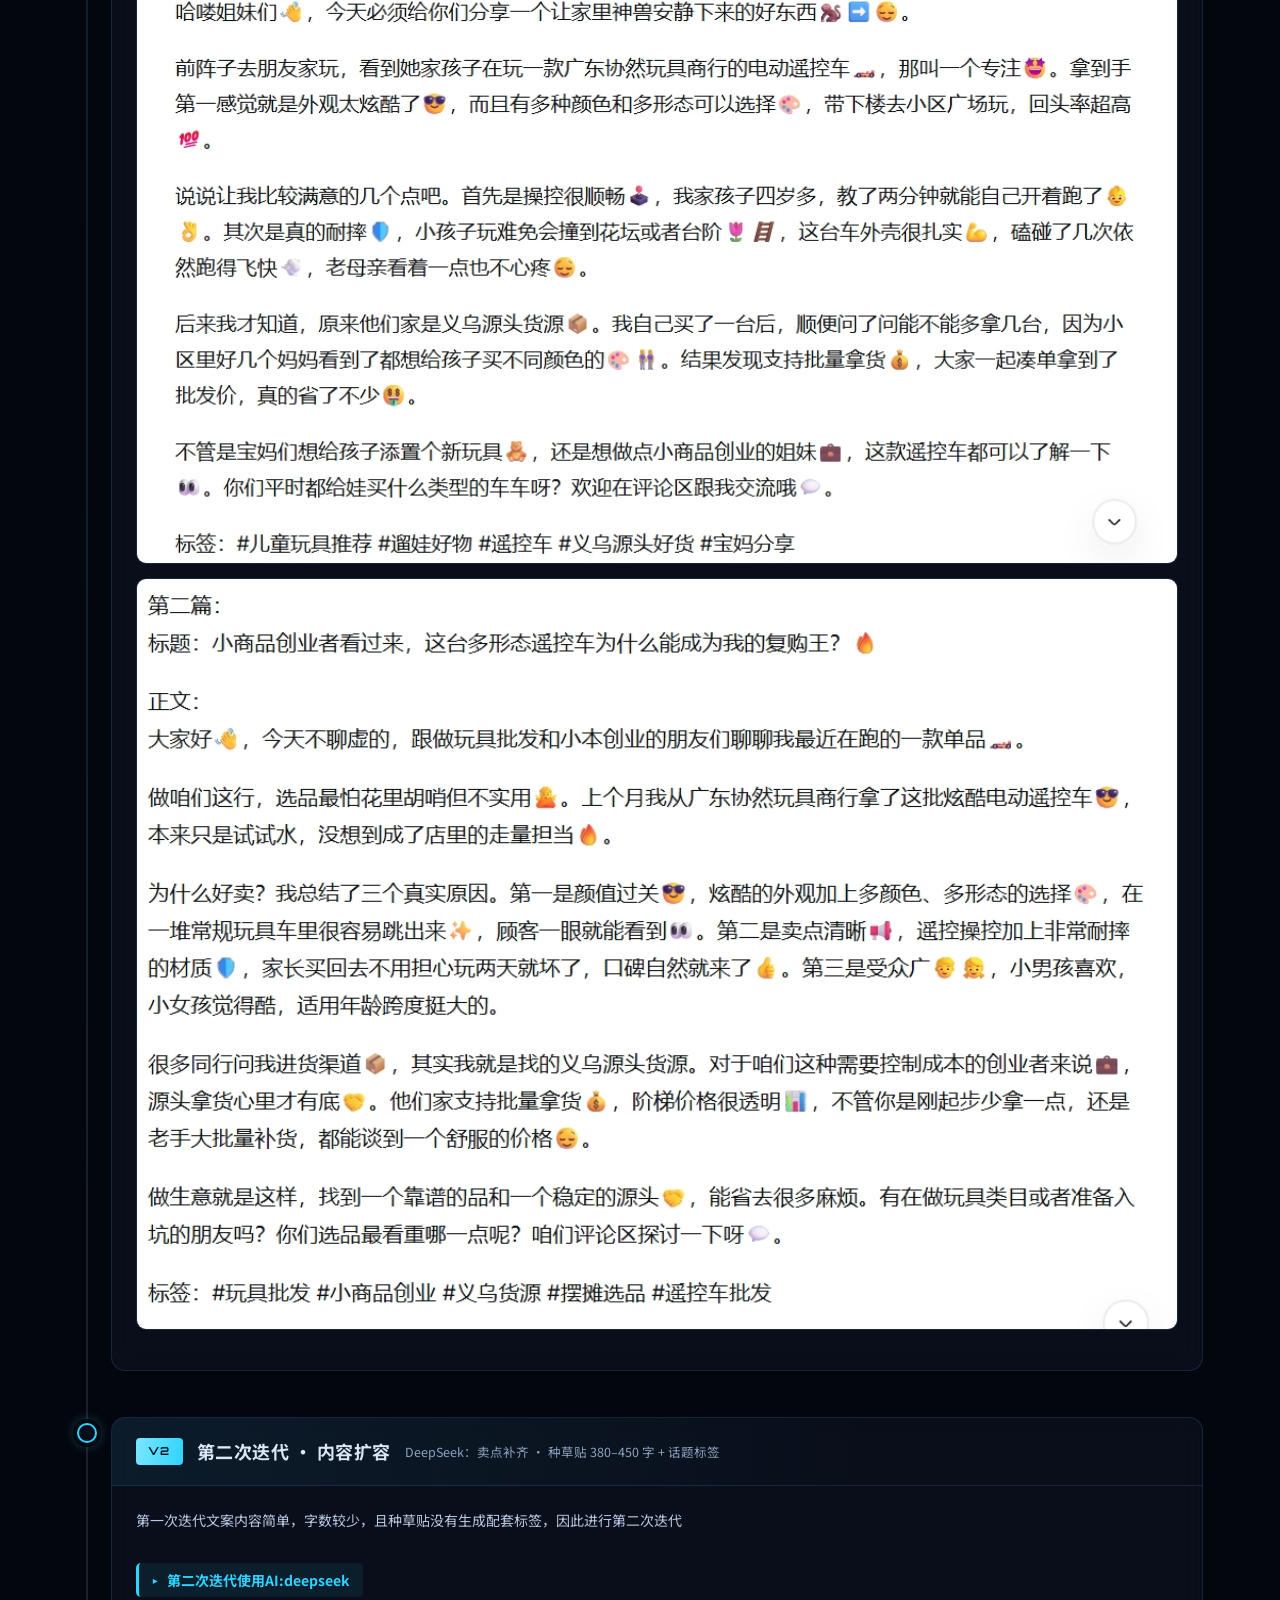
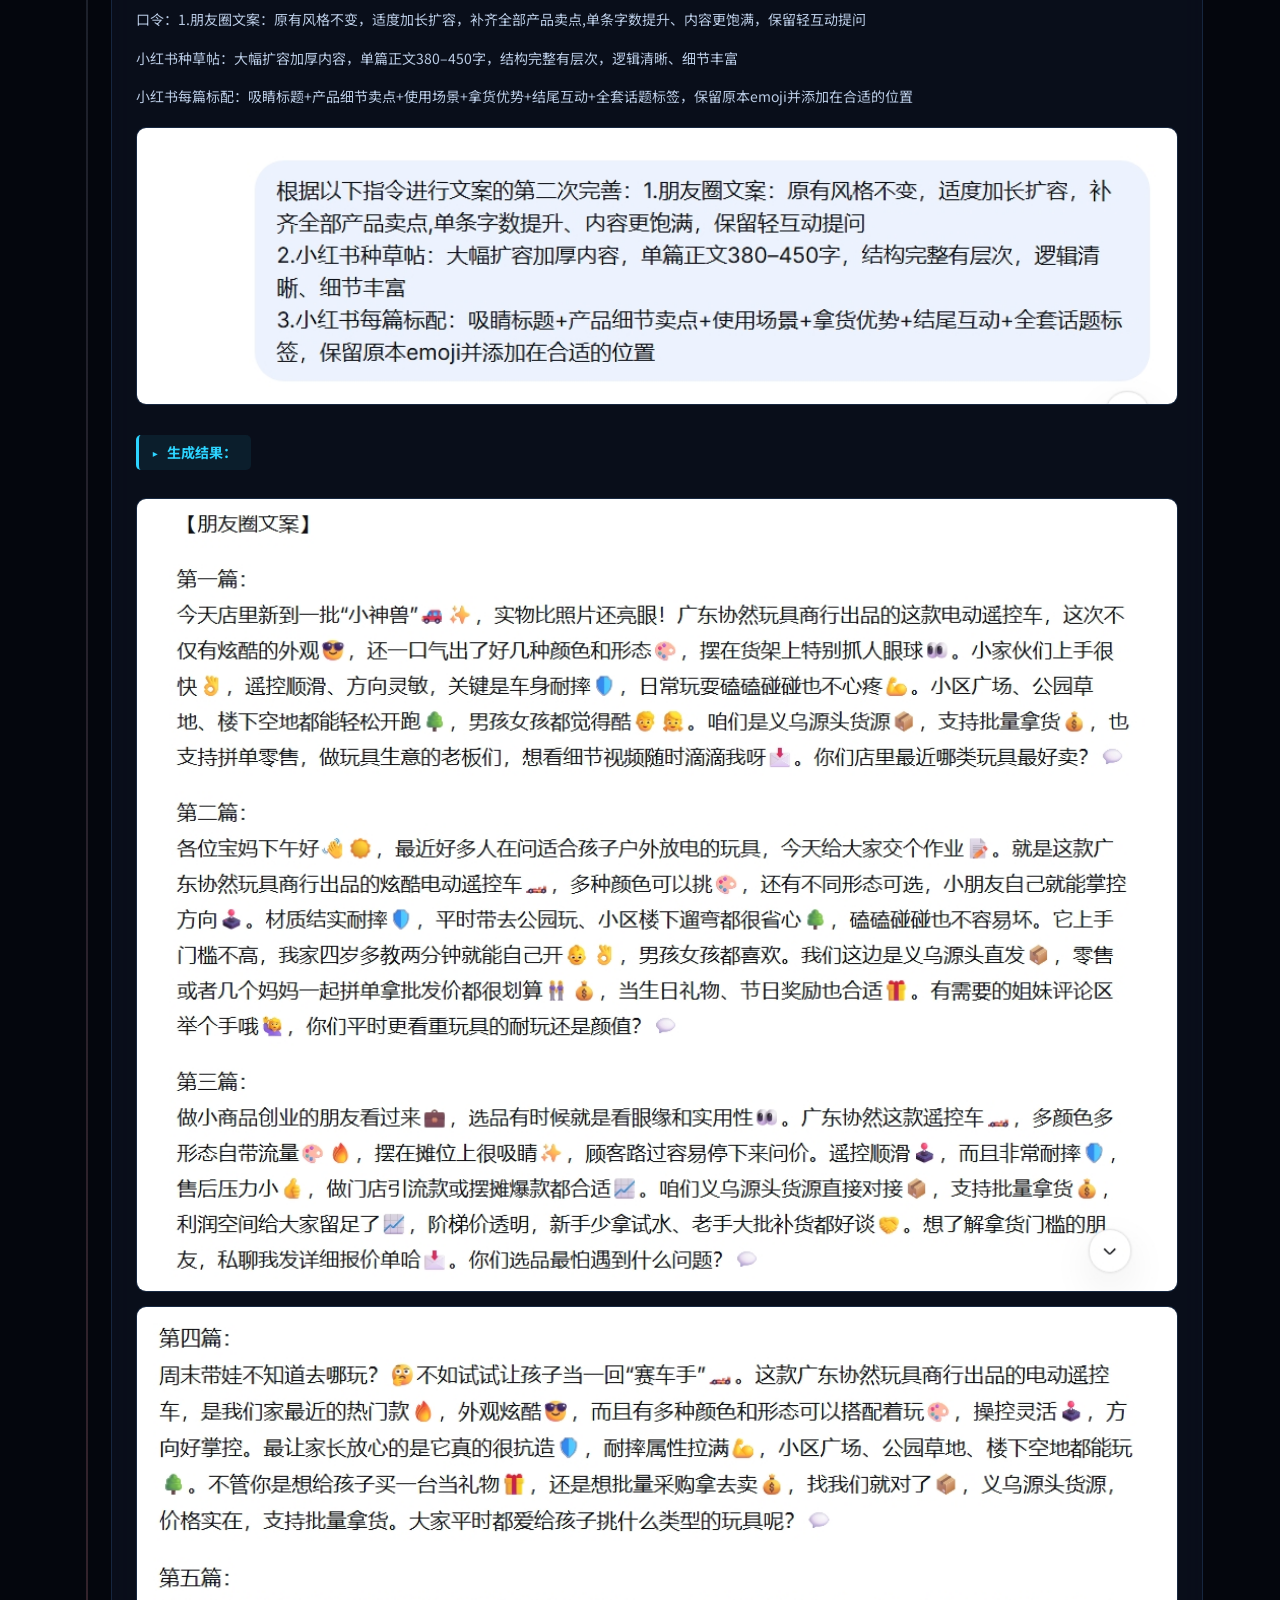
<file: web/social.html>
﻿<!DOCTYPE html>
<html lang="zh-CN">
<head>
<meta charset="UTF-8">
<meta name="viewport" content="width=device-width, initial-scale=1.0">
<title>社交文案 · AI 物料作战矩阵 | OWTO团队</title>
<meta name="description" content="朋友圈 × 5 + 小红书种草贴 × 2，三轮迭代完成 emoji、篇幅与钩子优化。">
<link rel="preconnect" href="https://fonts.googleapis.com">
<link rel="preconnect" href="https://fonts.gstatic.com" crossorigin>
<link href="https://fonts.googleapis.com/css2?family=Orbitron:wght@500;700;900&family=Noto+Sans+SC:wght@400;500;700;900&display=swap" rel="stylesheet" media="print" onload="this.media='all'">
<noscript><link href="https://fonts.googleapis.com/css2?family=Orbitron:wght@500;700;900&family=Noto+Sans+SC:wght@400;500;700;900&display=swap" rel="stylesheet"></noscript>
<link rel="stylesheet" href="styles.css?v=20261012e">
</head>
<body data-page="朋友圈种草贴">

<div class="bg-grid" aria-hidden="true"></div>
<div class="bg-glow glow-cyan" aria-hidden="true"></div>
<div class="bg-glow glow-red" aria-hidden="true"></div>
<div class="scroll-progress" id="scrollProgress"></div>

<header class="topbar" id="topbar">
  <a class="brand" href="index.html">
    <span class="brand-mark">
      <svg viewBox="0 0 32 32" width="30" height="30" aria-hidden="true">
        <defs><linearGradient id="lg" x1="0" y1="0" x2="1" y2="1">
          <stop offset="0" stop-color="#2dd4ff"/><stop offset="1" stop-color="#ff4d4f"/>
        </linearGradient></defs>
        <path d="M16 2 L29 9 V23 L16 30 L3 23 V9 Z" fill="none" stroke="url(#lg)" stroke-width="2"/>
        <path d="M16 9 l5 3 v6 l-5 3 l-5-3 v-6 z" fill="url(#lg)"/>
      </svg>
    </span>
    <span class="brand-txt">
      <strong>AI 物料作战矩阵</strong>
      <em>OWTO团队</em>
    </span>
  </a>
  <nav class="mainnav" id="mainnav" aria-label="物料导航"></nav>
  <div class="topbar-status"><span class="dot"></span>TEAM OWTO · 6488</div>
</header>

<main>
<div id="sections"></div>
</main>

<footer class="footer">
  <div class="footer-inner">
    <div class="footer-logo">AI 物料作战矩阵 · MATERIAL COMMAND CENTER</div>
    <p>商品：儿童遥控车 电动遥控玩具车 儿童玩具模型遥控消防车 ｜ 商户：广东协然玩具商行</p>
    <p class="footer-tools">生成工具：世界义乌AI · 元宝 · DeepSeek · 豆包 · 即梦AI &nbsp;｜&nbsp; <a href="index.html" style="color:var(--cyan)">← 返回总览</a></p>
  </div>
</footer>

<button class="back-top" id="backTop" aria-label="回到顶部">↑</button>
<div class="lightbox" id="lightbox" role="dialog" aria-modal="true" aria-label="图片预览" hidden>
  <button class="lb-close" id="lbClose" aria-label="关闭">✕</button>
  <button class="lb-nav lb-prev" id="lbPrev" aria-label="上一张">‹</button>
  <button class="lb-nav lb-next" id="lbNext" aria-label="下一张">›</button>
  <figure class="lb-figure">
    <img id="lbImg" alt="">
    <figcaption id="lbCap"></figcaption>
  </figure>
  <div class="lb-counter" id="lbCounter"></div>
</div>

<script src="data.js?v=20261012b"></script>
<script src="app.js?v=20261012d"></script>
</body>
</html>
</file>
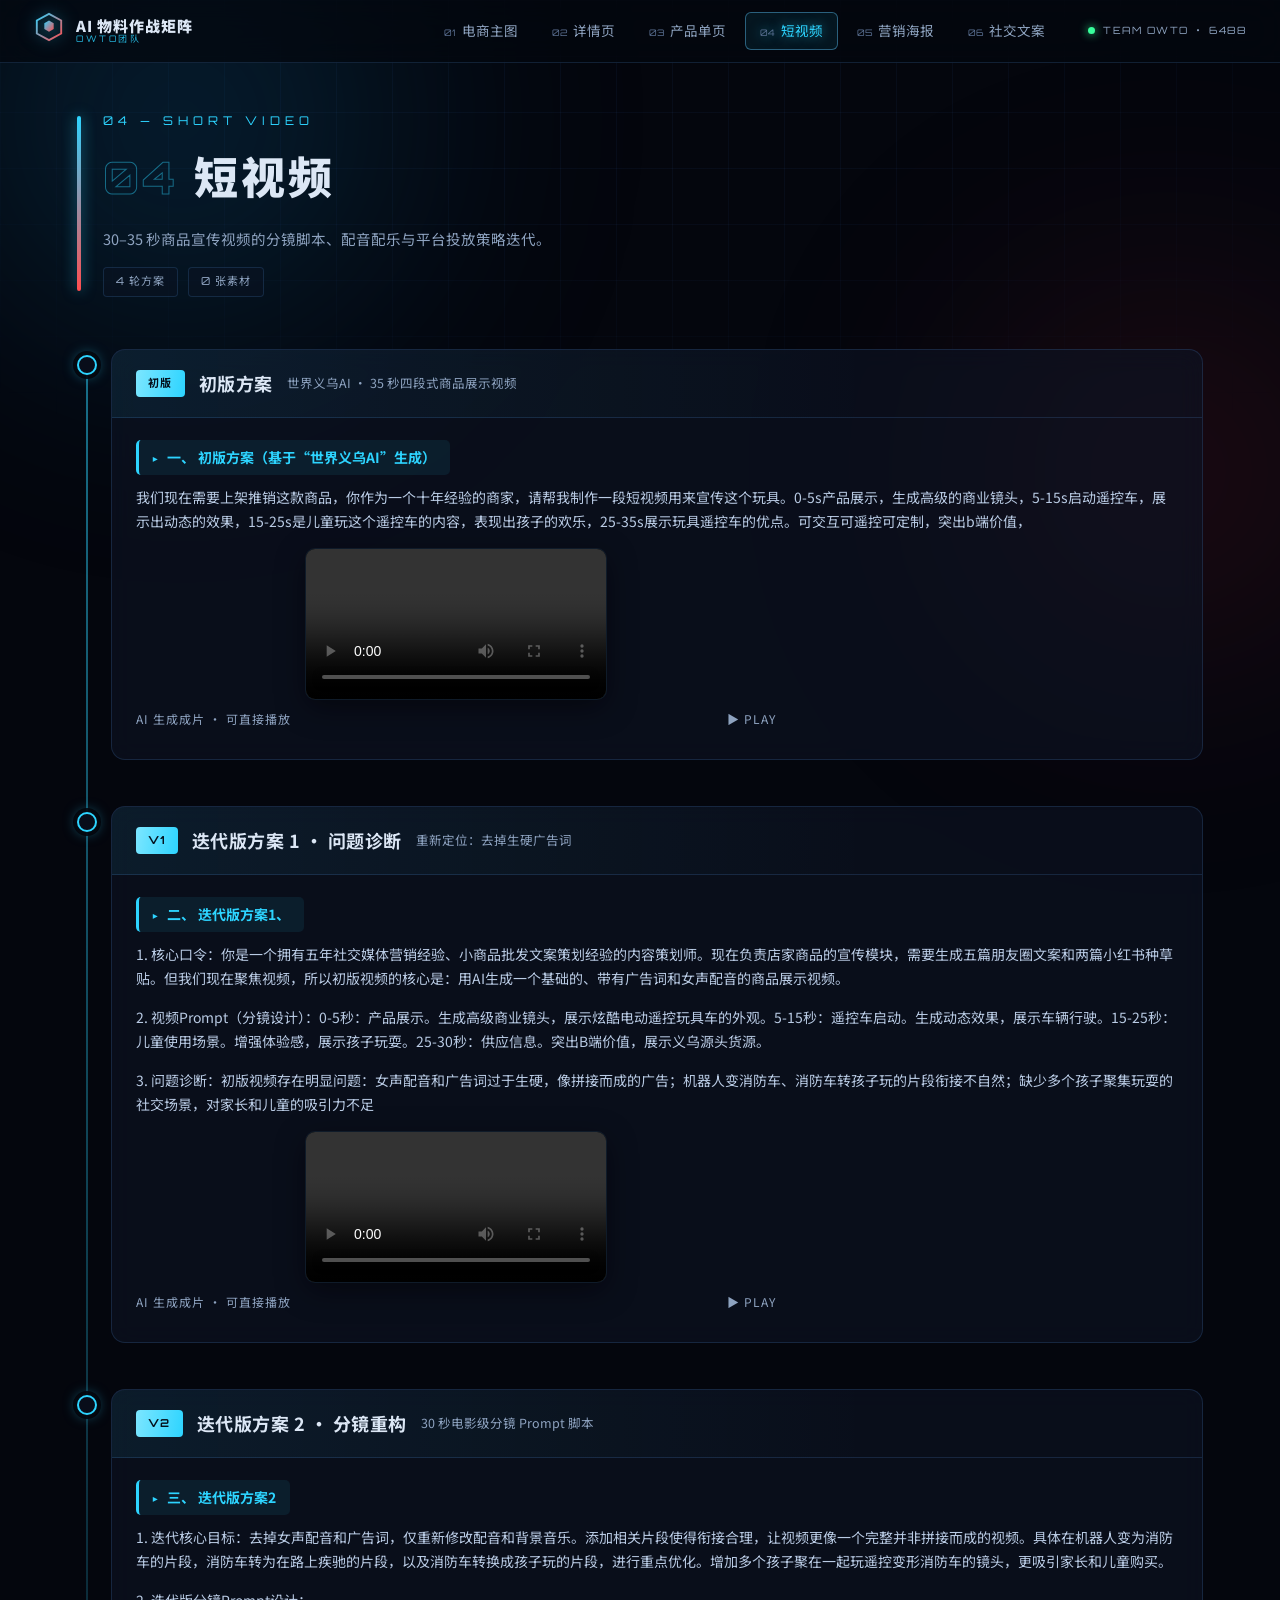
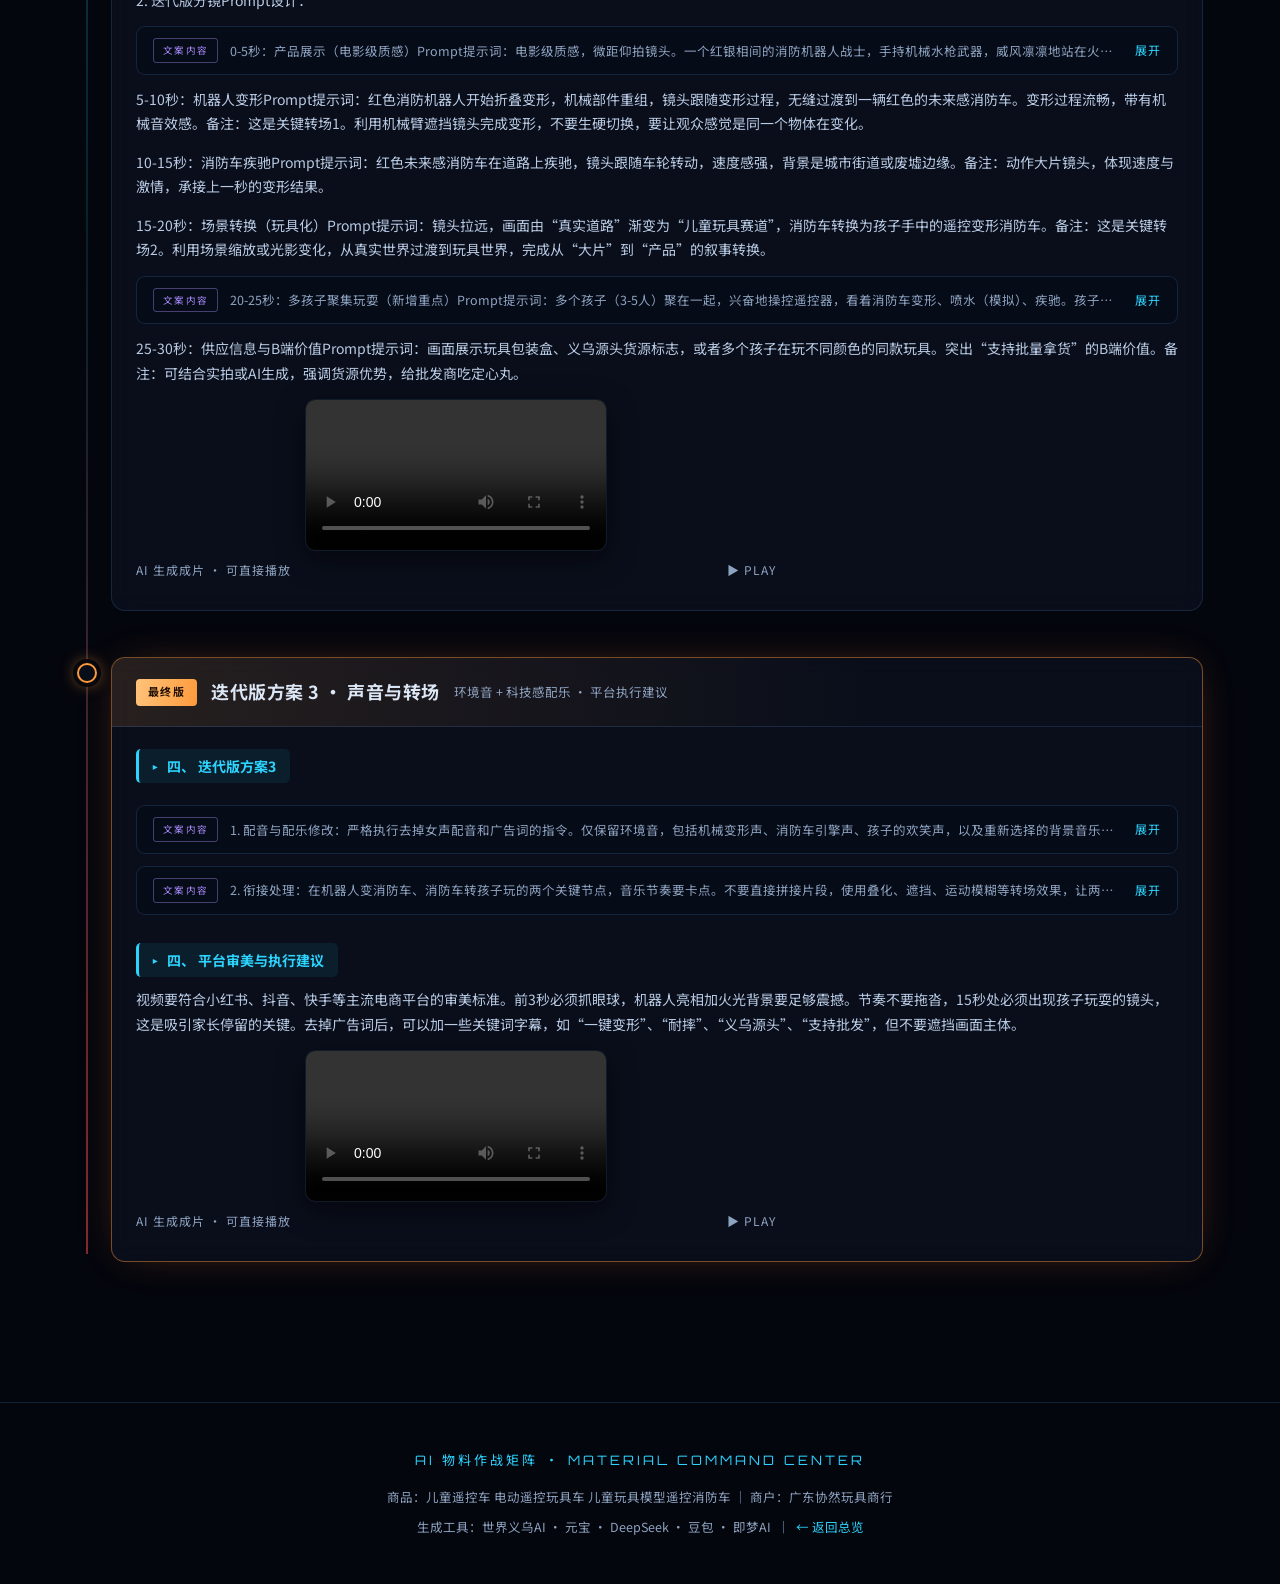
<file: web/video.html>
﻿<!DOCTYPE html>
<html lang="zh-CN">
<head>
<meta charset="UTF-8">
<meta name="viewport" content="width=device-width, initial-scale=1.0">
<title>短视频 · AI 物料作战矩阵 | OWTO团队</title>
<meta name="description" content="30–35 秒商品宣传视频的分镜脚本、配音配乐与平台投放策略迭代。">
<link rel="preconnect" href="https://fonts.googleapis.com">
<link rel="preconnect" href="https://fonts.gstatic.com" crossorigin>
<link href="https://fonts.googleapis.com/css2?family=Orbitron:wght@500;700;900&family=Noto+Sans+SC:wght@400;500;700;900&display=swap" rel="stylesheet" media="print" onload="this.media='all'">
<noscript><link href="https://fonts.googleapis.com/css2?family=Orbitron:wght@500;700;900&family=Noto+Sans+SC:wght@400;500;700;900&display=swap" rel="stylesheet"></noscript>
<link rel="stylesheet" href="styles.css?v=20261012e">
</head>
<body data-page="短视频">

<div class="bg-grid" aria-hidden="true"></div>
<div class="bg-glow glow-cyan" aria-hidden="true"></div>
<div class="bg-glow glow-red" aria-hidden="true"></div>
<div class="scroll-progress" id="scrollProgress"></div>

<header class="topbar" id="topbar">
  <a class="brand" href="index.html">
    <span class="brand-mark">
      <svg viewBox="0 0 32 32" width="30" height="30" aria-hidden="true">
        <defs><linearGradient id="lg" x1="0" y1="0" x2="1" y2="1">
          <stop offset="0" stop-color="#2dd4ff"/><stop offset="1" stop-color="#ff4d4f"/>
        </linearGradient></defs>
        <path d="M16 2 L29 9 V23 L16 30 L3 23 V9 Z" fill="none" stroke="url(#lg)" stroke-width="2"/>
        <path d="M16 9 l5 3 v6 l-5 3 l-5-3 v-6 z" fill="url(#lg)"/>
      </svg>
    </span>
    <span class="brand-txt">
      <strong>AI 物料作战矩阵</strong>
      <em>OWTO团队</em>
    </span>
  </a>
  <nav class="mainnav" id="mainnav" aria-label="物料导航"></nav>
  <div class="topbar-status"><span class="dot"></span>TEAM OWTO · 6488</div>
</header>

<main>
<div id="sections"></div>
</main>

<footer class="footer">
  <div class="footer-inner">
    <div class="footer-logo">AI 物料作战矩阵 · MATERIAL COMMAND CENTER</div>
    <p>商品：儿童遥控车 电动遥控玩具车 儿童玩具模型遥控消防车 ｜ 商户：广东协然玩具商行</p>
    <p class="footer-tools">生成工具：世界义乌AI · 元宝 · DeepSeek · 豆包 · 即梦AI &nbsp;｜&nbsp; <a href="index.html" style="color:var(--cyan)">← 返回总览</a></p>
  </div>
</footer>

<button class="back-top" id="backTop" aria-label="回到顶部">↑</button>
<div class="lightbox" id="lightbox" role="dialog" aria-modal="true" aria-label="图片预览" hidden>
  <button class="lb-close" id="lbClose" aria-label="关闭">✕</button>
  <button class="lb-nav lb-prev" id="lbPrev" aria-label="上一张">‹</button>
  <button class="lb-nav lb-next" id="lbNext" aria-label="下一张">›</button>
  <figure class="lb-figure">
    <img id="lbImg" alt="">
    <figcaption id="lbCap"></figcaption>
  </figure>
  <div class="lb-counter" id="lbCounter"></div>
</div>

<script src="data.js?v=20261012b"></script>
<script src="app.js?v=20261012d"></script>
</body>
</html>
</file>
<file: web/styles.css>
/* ============================================================
   AI 物料作战矩阵 · 科技感展示页
   ============================================================ */
:root{
  --bg:#04060d;
  --bg-2:#080d1a;
  --panel:rgba(13,20,36,.62);
  --panel-solid:#0b1220;
  --line:rgba(94,168,255,.16);
  --line-strong:rgba(94,200,255,.42);
  --cyan:#2dd4ff;
  --blue:#3b82f6;
  --red:#ff4d4f;
  --orange:#ff9a3c;
  --txt:#dce7f5;
  --txt-dim:#8ea3c0;
  --txt-faint:#5d7396;
  --mono:"Orbitron","Noto Sans SC",system-ui,sans-serif;
  --sans:"Noto Sans SC",system-ui,-apple-system,"Segoe UI","Microsoft YaHei",sans-serif;
}
*{margin:0;padding:0;box-sizing:border-box}
html{scroll-behavior:smooth;overflow-x:hidden}
body{
  background:var(--bg);
  color:var(--txt);
  font-family:var(--sans);
  line-height:1.75;
  overflow-x:hidden;
  overflow-wrap:break-word;
  -webkit-font-smoothing:antialiased;
}
::selection{background:rgba(45,212,255,.28);color:#fff}
img{display:block;max-width:100%}
a{color:inherit;text-decoration:none}

/* ---------- 背景层 ---------- */
.bg-grid{
  position:fixed;inset:0;z-index:-3;pointer-events:none;
  background-image:
    linear-gradient(rgba(80,150,255,.05) 1px,transparent 1px),
    linear-gradient(90deg,rgba(80,150,255,.05) 1px,transparent 1px);
  background-size:56px 56px;
  mask-image:radial-gradient(ellipse 90% 70% at 50% 0%,#000 30%,transparent 85%);
}
.bg-glow{position:fixed;z-index:-2;border-radius:50%;filter:blur(120px);opacity:.35;pointer-events:none}
.glow-cyan{width:680px;height:680px;top:-220px;left:-160px;background:radial-gradient(circle,#0e6fa8,transparent 65%)}
.glow-red{width:620px;height:620px;top:18vh;right:-200px;background:radial-gradient(circle,#8f1d2e,transparent 65%);opacity:.28}
.scroll-progress{
  position:fixed;top:0;left:0;height:2px;width:0;z-index:120;
  background:linear-gradient(90deg,var(--cyan),var(--blue) 55%,var(--red));
  box-shadow:0 0 12px rgba(45,212,255,.8);
}

/* ---------- 顶栏 ---------- */
.topbar{
  position:fixed;top:0;left:0;right:0;z-index:100;
  display:flex;align-items:center;gap:28px;
  padding:12px 34px;
  background:rgba(4,7,14,.72);
  backdrop-filter:blur(18px);
  border-bottom:1px solid var(--line);
  transition:padding .3s,background .3s;
}
.topbar.shrink{padding:7px 34px;background:rgba(4,7,14,.9)}
.brand{display:flex;align-items:center;gap:12px;flex-shrink:0}
.brand-mark{filter:drop-shadow(0 0 8px rgba(45,212,255,.5))}
.brand-txt{display:flex;flex-direction:column;line-height:1.15}
.brand-txt strong{font-size:15px;font-weight:900;letter-spacing:1px}
.brand-txt em{font-family:var(--mono);font-style:normal;font-size:9px;letter-spacing:2.5px;color:var(--cyan);opacity:.85}
.mainnav{display:flex;gap:4px;margin-left:auto;flex-wrap:wrap}
.mainnav a{
  position:relative;padding:6px 14px;font-size:13.5px;color:var(--txt-dim);
  border:1px solid transparent;border-radius:6px;transition:.25s;white-space:nowrap;
}
.mainnav a:hover{color:#fff;background:rgba(45,212,255,.08)}
.mainnav a.active{color:var(--cyan);border-color:var(--line-strong);background:rgba(45,212,255,.08);text-shadow:0 0 12px rgba(45,212,255,.6)}
.mainnav a .n{font-family:var(--mono);font-size:9px;margin-right:6px;color:var(--txt-faint)}
.topbar-status{display:flex;align-items:center;gap:8px;font-family:var(--mono);font-size:10px;letter-spacing:1.5px;color:var(--txt-dim);flex-shrink:0}
.topbar-status .dot{width:7px;height:7px;border-radius:50%;background:#38ff9c;box-shadow:0 0 10px #38ff9c;animation:blink 2s infinite}
@keyframes blink{50%{opacity:.35}}

/* ---------- HERO ---------- */
.hero{position:relative;min-height:100vh;display:flex;align-items:center;padding:120px 8vw 70px;overflow:hidden}
#particles{position:absolute;inset:0;width:100%;height:100%}
.hero-inner{position:relative;z-index:2;max-width:1240px;margin:0 auto;width:100%}
.hero-tag{display:flex;gap:12px;flex-wrap:wrap;margin-bottom:26px}
.chip{display:inline-flex;align-items:center;gap:8px;font-size:12.5px;padding:6px 15px;border-radius:999px}
.chip-line{color:var(--txt-dim);border:1px solid var(--line);background:rgba(10,18,34,.55);backdrop-filter:blur(6px)}
.chip-line::before{content:"";width:6px;height:6px;border-radius:50%;background:var(--cyan);box-shadow:0 0 8px var(--cyan)}
.chip-team{color:#ffc9a3;border-color:rgba(255,154,60,.55);background:rgba(60,32,10,.45)}
.chip-team::before{background:var(--orange);box-shadow:0 0 8px var(--orange)}
.hero-title{font-weight:900;margin-bottom:22px}
.ht-line{display:block;font-size:clamp(34px,5.6vw,68px);line-height:1.12;letter-spacing:2px}
.ht-en{font-family:var(--mono);font-size:clamp(15px,2vw,23px);letter-spacing:6px;margin-top:14px;color:var(--txt-dim);font-weight:700}
.grad-red{background:linear-gradient(100deg,#ff6b5e,#ff3b3b 45%,var(--orange));-webkit-background-clip:text;background-clip:text;color:transparent;filter:drop-shadow(0 0 24px rgba(255,77,79,.35))}
.grad-cyan{background:linear-gradient(100deg,#7ce6ff,var(--cyan) 50%,var(--blue));-webkit-background-clip:text;background-clip:text;color:transparent}
.hero-sub{max-width:760px;color:var(--txt-dim);font-size:clamp(14px,1.5vw,17px);margin-bottom:34px;text-wrap:balance}
.hero-meta{display:grid;grid-template-columns:repeat(4,minmax(0,1fr));gap:14px;max-width:760px;margin-bottom:26px}
.meta-card{
  position:relative;padding:16px 18px;border-radius:12px;
  background:linear-gradient(160deg,rgba(45,212,255,.08),rgba(13,20,36,.55));
  border:1px solid var(--line);overflow:hidden;
}
.meta-card::after{content:"";position:absolute;top:0;left:0;width:100%;height:2px;background:linear-gradient(90deg,var(--cyan),transparent)}
.meta-card b{display:block;font-family:var(--mono);font-size:clamp(18px,2.2vw,27px);color:#fff;letter-spacing:1px}
.meta-card b.age{font-size:clamp(15px,1.7vw,22px)}
.meta-card span{font-size:12px;color:var(--txt-dim)}
.hero-stats{display:flex;gap:38px;flex-wrap:wrap;margin-bottom:34px}
.hstat b{font-family:var(--mono);font-size:clamp(26px,3.2vw,40px);font-weight:900;color:var(--cyan);text-shadow:0 0 22px rgba(45,212,255,.45)}
.hstat span{display:block;font-size:12.5px;color:var(--txt-dim);letter-spacing:1px}
.hero-cta{display:flex;gap:16px;flex-wrap:wrap;margin-bottom:60px}
.btn-primary,.btn-ghost{
  padding:13px 30px;border-radius:8px;font-size:14.5px;font-weight:700;letter-spacing:2px;
  transition:.28s;position:relative;overflow:hidden;
}
.btn-primary{
  color:#04101c;background:linear-gradient(100deg,#7ce6ff,var(--cyan) 55%,#38a5ff);
  box-shadow:0 0 26px rgba(45,212,255,.35);
}
.btn-primary:hover{transform:translateY(-2px);box-shadow:0 8px 34px rgba(45,212,255,.55)}
.btn-ghost{color:var(--txt);border:1px solid var(--line-strong);background:rgba(45,212,255,.05)}
.btn-ghost:hover{background:rgba(45,212,255,.13);border-color:var(--cyan)}
.hero-cards{display:grid;grid-template-columns:repeat(6,minmax(0,1fr));gap:12px}
.hcard{
  position:relative;padding:18px 14px 16px;border-radius:10px;display:block;
  background:var(--panel);border:1px solid var(--line);
  backdrop-filter:blur(10px);transition:.3s;overflow:hidden;
}
.hcard::before{content:"";position:absolute;top:0;left:0;width:100%;height:2px;background:linear-gradient(90deg,var(--cyan),var(--red));transform:scaleX(0);transform-origin:left;transition:.35s}
.hcard:hover{transform:translateY(-5px);border-color:var(--line-strong);background:rgba(18,30,54,.8)}
.hcard:hover::before{transform:scaleX(1)}
.hcard .hc-idx{font-family:var(--mono);font-size:10px;color:var(--txt-faint);letter-spacing:2px}
.hcard .hc-name{display:block;font-size:15px;font-weight:700;margin:7px 0 2px}
.hcard .hc-en{display:block;font-family:var(--mono);font-size:8.5px;letter-spacing:1.6px;color:var(--cyan);opacity:.75;margin-bottom:8px}
.hcard .hc-count{font-family:var(--mono);font-size:11px;color:var(--orange)}
.scanline{
  position:absolute;left:0;right:0;bottom:0;height:120px;pointer-events:none;
  background:linear-gradient(transparent,rgba(45,212,255,.05));
  -webkit-mask:repeating-linear-gradient(0deg,#000 0 1px,transparent 1px 4px);
  mask:repeating-linear-gradient(0deg,#000 0 1px,transparent 1px 4px);
}

/* ---------- 通用区块 ---------- */
.section{position:relative;padding:110px 6vw 60px;max-width:1320px;margin:0 auto}
.sec-head{position:relative;margin-bottom:52px;padding-left:26px}
.sec-head::before{content:"";position:absolute;left:0;top:6px;bottom:6px;width:4px;border-radius:2px;background:linear-gradient(180deg,var(--cyan),var(--red));box-shadow:0 0 14px rgba(45,212,255,.6)}
.sec-kicker{font-family:var(--mono);font-size:12px;letter-spacing:5px;color:var(--cyan)}
.sec-title{font-size:clamp(28px,3.6vw,44px);font-weight:900;letter-spacing:3px;margin:6px 0 10px}
.sec-title .sec-no{font-family:var(--mono);color:transparent;-webkit-text-stroke:1px rgba(45,212,255,.45);margin-right:16px}
.sec-desc{color:var(--txt-dim);max-width:820px;font-size:14.5px}
.sec-badges{display:flex;gap:10px;flex-wrap:wrap;margin-top:16px}
.sec-badge{font-family:var(--mono);font-size:11px;letter-spacing:1px;padding:4px 12px;border-radius:4px;border:1px solid var(--line);color:var(--txt-dim);background:rgba(10,18,34,.5)}

/* ---------- 迭代时间线 ---------- */
.timeline{position:relative;padding-left:34px}
.timeline::before{content:"";position:absolute;left:9px;top:8px;bottom:8px;width:2px;background:linear-gradient(180deg,var(--cyan),rgba(45,212,255,.25) 60%,var(--red));opacity:.5}
.iter{position:relative;margin-bottom:46px}
.iter:last-child{margin-bottom:0}
.iter-node{
  position:absolute;left:-34px;top:6px;width:20px;height:20px;border-radius:50%;
  background:var(--bg-2);border:2px solid var(--cyan);
  box-shadow:0 0 0 4px rgba(4,6,13,.9),0 0 14px rgba(45,212,255,.6);z-index:2;
}
.iter.final .iter-node{border-color:var(--orange);box-shadow:0 0 0 4px rgba(4,6,13,.9),0 0 16px rgba(255,154,60,.8)}
.iter-card{
  background:var(--panel);border:1px solid var(--line);border-radius:14px;
  backdrop-filter:blur(12px);overflow:hidden;transition:.3s;
}
.iter-card:hover{border-color:var(--line-strong);box-shadow:0 14px 50px -18px rgba(20,90,180,.5)}
.iter.final .iter-card{border-color:rgba(255,154,60,.45);box-shadow:0 0 40px -16px rgba(255,120,40,.4)}
.iter-head{
  display:flex;align-items:center;gap:14px;flex-wrap:wrap;
  padding:18px 24px;border-bottom:1px solid var(--line);
  background:linear-gradient(90deg,rgba(45,212,255,.07),transparent 70%);
}
.iter.final .iter-head{background:linear-gradient(90deg,rgba(255,154,60,.12),transparent 70%)}
.iter-ver{
  font-family:var(--mono);font-size:11px;font-weight:700;letter-spacing:1.5px;
  padding:4px 12px;border-radius:4px;color:#04101c;
  background:linear-gradient(100deg,#7ce6ff,var(--cyan));white-space:nowrap;
}
.iter.final .iter-ver{background:linear-gradient(100deg,#ffc37a,var(--orange));color:#231204}
.iter-title{font-size:18px;font-weight:700;letter-spacing:.5px}
.iter-note{font-size:12.5px;color:var(--txt-dim)}
.iter-body{padding:22px 24px 26px}

/* ---------- 文本块 ---------- */
.block{margin-bottom:14px}
.block:last-child{margin-bottom:0}
.block-h{
  display:inline-flex;align-items:center;gap:9px;
  font-size:14px;font-weight:700;color:var(--cyan);
  padding:5px 14px;margin:16px 0 10px;border-radius:5px;
  background:rgba(45,212,255,.08);border-left:3px solid var(--cyan);
}
.block-h:first-child{margin-top:0}
.block-h::before{content:"▸";font-size:10px}
.block-p{color:#b9cbe4;font-size:14px;white-space:pre-wrap;word-break:break-word}
.prompt{
  position:relative;margin:12px 0;border:1px solid var(--line);border-radius:9px;
  background:rgba(6,12,24,.72);overflow:hidden;
}
.prompt[open]{border-color:rgba(45,212,255,.35);box-shadow:inset 0 0 30px -18px rgba(45,212,255,.5)}
.prompt summary{
  list-style:none;cursor:pointer;display:flex;align-items:center;gap:12px;
  padding:11px 16px;user-select:none;
}
.prompt summary::-webkit-details-marker{display:none}
.prompt-tag{
  font-family:var(--mono);font-size:9.5px;letter-spacing:1.4px;flex-shrink:0;
  padding:3px 9px;border-radius:3px;color:var(--cyan);border:1px solid rgba(45,212,255,.4);
}
.prompt-tag.is-copy{color:#a78bfa;border-color:rgba(167,139,250,.4)}
.prompt-preview{flex:1;font-size:12.5px;color:var(--txt-dim);white-space:nowrap;overflow:hidden;text-overflow:ellipsis}
.prompt-toggle{font-size:12px;color:var(--cyan);flex-shrink:0;font-family:var(--mono);letter-spacing:1px}
.prompt-toggle .close-label{display:none}
.prompt[open] .prompt-toggle .open-label{display:none}
.prompt[open] .prompt-toggle .close-label{display:inline}
.prompt[open] .prompt-preview{display:none}
.prompt-full{padding:2px 16px 15px;font-size:13.5px;color:#b9cbe4;white-space:pre-wrap;word-break:break-word;border-top:1px dashed var(--line)}
.prompt-full::before{content:"";display:block;height:10px}

/* 文案大文档折叠面板 */
.doc-panel{border:1px solid var(--line);border-radius:10px;background:rgba(6,12,24,.55);margin-bottom:14px}
.doc-panel summary{list-style:none;cursor:pointer;padding:16px 20px;display:flex;align-items:center;gap:14px;user-select:none}
.doc-panel summary::-webkit-details-marker{display:none}
.doc-panel .dp-ico{width:34px;height:34px;border-radius:8px;display:grid;place-items:center;background:rgba(167,139,250,.12);border:1px solid rgba(167,139,250,.35);color:#a78bfa;font-family:var(--mono);font-size:12px;flex-shrink:0}
.doc-panel .dp-title{flex:1}
.doc-panel .dp-title b{display:block;font-size:15px}
.doc-panel .dp-title span{font-size:12px;color:var(--txt-dim)}
.doc-panel .dp-open{font-family:var(--mono);font-size:11px;color:#a78bfa;letter-spacing:1px}
.doc-panel[open] .dp-open::after{content:"收起 ▲"}
.doc-panel:not([open]) .dp-open::after{content:"展开全文 ▼"}
.doc-panel .dp-body{padding:4px 20px 22px;max-height:none}

/* ---------- 图片画廊 ---------- */
.gallery{margin:18px 0 4px}
.gallery:first-child{margin-top:0}
.gallery .g-cols{column-gap:14px}
.g-type-grid .g-cols,.g-type-masonry .g-cols,.g-type-portrait .g-cols{column-width:248px}
.g-item{
  break-inside:avoid;margin:0 0 14px;border-radius:10px;cursor:zoom-in;
  border:1px solid var(--line);background:#0a101d;overflow:hidden;position:relative;
  transition:transform .3s,box-shadow .3s,border-color .3s;
}
.g-item:hover{transform:translateY(-4px);border-color:var(--line-strong);box-shadow:0 16px 40px -14px rgba(30,110,220,.55)}
.g-item img{width:100%;height:auto;object-fit:cover;filter:saturate(1.02)}
.g-item .g-cap{
  position:absolute;left:0;right:0;bottom:0;
  padding:22px 12px 9px;font-size:11px;color:#cfe4ff;
  background:linear-gradient(transparent,rgba(4,8,16,.92));
  opacity:0;transform:translateY(6px);transition:.3s;
  display:flex;justify-content:space-between;gap:8px;
}
.g-item:hover .g-cap{opacity:1;transform:none}
.g-cap .g-zoom{font-family:var(--mono);color:var(--cyan)}
.g-item::after{
  content:"";position:absolute;inset:0;pointer-events:none;opacity:0;transition:.3s;
  box-shadow:inset 0 0 0 1px rgba(45,212,255,.55),inset 0 0 40px -12px rgba(45,212,255,.35);
}
.g-item:hover::after{opacity:1}
.g-ribbon{
  position:absolute;top:10px;left:0;z-index:2;font-size:10.5px;font-weight:700;letter-spacing:1px;
  padding:3px 11px;color:#231204;background:linear-gradient(100deg,#ffc37a,var(--orange));
  box-shadow:0 4px 14px -3px rgba(255,140,40,.7);
}

/* 短视频胶片卡 */
.g-type-film{display:grid;grid-template-columns:repeat(auto-fill,minmax(260px,1fr));gap:16px;margin-top:18px}
.film-card{
  position:relative;border:1px solid var(--line);border-radius:12px;overflow:hidden;
  background:linear-gradient(160deg,#0d1526,#070b15);transition:.3s;
}
.film-card:hover{border-color:var(--line-strong);transform:translateY(-4px);box-shadow:0 18px 44px -16px rgba(30,110,220,.6)}
.film-strip{
  background:repeating-linear-gradient(90deg,#0a0e18 0 16px,#121a2c 16px 32px);
  padding:12px 18px;display:flex;justify-content:space-between;
}
.film-strip i{width:13px;height:13px;border-radius:4px;background:#04060d;border:1.5px solid #26334d;display:block}
.film-frame{margin:0 14px;background:#000;border-radius:4px;overflow:hidden;cursor:zoom-in;position:relative}
.film-frame img{width:100%}
.film-frame::after{content:"▶";position:absolute;inset:0;display:grid;place-items:center;font-size:30px;color:rgba(45,212,255,.85);opacity:0;transition:.3s;text-shadow:0 0 20px var(--cyan)}
.film-frame:hover::after{opacity:1}
.film-meta{padding:12px 16px 16px;font-family:var(--mono);font-size:10px;letter-spacing:1.5px;color:var(--txt-dim);display:flex;justify-content:space-between}

/* 最终成品长图专区 */
.final-showcase{margin-top:8px}
.final-grid{display:grid;grid-template-columns:1fr;gap:26px;max-width:860px;margin:0 auto}
.final-cell{
  border-radius:12px;overflow:hidden;border:1px solid rgba(255,154,60,.35);
  background:#0a101d;position:relative;cursor:zoom-in;transition:.3s;
}
.final-cell:hover{transform:translateY(-5px);border-color:var(--orange);box-shadow:0 20px 50px -16px rgba(255,130,40,.5)}
.final-cell img{width:100%}
.final-cell .fc-tag{
  position:absolute;top:10px;left:10px;font-family:var(--mono);font-size:10px;letter-spacing:1px;
  padding:3px 10px;border-radius:4px;background:rgba(255,154,60,.92);color:#231204;font-weight:700;
}

/* ---------- Lightbox ---------- */
.lightbox{
  position:fixed;inset:0;z-index:200;display:flex;align-items:center;justify-content:center;
  background:rgba(2,5,12,.93);backdrop-filter:blur(10px);padding:60px 80px;
}
.lightbox[hidden]{display:none}
.lb-figure{max-width:100%;max-height:100%;display:flex;flex-direction:column;align-items:center;gap:12px;min-width:0}
.lb-figure img{max-width:100%;max-height:78vh;border:1px solid var(--line-strong);border-radius:8px;box-shadow:0 0 80px -20px rgba(45,212,255,.4)}
.lb-figure figcaption{font-size:12.5px;color:var(--txt-dim)}
.lb-close,.lb-nav{
  position:absolute;background:rgba(13,20,36,.8);border:1px solid var(--line-strong);
  color:#cfe4ff;width:48px;height:48px;border-radius:50%;font-size:20px;cursor:pointer;
  display:grid;place-items:center;transition:.25s;z-index:2;
}
.lb-close:hover,.lb-nav:hover{background:rgba(45,212,255,.2);border-color:var(--cyan);box-shadow:0 0 20px -4px rgba(45,212,255,.7)}
.lb-close{top:22px;right:26px}
.lb-prev{left:26px;top:50%;transform:translateY(-50%)}
.lb-next{right:26px;top:50%;transform:translateY(-50%)}
.lb-counter{position:absolute;bottom:24px;left:50%;transform:translateX(-50%);font-family:var(--mono);font-size:12px;letter-spacing:2px;color:var(--txt-dim)}

/* ---------- 回到顶部 / 页脚 ---------- */
.back-top{
  position:fixed;right:26px;bottom:26px;width:46px;height:46px;border-radius:50%;z-index:90;
  background:rgba(13,20,36,.85);border:1px solid var(--line-strong);color:var(--cyan);
  font-size:18px;cursor:pointer;opacity:0;pointer-events:none;transition:.3s;
}
.back-top.show{opacity:1;pointer-events:auto}
.back-top:hover{background:rgba(45,212,255,.18);box-shadow:0 0 22px -4px rgba(45,212,255,.7)}
.footer{border-top:1px solid var(--line);background:rgba(4,7,14,.8);padding:46px 6vw;margin-top:80px}
.footer-inner{max-width:1240px;margin:0 auto;text-align:center}
.footer-logo{font-family:var(--mono);font-size:13px;letter-spacing:3px;color:var(--cyan);margin-bottom:14px}
.footer p{font-size:12.5px;color:var(--txt-dim)}
.footer-tools{margin-top:8px;font-size:11.5px;color:var(--txt-faint)}

/* ---------- 入场动画 ---------- */
.reveal{opacity:0;transform:translateY(28px);transition:opacity .8s cubic-bezier(.2,.7,.2,1),transform .8s cubic-bezier(.2,.7,.2,1)}
.reveal.in{opacity:1;transform:none}

/* ---------- 响应式 ---------- */
@media (max-width:1100px){
  .hero-cards{grid-template-columns:repeat(3,1fr)}
  .topbar-status{display:none}
}
@media (max-width:760px){
  .topbar{padding:10px 16px;gap:10px;flex-wrap:wrap}
  .topbar.shrink{padding:8px 16px}
  .brand-txt em{display:none}
  .mainnav{gap:2px;order:3;width:100%;overflow-x:auto;flex-wrap:nowrap}
  .mainnav a{padding:5px 10px;font-size:12.5px}
  .hero{padding:130px 6vw 60px}
  .hero-meta{grid-template-columns:repeat(2,minmax(0,1fr));gap:12px}
  .hero-meta .meta-card{padding:13px 14px}
  .hero-meta .meta-card b{font-size:clamp(20px,6vw,28px)}
  .hero-stats{gap:22px}
  .hero-cards{grid-template-columns:repeat(2,minmax(0,1fr))}
  .section{padding:80px 5vw 40px}
  .timeline{padding-left:26px}
  .iter-node{left:-26px;width:16px;height:16px}
  .iter-body{padding:16px}
  .iter-head{padding:14px 16px}
  .lightbox{padding:60px 14px}
  .lb-prev{left:8px}.lb-next{right:8px}
  .g-type-film{grid-template-columns:1fr}
}
@media (prefers-reduced-motion:reduce){
  *{animation:none!important;transition:none!important}
  html{scroll-behavior:auto}
  .reveal{opacity:1;transform:none}
}
/* 后台标签页 / 无 IO 兜底：立即呈现，不被冻结的过渡卡在透明态 */
.timeline,.iter-body{min-width:0}
.g-video{margin:10px 0 4px;max-width:640px}
.g-video video{display:block;margin:0 auto;width:auto;height:auto;max-width:100%;max-height:68vh;border-radius:10px;border:1px solid var(--line);background:#000;box-shadow:0 8px 30px rgba(0,0,0,.45)}
.g-video figcaption{display:flex;justify-content:space-between;align-items:center;gap:10px;margin-top:8px;font-size:12px;letter-spacing:1px;color:var(--txt-dim)}
details.prompt,details.doc-panel{overflow-wrap:anywhere}
.no-anim *{animation:none!important;transition:none!important;scroll-behavior:auto!important}
.no-anim .reveal{opacity:1!important;transform:none!important}

/* ============ VIDEO SHOWCASE ============ */

.video-showcase {
  position: relative;
  padding: 100px 24px;
  overflow: hidden;
  background: linear-gradient(
    180deg,
    rgba(5, 12, 28, 0.3),
    rgba(8, 18, 38, 0.95)
  );
}

.video-container {
  max-width: 1100px;
  margin: 0 auto;
  text-align: center;
}

.video-tag {
  color: #2dd4ff;
  font-family: 'Orbitron', sans-serif;
  font-size: 12px;
  letter-spacing: 3px;
  margin-bottom: 20px;
}

.video-title {
  font-size: clamp(28px, 4vw, 46px);
  font-weight: 900;
  color: #fff;
  margin-bottom: 16px;
}

.video-subtitle {
  color: #94a3b8;
  font-size: 15px;
  line-height: 1.8;
  margin-bottom: 40px;
}

.video-frame {
  position: relative;
  width: 100%;
  max-width: 900px;
  margin: 0 auto;
  overflow: hidden;
  border-radius: 18px;
  border: 1px solid rgba(45, 212, 255, 0.4);
  box-shadow:
    0 0 30px rgba(45, 212, 255, 0.12),
    0 0 80px rgba(255, 77, 79, 0.08);
  background: #000;
}

.video-frame video {
  display: block;
  width: 100%;
  max-height: 600px;
  object-fit: contain;
}

.video-caption {
  max-width: 900px;
  margin: 18px auto 0;
  display: flex;
  justify-content: space-between;
  gap: 12px;
  color: #64748b;
  font-size: 12px;
  letter-spacing: 1px;
}

@media (max-width: 600px) {
  .video-showcase {
    padding: 65px 16px;
  }

  .video-caption {
    flex-direction: column;
    text-align: center;
  }
}

/* 视频极速播放模块 */
.video-frame {
    position: relative;
    overflow: hidden;
    background: #080d18;
}

.video-frame video {
    display: block;
    width: 100%;
    height: auto;
    max-height: 75vh;
    object-fit: contain;
    background: #080d18;
}
</file>
